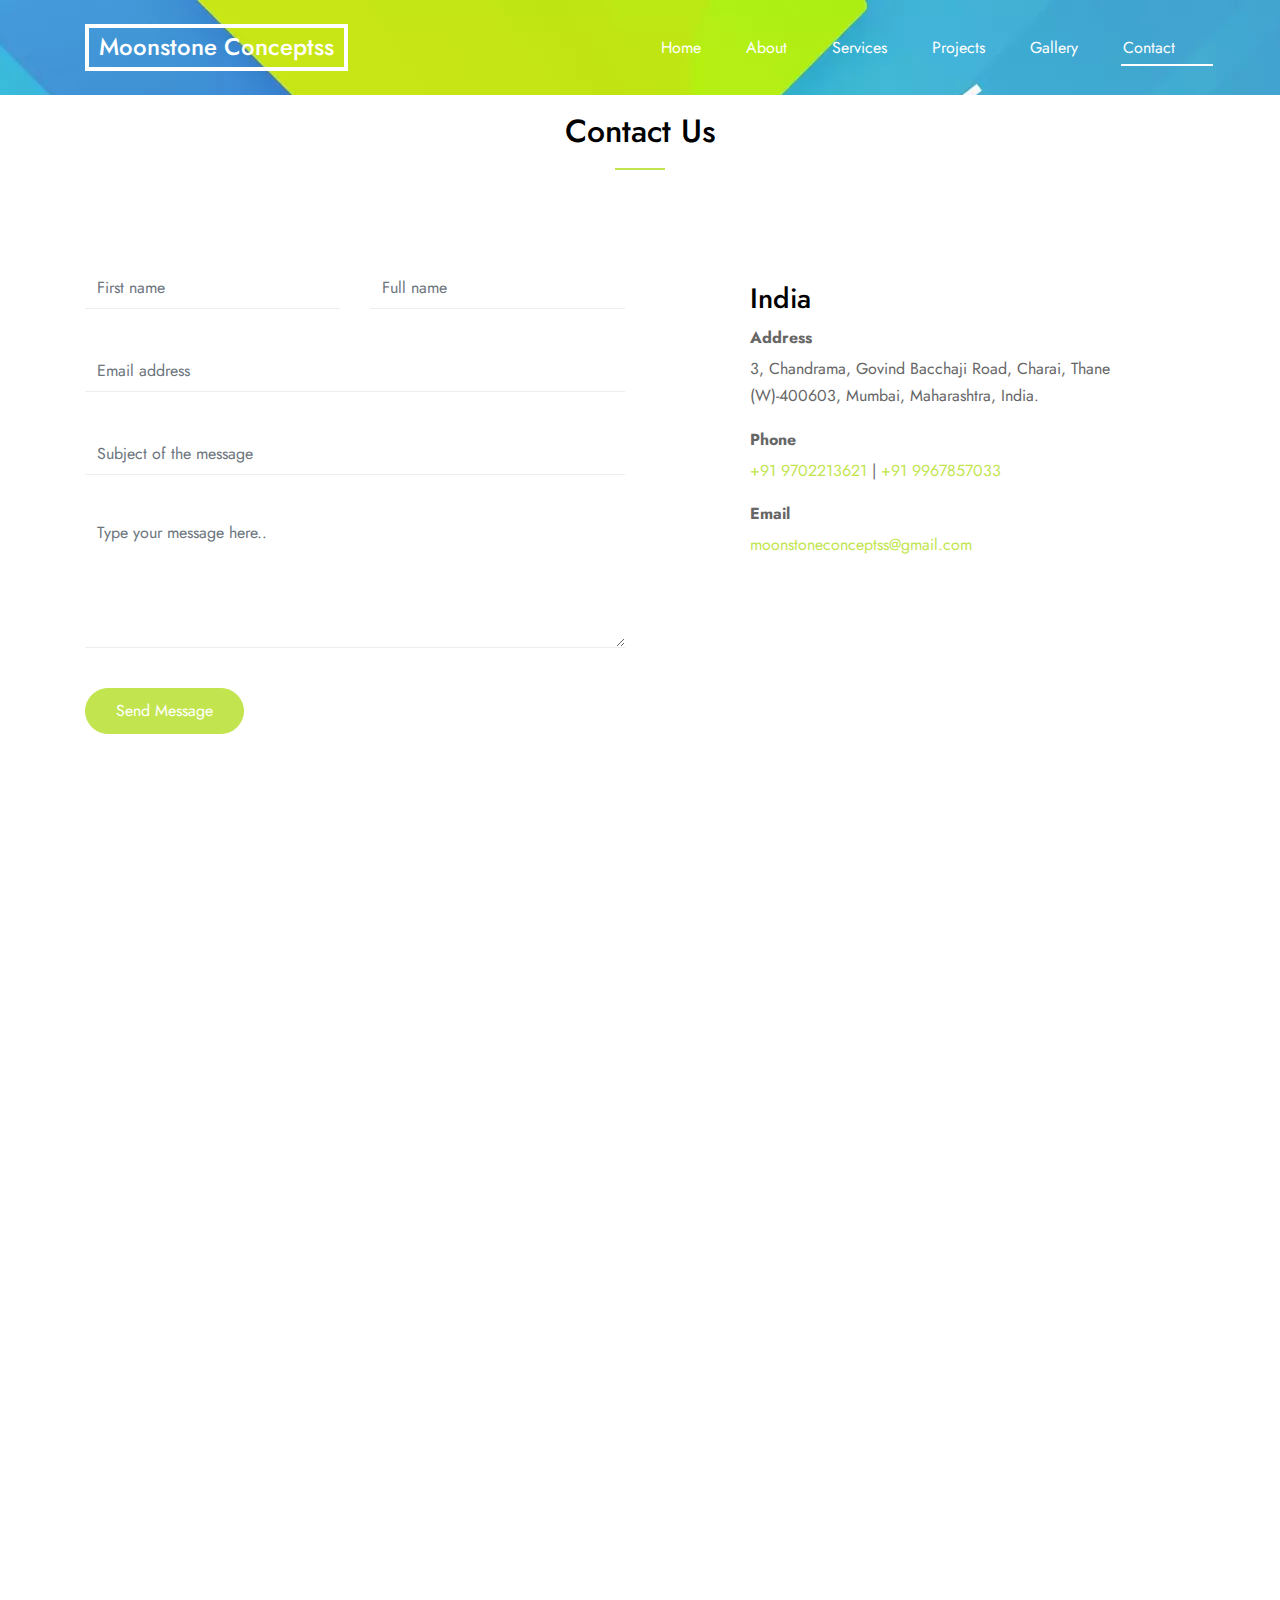
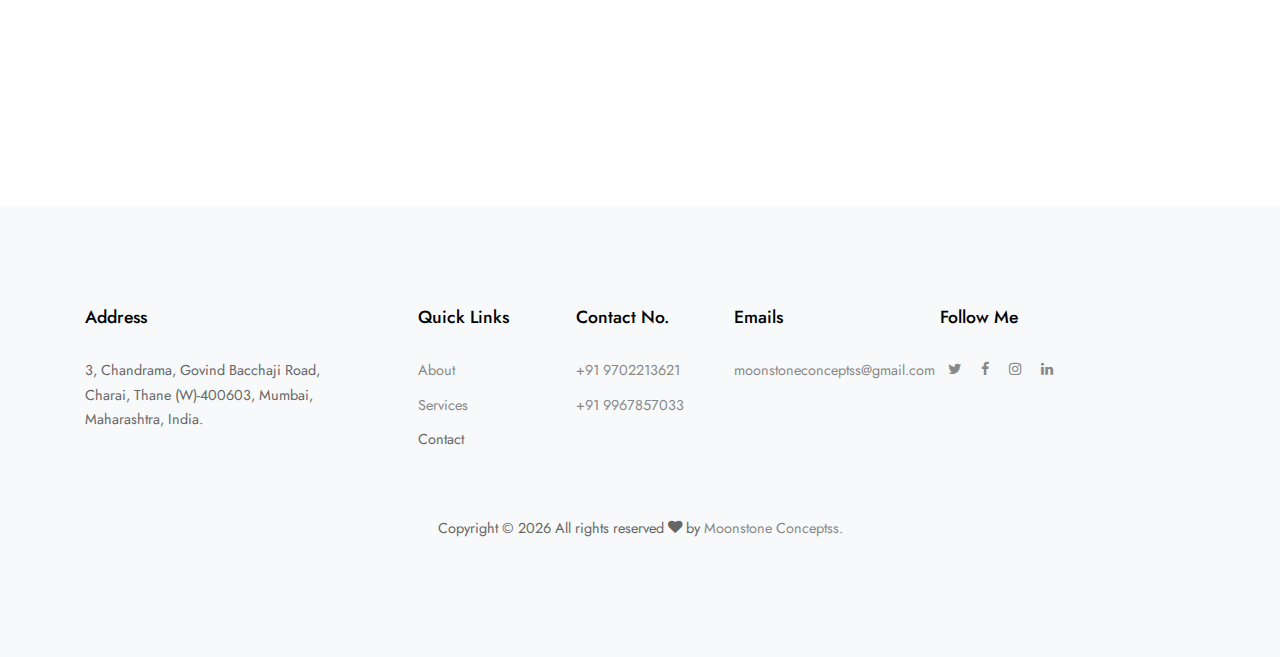
<file: contact-us.html>
<!DOCTYPE html>
<html lang="en">

<head>
    <title>Moonstone Conceptss</title>
    <meta charset="utf-8" />
    <meta name="viewport" content="width=device-width, initial-scale=1, shrink-to-fit=no" />
    <link href="https://fonts.googleapis.com/css2?family=Jost:wght@400;700;900&display=swap" rel="stylesheet" />
    <link rel="stylesheet" href="style.css" />
    <link href="https://unpkg.com/aos@2.3.1/dist/aos.css" rel="stylesheet">
    <link rel="stylesheet" href="./fontawesome.all.min.css">


</head>

<div class="site-mobile-menu site-navbar-target">
    <div class="site-mobile-menu-header">
        <div class="site-mobile-menu-close mt-3">
            <span class="icon-close2 js-menu-toggle"></span>
        </div>
    </div>
    <div class="site-mobile-menu-body"></div>
</div>

<!-- Navbar -->
<header class="site-navbar py-4 js-sticky-header site-navbar-target" role="banner" style="background-image: url(./images/hero_bg_1.jpg) ;">
    <div class="container">
      <div class="row align-items-center justify-content-center">
        <div class="col-4">
          <h1 class="m-0 site-logo"><a href="index.html">Moonstone Conceptss</a></h1>
        </div>
        <div class="col-8">
          <nav class="site-navigation position-relative text-right" role="navigation">
            <ul class="site-menu main-menu js-clone-nav mr-auto d-none d-lg-block">
              <li><a href="./index.html" class="nav-link">Home</a></li>
              <li><a href="./about-us.html" class="nav-link">About</a></li>
              <li>
                <a href="./services.html" class="nav-link">Services</a>
              </li>
              <li>
                <a href="./projects.html" class="nav-link">Projects</a>
              </li>
              <li>
                <a href="./gallery.html" class="nav-link">Gallery</a>
              </li>
              <li>
                <a href="./contact-us.html" class="nav-link active">Contact</a>
              </li>
            </ul>
          </nav>
          <a href="#" class="d-inline-block d-lg-none site-menu-toggle js-menu-toggle float-right"><span
              class="icon-menu h3"></span></a>
        </div>
      </div>
    </div>
  </header>
<!-- Contact Section -->
<section class="site-section" id="contact-section">
    <div class="container">
        <div class="row">
            <div class="col-12 mb-5 position-relative">
                <h2 class="section-title text-center mb-5">Contact Us</h2>
            </div>
        </div>
        <div class="row justify-content-between">
            <div class="col-lg-6">
                <form action="#" class="form">
                    <div class="row mb-4">
                        <div class="form-group col-6">
                            <input type="text" class="form-control" placeholder="First name" />
                        </div>
                        <div class="form-group col-6">
                            <input type="text" class="form-control" placeholder="Full name" />
                        </div>
                    </div>
                    <div class="row mb-4">
                        <div class="form-group col-12">
                            <input type="email" class="form-control" placeholder="Email address" />
                        </div>
                    </div>
                    <div class="row mb-4">
                        <div class="form-group col-12">
                            <input type="text" class="form-control" placeholder="Subject of the message" />
                        </div>
                    </div>
                    <div class="row mb-4">
                        <div class="form-group col-12">
                            <textarea name="" id="" cols="30" rows="5" class="form-control"
                                placeholder="Type your message here.."></textarea>
                        </div>
                    </div>
                    <div class="row">
                        <div class="col-md-6">
                            <input type="submit" class="btn btn-primary" value="Send Message" />
                        </div>
                    </div>
                </form>
            </div>
            <div class="col-lg-5 mt-3">
                <h3>India</h3>
                <ul class="list-unstyled mb-5">
                    <li class="mb-3">
                        <strong class="d-block mb-1">Address</strong>
                        <span>3, Chandrama, Govind Bacchaji Road, Charai, Thane (W)-400603, Mumbai, Maharashtra, India.</span>
                    </li>
                    <li class="mb-3">
                        <strong class="d-block mb-1">Phone</strong>
                            <span><a href="tel:+919702213621">+91 9702213621</a></span> |
                            <span><a href="tel:+919967857033">+91 9967857033</a></span>
                    </li>
                    <li class="mb-3">
                        <strong class="d-block mb-1">Email</strong>
                        <span><a href="mailto:moonstoneconceptss@gmail.com">moonstoneconceptss@gmail.com</a>
                        </span>
                    </li>
                </ul>
            </div>
        </div>
    </div>
</section>


<!-- map -->
<div class="google-maps">
  <iframe src="https://www.google.com/maps/embed?pb=!1m18!1m12!1m3!1d3767.966998703542!2d72.97123751744383!3d19.196643699999996!2m3!1f0!2f0!3f0!3m2!1i1024!2i768!4f13.1!3m3!1m2!1s0x3be7b9233b5affff%3A0x220734659e9aa572!2sMoonstone%20Conceptss!5e0!3m2!1sen!2sin!4v1666940724035!5m2!1sen!2sin" width="600" height="450" style="border:0;" allowfullscreen="" loading="lazy" referrerpolicy="no-referrer-when-downgrade"></iframe>
</div>
  


<!-- Footer Section -->
<footer class="site-section bg-light footer">
    <div class="container">
      <div class="row mb-5">
        <div class="col-md-3">
          <h3 class="footer-title">Address</h3>
          <p>
            <span class="d-inline-block d-md-block">3, Chandrama,
              Govind Bacchaji Road,
              Charai, Thane (W)-400603,
              Mumbai, Maharashtra, India.
          </p>
        </div>
        <div class="col-md-5 mx-auto">
          <div class="row">
            <div class="col-lg-4">
              <h3 class="footer-title">Quick Links</h3>
              <ul class="list-unstyled">
                <li><a href="./about-us.html">About</a></li>
                <li><a href="./projects.html">Services</a></li>
                <li><a href="./contact-us.html"></a>Contact</li>
                
              </ul>
            </div>
            <div class="col-lg-4">
              <h3 class="footer-title">Contact No.</h3>
              <ul class="list-unstyled">
                <li><a href="tel:+919702213621">+91 9702213621</a></li>
                <li><a href="tel:+919967857033">+91 9967857033</a></li>
              </ul>
            </div>
            <div class="col-lg-4">
              <h3 class="footer-title">Emails</h3>
              <ul class="list-unstyled">
                <li><a href="mailto:moonstoneconceptss@gmail.com">moonstoneconceptss@gmail.com</a></li>
              </ul>
            </div>
            
          </div>
        </div>
        <div class="col-md-3">
          <h3 class="footer-title">Follow Me</h3>
          <a href="#" class="social-circle m-2"><span class="icon-twitter"></span></a>
          <a href="#" class="social-circle m-2"><span class="icon-facebook"></span></a>
          <a href="#" class="social-circle m-2"><span class="icon-instagram"></span></a>
          <a href="#" class="social-circle m-2"><span class="icon-linkedin"></span></a>
        </div>
      </div>
      <div class="row">
        <div class="col-12 text-center">
          <p>
            Copyright &copy;
            <script>
              document.write(new Date().getFullYear());
            </script>
            All rights reserved 
            <i class="icon-heart" aria-hidden="true"></i> by
            <a href="http://www.moonstoneconceptss.in" target="_blank">Moonstone Conceptss.</a>
          </p>
        </div>
      </div>
    </div>
  </footer>


<script src="js/jquery-3.3.1.min.js"></script>
<script src="js/jquery-ui.js+popper.min.js.pagespeed.jc.EX-s8Bt7Bv.js"></script>
<script>
    eval(mod_pagespeed_QsSCow0WyJ);
</script>
<script>
    eval(mod_pagespeed_AuEKrLvSdQ);
</script>
<script src="js/bootstrap.min.js"></script>
<script src="js/owl.carousel.min.js+jquery.easing.1.3.js+aos.js.pagespeed.jc.xp26CxVBPW.js"></script>
<script>
    eval(mod_pagespeed_gDTfE4NB3q);
</script>
<script>
    eval(mod_pagespeed_9aYDEoroBv);
</script>
<script>
    eval(mod_pagespeed_xOR_$VeFhT);
</script>
<script src="js/jquery.fancybox.min.js+jquery.sticky.js.pagespeed.jc.5hu4MLknac.js"></script>
<script>
    eval(mod_pagespeed_3ABmRtsnyn);
</script>
<script>
    eval(mod_pagespeed_c5SGAuoWdO);
</script>
<script src="js/isotope.pkgd.min.js+main.js.pagespeed.jc.bGo_Uv6Ynq.js"></script>
<script>
    eval(mod_pagespeed_R8Dg4Fom58);
</script>
<script>
    eval(mod_pagespeed_eZ7_rfrXAQ);
</script>


<script src="./js/fontawesome.all.min.js"></script>
<script src="https://unpkg.com/aos@2.3.1/dist/aos.js"></script>
<script>
    AOS.init();
</script>
</body>

</html>
</file>
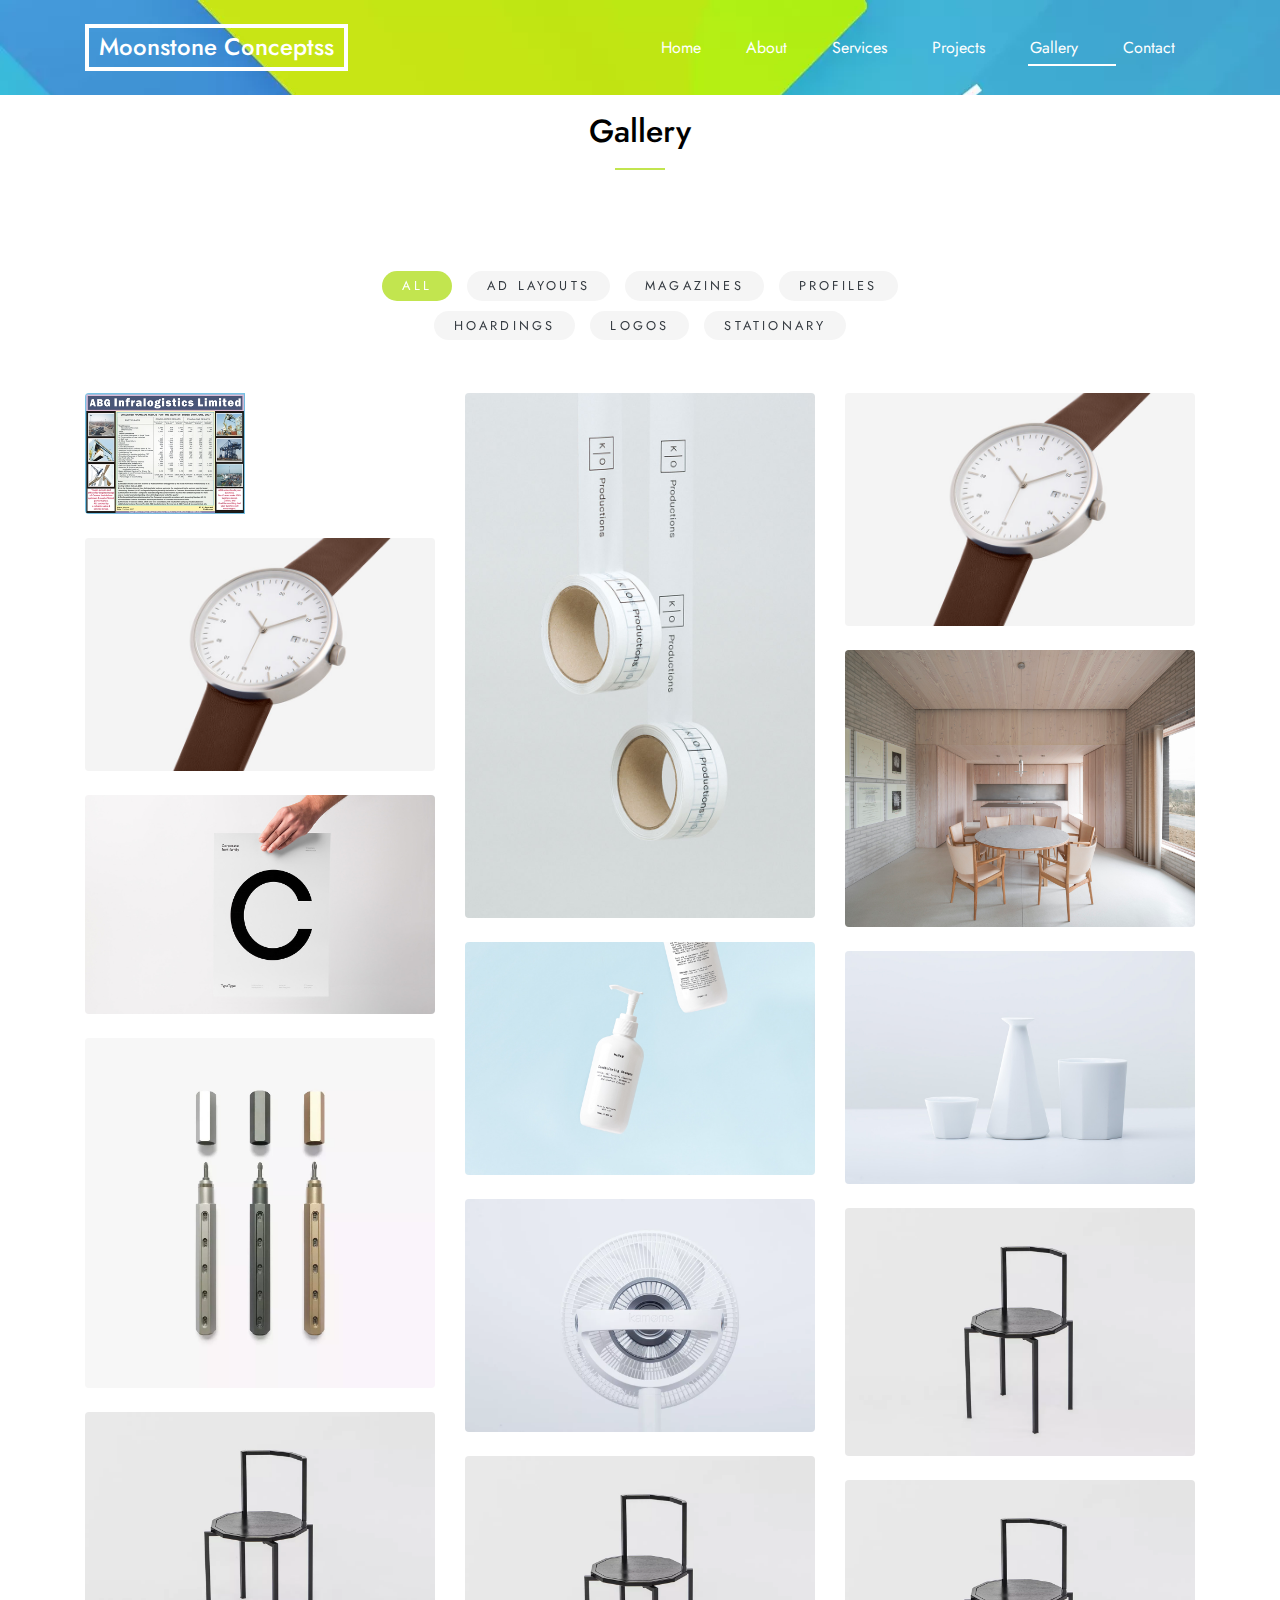
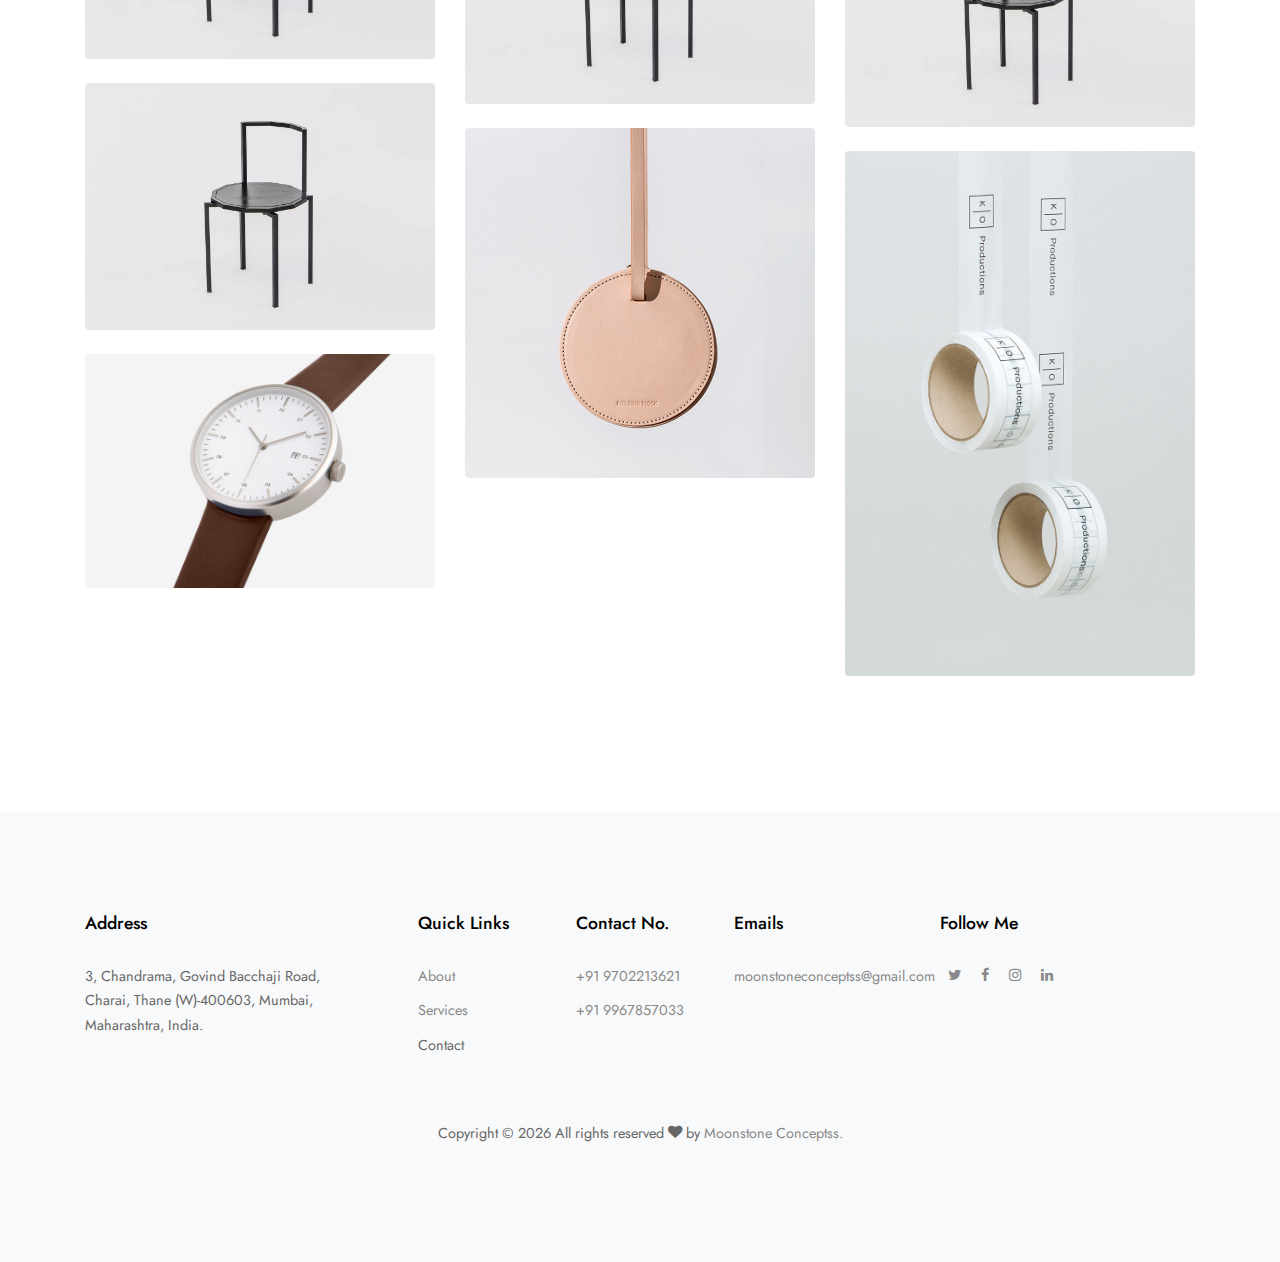
<file: gallery.html>
<!DOCTYPE html>
<html lang="en">

<head>
  <title>Moonstone Conceptss</title>
  <meta charset="utf-8" />
  <meta name="viewport" content="width=device-width, initial-scale=1, shrink-to-fit=no" />
  <link href="https://fonts.googleapis.com/css2?family=Jost:wght@400;700;900&display=swap" rel="stylesheet" />
  <link rel="stylesheet" href="style.css" />
  <link href="https://unpkg.com/aos@2.3.1/dist/aos.css" rel="stylesheet">
  <link rel="stylesheet" href="./fontawesome.all.min.css">


</head>

<div class="site-mobile-menu site-navbar-target">
  <div class="site-mobile-menu-header">
    <div class="site-mobile-menu-close mt-3">
      <span class="icon-close2 js-menu-toggle"></span>
    </div>
  </div>
  <div class="site-mobile-menu-body"></div>
</div>

<!-- Navbar -->
<header class="site-navbar py-4 js-sticky-header site-navbar-target" role="banner"
  style="background: url(./images/hero_bg_1.jpg);">
  <div class="container">
    <div class="row align-items-center justify-content-center">
      <div class="col-4">
        <h1 class="m-0 site-logo"><a href="index.html">Moonstone Conceptss</a></h1>
      </div>
      <div class="col-8">
        <nav class="site-navigation position-relative text-right" role="navigation">
          <ul class="site-menu main-menu js-clone-nav mr-auto d-none d-lg-block">
            <li><a href="./index.html" class="nav-link">Home</a></li>
            <li><a href="./about-us.html" class="nav-link">About</a></li>
            <li>
              <a href="./services.html" class="nav-link">Services</a>
            </li>
            <li>
              <a href="./projects.html" class="nav-link ">Projects</a>
            </li>
            <li>
              <a href="./gallery.html" class="nav-link active">Gallery</a>
            </li>
            <li>
              <a href="./contact-us.html" class="nav-link">Contact</a>
            </li>
          </ul>
        </nav>
        <a href="#" class="d-inline-block d-lg-none site-menu-toggle js-menu-toggle float-right"><span
            class="icon-menu h3"></span></a>
      </div>
    </div>
  </div>
</header>


<!-- Project Section -->
<section class="site-section block__62272" id="projects-section">
  <div class="container">
    <div class="row mb-5">
      <div class="col-12 position-relative">
        <h2 class="section-title text-center mb-5">Gallery</h2>
      </div>
    </div>
    <div class="row justify-content-center mb-5" data-aos="fade">
      <div id="filters" class="filters text-center button-group col-md-7">
        <button class="btn btn-primary active" data-filter="*">
          All
        </button>
        <button class="btn btn-primary" data-filter=".ad-layout">Ad Layouts</button>
        <button class="btn btn-primary" data-filter=".magazines">
          Magazines
        </button>
        <button class="btn btn-primary" data-filter=".profiles">
          Profiles
        </button>
        <button class="btn btn-primary" data-filter=".hoardings">
          Hoardings
        </button>
        <button class="btn btn-primary" data-filter=".logos">
          Logos
        </button>
        <button class="btn btn-primary" data-filter=".stationary">
          Stationary
        </button>
      </div>
    </div>
    <div id="posts" class="row no-gutter">
      <div class="item ad-layout col-6 col-sm-6 col-md-6 col-lg-4 col-xl-4 mb-4">
        <a href="./images/gallery/advertisements/ABG1-lite.png" class="item-wrap fancybox">
          <span class="icon-search2"></span>
          <img class="img-fluid" src="./images/gallery/advertisements/ABG1-lite.png"
            data-pagespeed-url-hash="2003261891" onload="pagespeed.CriticalImages.checkImageForCriticality(this);" />
        </a>
      </div>
      <div class="item profiles col-6 col-sm-6 col-md-6 col-lg-4 col-xl-4 mb-4">
        <a href="images/img_6.jpg" class="item-wrap fancybox">
          <span class="icon-search2"></span>
          <img class="img-fluid" src="images/ximg_6.jpg.pagespeed.ic.aGuqAhaMFQ.webp"
            data-pagespeed-url-hash="2297761812" onload="pagespeed.CriticalImages.checkImageForCriticality(this);" />
        </a>
      </div>
      <div class="item ad-layout col-6 col-sm-6 col-md-6 col-lg-4 col-xl-4 mb-4">
        <a href="images/img_7.jpg" class="item-wrap fancybox">
          <span class="icon-search2"></span>
          <img class="img-fluid" src="images/ximg_7.jpg.pagespeed.ic.68F46ccLQE.webp"
            data-pagespeed-url-hash="2592261733" onload="pagespeed.CriticalImages.checkImageForCriticality(this);" />
        </a>
      </div>
      <div class="item ad-layout col-6 col-sm-6 col-md-6 col-lg-4 col-xl-4 mb-4">
        <a href="images/img_1.jpg" class="item-wrap fancybox">
          <span class="icon-search2"></span>
          <img class="img-fluid" src="images/ximg_1.jpg.pagespeed.ic.68F46ccLQE.webp"
            data-pagespeed-url-hash="825262207" onload="pagespeed.CriticalImages.checkImageForCriticality(this);" />
        </a>
      </div>
      <div class="item ad-layout col-6 col-sm-6 col-md-6 col-lg-4 col-xl-4 mb-4">
        <a href="images/img_2.jpg" class="item-wrap fancybox">
          <span class="icon-search2"></span>
          <img class="img-fluid" src="images/ximg_2.jpg.pagespeed.ic.Er39Y3RiBB.webp"
            data-pagespeed-url-hash="1119762128" onload="pagespeed.CriticalImages.checkImageForCriticality(this);" />
        </a>
      </div>
      <div class="item profiles col-6 col-sm-6 col-md-6 col-lg-4 col-xl-4 mb-4">
        <a href="images/img_3.jpg" class="item-wrap fancybox">
          <span class="icon-search2"></span>
          <img class="img-fluid" src="images/ximg_3.jpg.pagespeed.ic.J5_b11KzNi.webp"
            data-pagespeed-url-hash="1414262049" onload="pagespeed.CriticalImages.checkImageForCriticality(this);" />
        </a>
      </div>
      <div class="item magazines col-6 col-sm-6 col-md-6 col-lg-4 col-xl-4 mb-4">
        <a href="images/img_4.jpg" class="item-wrap fancybox">
          <span class="icon-search2"></span>
          <img class="img-fluid" src="images/ximg_4.jpg.pagespeed.ic.ESNRAm0sYD.webp"
            data-pagespeed-url-hash="1708761970" onload="pagespeed.CriticalImages.checkImageForCriticality(this);" />
        </a>
      </div>
      <div class="item magazines col-6 col-sm-6 col-md-6 col-lg-4 col-xl-4 mb-4">
        <a href="images/img_8.jpg" class="item-wrap fancybox">
          <span class="icon-search2"></span>
          <img class="img-fluid" src="images/ximg_8.jpg.pagespeed.ic.eBmcY-R1D9.webp"
            data-pagespeed-url-hash="2886761654" onload="pagespeed.CriticalImages.checkImageForCriticality(this);" />
        </a>
      </div>
      <div class="item ad-layout col-6 col-sm-6 col-md-6 col-lg-4 col-xl-4 mb-4">
        <a href="images/img_9.jpg" class="item-wrap fancybox">
          <span class="icon-search2"></span>
          <img class="img-fluid" src="images/img_9.jpg" data-pagespeed-url-hash="3181261575"
            onload="pagespeed.CriticalImages.checkImageForCriticality(this);" />
        </a>
      </div>
      <div class="item magazines col-6 col-sm-6 col-md-6 col-lg-4 col-xl-4 mb-4">
        <a href="images/img_10.jpg" class="item-wrap fancybox">
          <span class="icon-search2"></span>
          <img class="img-fluid" src="images/img_10.jpg" data-pagespeed-url-hash="1189179415"
            onload="pagespeed.CriticalImages.checkImageForCriticality(this);" />
        </a>
      </div>
      <div class="item profiles col-6 col-sm-6 col-md-6 col-lg-4 col-xl-4 mb-4">
        <a href="images/img_11.jpg" class="item-wrap fancybox">
          <span class="icon-search2"></span>
          <img class="img-fluid" src="images/img_11.jpg" data-pagespeed-url-hash="1483679336"
            onload="pagespeed.CriticalImages.checkImageForCriticality(this);" />
        </a>
      </div>
      <div class="item hoardings col-6 col-sm-6 col-md-6 col-lg-4 col-xl-4 mb-4">
        <a href="images/img_11.jpg" class="item-wrap fancybox">
          <span class="icon-search2"></span>
          <img class="img-fluid" src="images/img_11.jpg" data-pagespeed-url-hash="1483679336"
            onload="pagespeed.CriticalImages.checkImageForCriticality(this);" />
        </a>
      </div>
      <div class="item hoardings col-6 col-sm-6 col-md-6 col-lg-4 col-xl-4 mb-4">
        <a href="images/img_11.jpg" class="item-wrap fancybox">
          <span class="icon-search2"></span>
          <img class="img-fluid" src="images/img_11.jpg" data-pagespeed-url-hash="1483679336"
            onload="pagespeed.CriticalImages.checkImageForCriticality(this);" />
        </a>
      </div>
      <div class="item logos col-6 col-sm-6 col-md-6 col-lg-4 col-xl-4 mb-4">
        <a href="images/img_11.jpg" class="item-wrap fancybox">
          <span class="icon-search2"></span>
          <img class="img-fluid" src="images/img_11.jpg" data-pagespeed-url-hash="1483679336"
            onload="pagespeed.CriticalImages.checkImageForCriticality(this);" />
        </a>
      </div>
      <div class="item logos col-6 col-sm-6 col-md-6 col-lg-4 col-xl-4 mb-4">
        <a href="images/img_11.jpg" class="item-wrap fancybox">
          <span class="icon-search2"></span>
          <img class="img-fluid" src="images/img_11.jpg" data-pagespeed-url-hash="1483679336"
            onload="pagespeed.CriticalImages.checkImageForCriticality(this);" />
        </a>
      </div>
      <div class="item stationary col-6 col-sm-6 col-md-6 col-lg-4 col-xl-4 mb-4">
        <a href="images/img_5.jpg" class="item-wrap fancybox">
          <span class="icon-search2"></span>
          <img class="img-fluid" src="images/ximg_5.jpg.pagespeed.ic.4A4wDovApN.webp"
            data-pagespeed-url-hash="2003261891" onload="pagespeed.CriticalImages.checkImageForCriticality(this);" />
        </a>
      </div>
      <div class="item stationary col-6 col-sm-6 col-md-6 col-lg-4 col-xl-4 mb-4">
        <a href="images/img_6.jpg" class="item-wrap fancybox">
          <span class="icon-search2"></span>
          <img class="img-fluid" src="images/ximg_6.jpg.pagespeed.ic.aGuqAhaMFQ.webp"
            data-pagespeed-url-hash="2297761812" onload="pagespeed.CriticalImages.checkImageForCriticality(this);" />
        </a>
      </div>
      <div class="item stationary col-6 col-sm-6 col-md-6 col-lg-4 col-xl-4 mb-4">
        <a href="images/img_7.jpg" class="item-wrap fancybox">
          <span class="icon-search2"></span>
          <img class="img-fluid" src="images/ximg_7.jpg.pagespeed.ic.68F46ccLQE.webp"
            data-pagespeed-url-hash="2592261733" onload="pagespeed.CriticalImages.checkImageForCriticality(this);" />
        </a>
      </div>
    </div>
  </div>
</section>



<!-- Footer Section -->
<footer class="site-section bg-light footer">
  <div class="container">
    <div class="row mb-5">
      <div class="col-md-3">
        <h3 class="footer-title">Address</h3>
        <p>
          <span class="d-inline-block d-md-block">3, Chandrama,
            Govind Bacchaji Road,
            Charai, Thane (W)-400603,
            Mumbai, Maharashtra, India.
        </p>
      </div>
      <div class="col-md-5 mx-auto">
        <div class="row">
          <div class="col-lg-4">
            <h3 class="footer-title">Quick Links</h3>
            <ul class="list-unstyled">
              <li><a href="./about-us.html">About</a></li>
              <li><a href="./projects.html">Services</a></li>
              <li><a href="./contact-us.html"></a>Contact</li>

            </ul>
          </div>
          <div class="col-lg-4">
            <h3 class="footer-title">Contact No.</h3>
            <ul class="list-unstyled">
              <li><a href="tel:+919702213621">+91 9702213621</a></li>
              <li><a href="tel:+919967857033">+91 9967857033</a></li>
            </ul>
          </div>
          <div class="col-lg-4">
            <h3 class="footer-title">Emails</h3>
            <ul class="list-unstyled">
              <li><a href="mailto:moonstoneconceptss@gmail.com">moonstoneconceptss@gmail.com</a></li>
            </ul>
          </div>

        </div>
      </div>
      <div class="col-md-3">
        <h3 class="footer-title">Follow Me</h3>
        <a href="#" class="social-circle m-2"><span class="icon-twitter"></span></a>
        <a href="#" class="social-circle m-2"><span class="icon-facebook"></span></a>
        <a href="#" class="social-circle m-2"><span class="icon-instagram"></span></a>
        <a href="#" class="social-circle m-2"><span class="icon-linkedin"></span></a>
      </div>
    </div>
    <div class="row">
      <div class="col-12 text-center">
        <p>
          Copyright &copy;
          <script>
            document.write(new Date().getFullYear());
          </script>
          All rights reserved
          <i class="icon-heart" aria-hidden="true"></i> by
          <a href="http://www.moonstoneconceptss.in" target="_blank">Moonstone Conceptss.</a>
        </p>
      </div>
    </div>
  </div>
</footer>


<script src="js/jquery-3.3.1.min.js"></script>
<script src="js/jquery-ui.js+popper.min.js.pagespeed.jc.EX-s8Bt7Bv.js"></script>
<script>
  eval(mod_pagespeed_QsSCow0WyJ);
</script>
<script>
  eval(mod_pagespeed_AuEKrLvSdQ);
</script>
<script src="js/bootstrap.min.js"></script>
<script src="js/owl.carousel.min.js+jquery.easing.1.3.js+aos.js.pagespeed.jc.xp26CxVBPW.js"></script>
<script>
  eval(mod_pagespeed_gDTfE4NB3q);
</script>
<script>
  eval(mod_pagespeed_9aYDEoroBv);
</script>
<script>
  eval(mod_pagespeed_xOR_$VeFhT);
</script>
<script src="js/jquery.fancybox.min.js+jquery.sticky.js.pagespeed.jc.5hu4MLknac.js"></script>
<script>
  eval(mod_pagespeed_3ABmRtsnyn);
</script>
<script>
  eval(mod_pagespeed_c5SGAuoWdO);
</script>
<script src="js/isotope.pkgd.min.js+main.js.pagespeed.jc.bGo_Uv6Ynq.js"></script>
<script>
  eval(mod_pagespeed_R8Dg4Fom58);
</script>
<script>
  eval(mod_pagespeed_eZ7_rfrXAQ);
</script>


<script src="./js/fontawesome.all.min.js"></script>
<script src="https://unpkg.com/aos@2.3.1/dist/aos.js"></script>
<script>
  AOS.init();
</script>
</body>

</html>
</file>
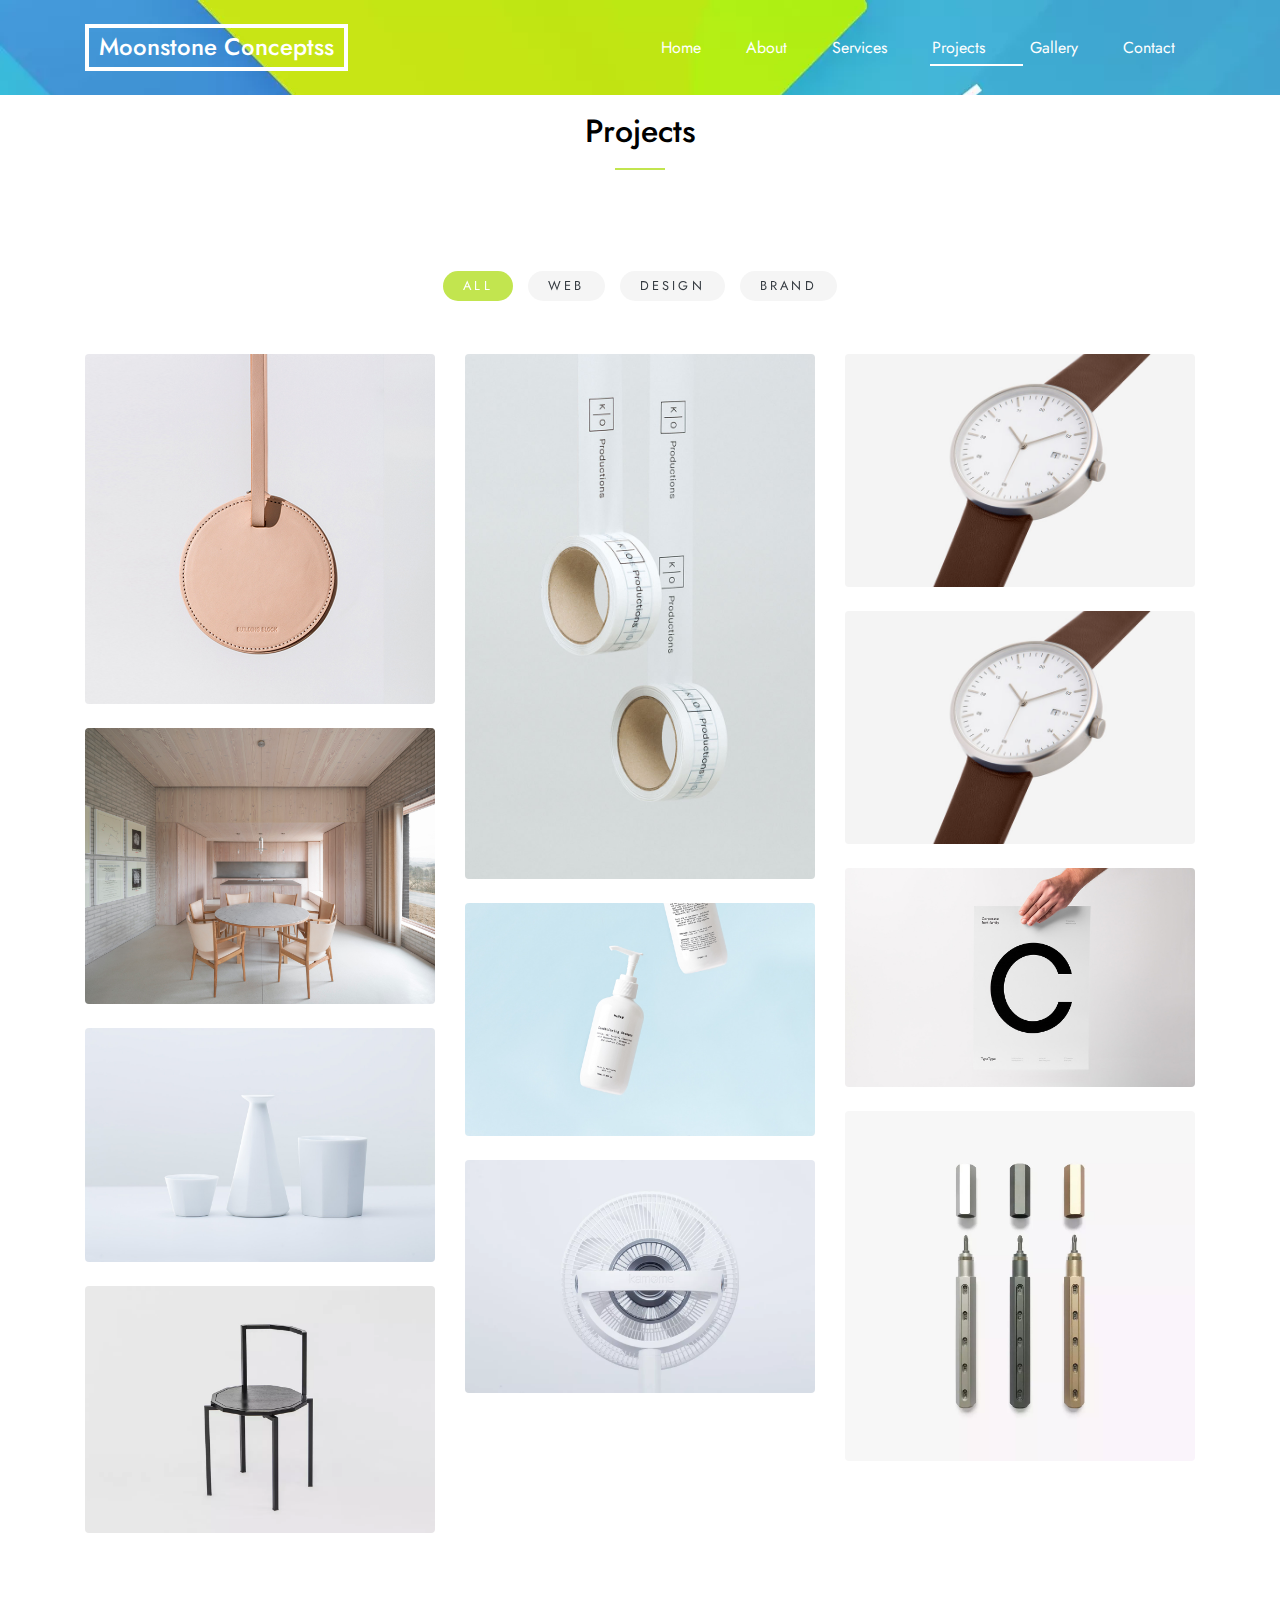
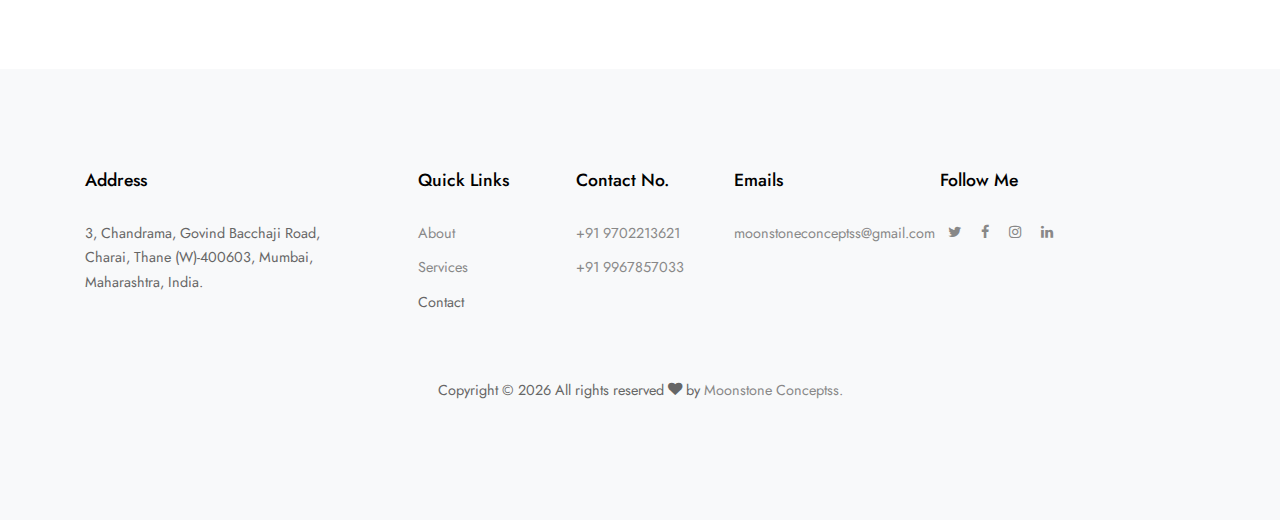
<file: projects.html>
<!DOCTYPE html>
<html lang="en">

<head>
    <title>Moonstone Conceptss</title>
    <meta charset="utf-8" />
    <meta name="viewport" content="width=device-width, initial-scale=1, shrink-to-fit=no" />
    <link href="https://fonts.googleapis.com/css2?family=Jost:wght@400;700;900&display=swap" rel="stylesheet" />
    <link rel="stylesheet" href="style.css" />
    <link href="https://unpkg.com/aos@2.3.1/dist/aos.css" rel="stylesheet">
    <link rel="stylesheet" href="./fontawesome.all.min.css">


</head>

<div class="site-mobile-menu site-navbar-target">
    <div class="site-mobile-menu-header">
        <div class="site-mobile-menu-close mt-3">
            <span class="icon-close2 js-menu-toggle"></span>
        </div>
    </div>
    <div class="site-mobile-menu-body"></div>
</div>

<!-- Navbar -->
<header class="site-navbar py-4 js-sticky-header site-navbar-target" role="banner" style="background-image: url(./images/hero_bg_1.jpg) ;">
  <div class="container">
    <div class="row align-items-center justify-content-center">
      <div class="col-4">
        <h1 class="m-0 site-logo"><a href="index.html">Moonstone Conceptss</a></h1>
      </div>
      <div class="col-8">
        <nav class="site-navigation position-relative text-right" role="navigation">
          <ul class="site-menu main-menu js-clone-nav mr-auto d-none d-lg-block">
            <li><a href="./index.html" class="nav-link">Home</a></li>
            <li><a href="./about-us.html" class="nav-link">About</a></li>
            <li>
              <a href="./services.html" class="nav-link">Services</a>
            </li>
            <li>
              <a href="./projects.html" class="nav-link active">Projects</a>
            </li>
            <li>
              <a href="./gallery.html" class="nav-link">Gallery</a>
            </li>
            <li>
              <a href="./contact-us.html" class="nav-link">Contact</a>
            </li>
          </ul>
        </nav>
        <a href="#" class="d-inline-block d-lg-none site-menu-toggle js-menu-toggle float-right"><span
            class="icon-menu h3"></span></a>
      </div>
    </div>
  </div>
</header>


  <!-- Project Section -->
  <section class="site-section block__62272" id="projects-section">
    <div class="container">
      <div class="row mb-5">
        <div class="col-12 position-relative">
          <h2 class="section-title text-center mb-5">Projects</h2>
        </div>
      </div>
      <div class="row justify-content-center mb-5" data-aos="fade">
        <div id="filters" class="filters text-center button-group col-md-7">
          <button class="btn btn-primary active" data-filter="*">
            All
          </button>
          <button class="btn btn-primary" data-filter=".web">Web</button>
          <button class="btn btn-primary" data-filter=".design">
            Design
          </button>
          <button class="btn btn-primary" data-filter=".brand">
            Brand
          </button>
        </div>
      </div>
      <div id="posts" class="row no-gutter">
        <div class="item web col-6 col-sm-6 col-md-6 col-lg-4 col-xl-4 mb-4">
          <a href="images/img_5.jpg" class="item-wrap fancybox">
            <span class="icon-search2"></span>
            <img class="img-fluid" src="images/ximg_5.jpg.pagespeed.ic.4A4wDovApN.webp"
              data-pagespeed-url-hash="2003261891"
              onload="pagespeed.CriticalImages.checkImageForCriticality(this);" />
          </a>
        </div>
        <div class="item brand col-6 col-sm-6 col-md-6 col-lg-4 col-xl-4 mb-4">
          <a href="images/img_6.jpg" class="item-wrap fancybox">
            <span class="icon-search2"></span>
            <img class="img-fluid" src="images/ximg_6.jpg.pagespeed.ic.aGuqAhaMFQ.webp"
              data-pagespeed-url-hash="2297761812"
              onload="pagespeed.CriticalImages.checkImageForCriticality(this);" />
          </a>
        </div>
        <div class="item web col-6 col-sm-6 col-md-6 col-lg-4 col-xl-4 mb-4">
          <a href="images/img_7.jpg" class="item-wrap fancybox">
            <span class="icon-search2"></span>
            <img class="img-fluid" src="images/ximg_7.jpg.pagespeed.ic.68F46ccLQE.webp"
              data-pagespeed-url-hash="2592261733"
              onload="pagespeed.CriticalImages.checkImageForCriticality(this);" />
          </a>
        </div>
        <div class="item web col-6 col-sm-6 col-md-6 col-lg-4 col-xl-4 mb-4">
          <a href="images/img_1.jpg" class="item-wrap fancybox">
            <span class="icon-search2"></span>
            <img class="img-fluid" src="images/ximg_1.jpg.pagespeed.ic.68F46ccLQE.webp"
              data-pagespeed-url-hash="825262207" onload="pagespeed.CriticalImages.checkImageForCriticality(this);" />
          </a>
        </div>
        <div class="item web col-6 col-sm-6 col-md-6 col-lg-4 col-xl-4 mb-4">
          <a href="images/img_2.jpg" class="item-wrap fancybox">
            <span class="icon-search2"></span>
            <img class="img-fluid" src="images/ximg_2.jpg.pagespeed.ic.Er39Y3RiBB.webp"
              data-pagespeed-url-hash="1119762128"
              onload="pagespeed.CriticalImages.checkImageForCriticality(this);" />
          </a>
        </div>
        <div class="item brand col-6 col-sm-6 col-md-6 col-lg-4 col-xl-4 mb-4">
          <a href="images/img_3.jpg" class="item-wrap fancybox">
            <span class="icon-search2"></span>
            <img class="img-fluid" src="images/ximg_3.jpg.pagespeed.ic.J5_b11KzNi.webp"
              data-pagespeed-url-hash="1414262049"
              onload="pagespeed.CriticalImages.checkImageForCriticality(this);" />
          </a>
        </div>
        <div class="item design col-6 col-sm-6 col-md-6 col-lg-4 col-xl-4 mb-4">
          <a href="images/img_4.jpg" class="item-wrap fancybox">
            <span class="icon-search2"></span>
            <img class="img-fluid" src="images/ximg_4.jpg.pagespeed.ic.ESNRAm0sYD.webp"
              data-pagespeed-url-hash="1708761970"
              onload="pagespeed.CriticalImages.checkImageForCriticality(this);" />
          </a>
        </div>
        <div class="item design col-6 col-sm-6 col-md-6 col-lg-4 col-xl-4 mb-4">
          <a href="images/img_8.jpg" class="item-wrap fancybox">
            <span class="icon-search2"></span>
            <img class="img-fluid" src="images/ximg_8.jpg.pagespeed.ic.eBmcY-R1D9.webp"
              data-pagespeed-url-hash="2886761654"
              onload="pagespeed.CriticalImages.checkImageForCriticality(this);" />
          </a>
        </div>
        <div class="item web col-6 col-sm-6 col-md-6 col-lg-4 col-xl-4 mb-4">
          <a href="images/img_9.jpg" class="item-wrap fancybox">
            <span class="icon-search2"></span>
            <img class="img-fluid" src="images/img_9.jpg" data-pagespeed-url-hash="3181261575"
              onload="pagespeed.CriticalImages.checkImageForCriticality(this);" />
          </a>
        </div>
        <div class="item design col-6 col-sm-6 col-md-6 col-lg-4 col-xl-4 mb-4">
          <a href="images/img_10.jpg" class="item-wrap fancybox">
            <span class="icon-search2"></span>
            <img class="img-fluid" src="images/img_10.jpg" data-pagespeed-url-hash="1189179415"
              onload="pagespeed.CriticalImages.checkImageForCriticality(this);" />
          </a>
        </div>
        <div class="item brand col-6 col-sm-6 col-md-6 col-lg-4 col-xl-4 mb-4">
          <a href="images/img_11.jpg" class="item-wrap fancybox">
            <span class="icon-search2"></span>
            <img class="img-fluid" src="images/img_11.jpg" data-pagespeed-url-hash="1483679336"
              onload="pagespeed.CriticalImages.checkImageForCriticality(this);" />
          </a>
        </div>
      </div>
    </div>
  </section>



<!-- Footer Section -->
  <footer class="site-section bg-light footer">
    <div class="container">
      <div class="row mb-5">
        <div class="col-md-3">
          <h3 class="footer-title">Address</h3>
          <p>
            <span class="d-inline-block d-md-block">3, Chandrama,
              Govind Bacchaji Road,
              Charai, Thane (W)-400603,
              Mumbai, Maharashtra, India.
          </p>
        </div>
        <div class="col-md-5 mx-auto">
          <div class="row">
            <div class="col-lg-4">
              <h3 class="footer-title">Quick Links</h3>
              <ul class="list-unstyled">
                <li><a href="./about-us.html">About</a></li>
                <li><a href="./projects.html">Services</a></li>
                <li><a href="./contact-us.html"></a>Contact</li>
                
              </ul>
            </div>
            <div class="col-lg-4">
              <h3 class="footer-title">Contact No.</h3>
              <ul class="list-unstyled">
                <li><a href="tel:+919702213621">+91 9702213621</a></li>
                <li><a href="tel:+919967857033">+91 9967857033</a></li>
              </ul>
            </div>
            <div class="col-lg-4">
              <h3 class="footer-title">Emails</h3>
              <ul class="list-unstyled">
                <li><a href="mailto:moonstoneconceptss@gmail.com">moonstoneconceptss@gmail.com</a></li>
              </ul>
            </div>
            
          </div>
        </div>
        <div class="col-md-3">
          <h3 class="footer-title">Follow Me</h3>
          <a href="#" class="social-circle m-2"><span class="icon-twitter"></span></a>
          <a href="#" class="social-circle m-2"><span class="icon-facebook"></span></a>
          <a href="#" class="social-circle m-2"><span class="icon-instagram"></span></a>
          <a href="#" class="social-circle m-2"><span class="icon-linkedin"></span></a>
        </div>
      </div>
      <div class="row">
        <div class="col-12 text-center">
          <p>
            Copyright &copy;
            <script>
              document.write(new Date().getFullYear());
            </script>
            All rights reserved 
            <i class="icon-heart" aria-hidden="true"></i> by
            <a href="http://www.moonstoneconceptss.in" target="_blank">Moonstone Conceptss.</a>
          </p>
        </div>
      </div>
    </div>
  </footer>


<script src="js/jquery-3.3.1.min.js"></script>
<script src="js/jquery-ui.js+popper.min.js.pagespeed.jc.EX-s8Bt7Bv.js"></script>
<script>
    eval(mod_pagespeed_QsSCow0WyJ);
</script>
<script>
    eval(mod_pagespeed_AuEKrLvSdQ);
</script>
<script src="js/bootstrap.min.js"></script>
<script src="js/owl.carousel.min.js+jquery.easing.1.3.js+aos.js.pagespeed.jc.xp26CxVBPW.js"></script>
<script>
    eval(mod_pagespeed_gDTfE4NB3q);
</script>
<script>
    eval(mod_pagespeed_9aYDEoroBv);
</script>
<script>
    eval(mod_pagespeed_xOR_$VeFhT);
</script>
<script src="js/jquery.fancybox.min.js+jquery.sticky.js.pagespeed.jc.5hu4MLknac.js"></script>
<script>
    eval(mod_pagespeed_3ABmRtsnyn);
</script>
<script>
    eval(mod_pagespeed_c5SGAuoWdO);
</script>
<script src="js/isotope.pkgd.min.js+main.js.pagespeed.jc.bGo_Uv6Ynq.js"></script>
<script>
    eval(mod_pagespeed_R8Dg4Fom58);
</script>
<script>
    eval(mod_pagespeed_eZ7_rfrXAQ);
</script>


<script src="./js/fontawesome.all.min.js"></script>
<script src="https://unpkg.com/aos@2.3.1/dist/aos.js"></script>
<script>
    AOS.init();
</script>
</body>

</html>
</file>
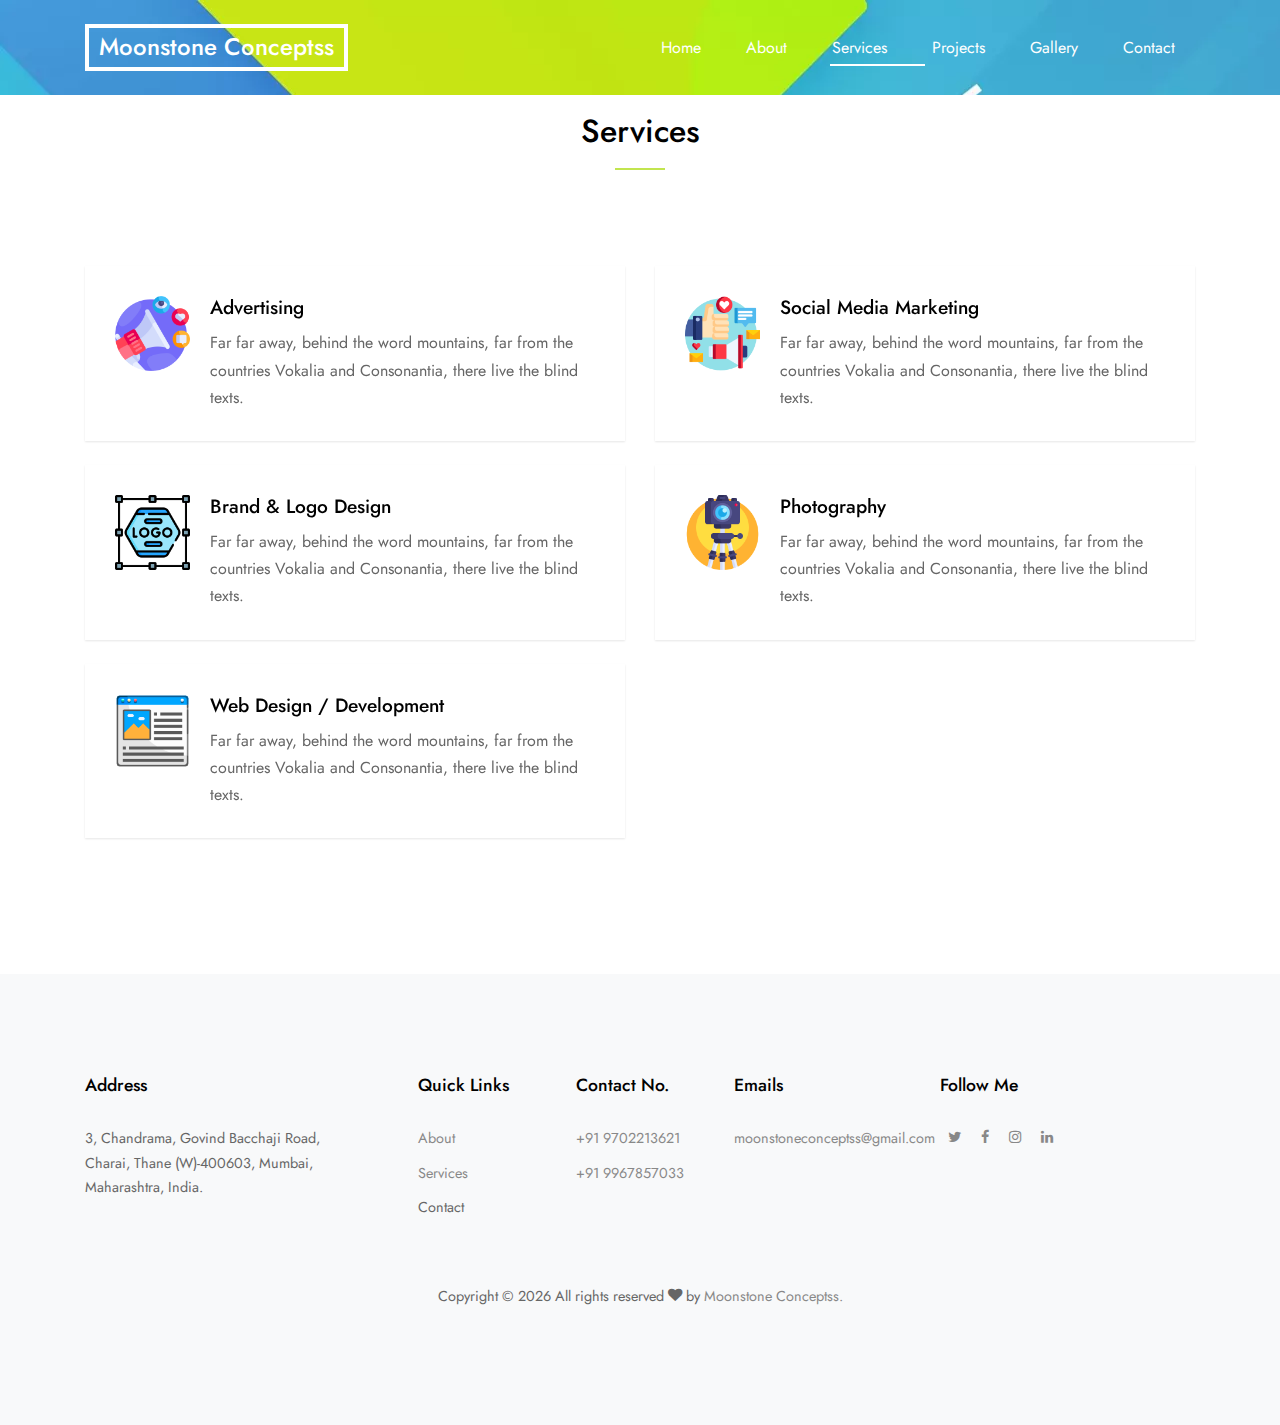
<file: services.html>
<!DOCTYPE html>
<html lang="en">

<head>
    <title>Moonstone Conceptss</title>
    <meta charset="utf-8" />
    <meta name="viewport" content="width=device-width, initial-scale=1, shrink-to-fit=no" />
    <link href="https://fonts.googleapis.com/css2?family=Jost:wght@400;700;900&display=swap" rel="stylesheet" />
    <link rel="stylesheet" href="style.css" />
    <link href="https://unpkg.com/aos@2.3.1/dist/aos.css" rel="stylesheet">
    <link rel="stylesheet" href="./fontawesome.all.min.css">


</head>

<div class="site-mobile-menu site-navbar-target">
    <div class="site-mobile-menu-header">
        <div class="site-mobile-menu-close mt-3">
            <span class="icon-close2 js-menu-toggle"></span>
        </div>
    </div>
    <div class="site-mobile-menu-body"></div>
</div>

<!-- Navbar -->
<header class="site-navbar py-4 js-sticky-header site-navbar-target" role="banner" style="background-image: url(./images/hero_bg_1.jpg) ;">
  <div class="container">
    <div class="row align-items-center justify-content-center">
      <div class="col-4">
        <h1 class="m-0 site-logo"><a href="index.html">Moonstone Conceptss</a></h1>
      </div>
      <div class="col-8">
        <nav class="site-navigation position-relative text-right" role="navigation">
          <ul class="site-menu main-menu js-clone-nav mr-auto d-none d-lg-block">
            <li><a href="./index.html" class="nav-link">Home</a></li>
            <li><a href="./about-us.html" class="nav-link">About</a></li>
            <li>
              <a href="./services.html" class="nav-link active">Services</a>
            </li>
            <li>
              <a href="./projects.html" class="nav-link">Projects</a>
            </li>
            <li>
              <a href="./gallery.html" class="nav-link">Gallery</a>
            </li>
            <li>
              <a href="./contact-us.html" class="nav-link">Contact</a>
            </li>
          </ul>
        </nav>
        <a href="#" class="d-inline-block d-lg-none site-menu-toggle js-menu-toggle float-right"><span
            class="icon-menu h3"></span></a>
      </div>
    </div>
  </div>
</header>


<!-- Service Section -->
<div class="site-section" id="services-section">
  <div class="container">
    <div class="row">
      <div class="col-12 mb-5 position-relative">
        <h2 class="section-title text-center mb-5">Services</h2>
      </div>
      <div class="col-md-6 mb-4" data-aos="fade-up" data-aos-delay="">
        <div class="service d-flex h-100">
          <div class="svg-icon">
            <img src="images/flaticon/svg/social-media.png" alt="Image" class="img-fluid"
              data-pagespeed-url-hash="2977503718"
              onload="pagespeed.CriticalImages.checkImageForCriticality(this);" />
          </div>
          <div class="service-about">
            <h3>Advertising</h3>
            <p>
              Far far away, behind the word mountains, far from the
              countries Vokalia and Consonantia, there live the blind
              texts.
            </p>
          </div>
        </div>
      </div>
      <div class="col-md-6 mb-4" data-aos="fade-up" data-aos-delay="100">
        <div class="service d-flex h-100">
          <div class="svg-icon">
            <img src="images/flaticon/svg/digital-campaign.png" alt="Image" class="img-fluid"
              data-pagespeed-url-hash="3588231091"
              onload="pagespeed.CriticalImages.checkImageForCriticality(this);" />
          </div>
          <div class="service-about">
            <h3>Social Media Marketing</h3>
            <p>
              Far far away, behind the word mountains, far from the
              countries Vokalia and Consonantia, there live the blind
              texts.
            </p>
          </div>
        </div>
      </div>
      <div class="col-md-6 mb-4" data-aos="fade-up" data-aos-delay="">
        <div class="service d-flex h-100">
          <div class="svg-icon">
            <img src="images/flaticon/svg/logo.png" alt="Image" class="img-fluid"
              data-pagespeed-url-hash="3610460810"
              onload="pagespeed.CriticalImages.checkImageForCriticality(this);" />
          </div>
          <div class="service-about">
            <h3>Brand &amp; Logo Design</h3>
            <p>
              Far far away, behind the word mountains, far from the
              countries Vokalia and Consonantia, there live the blind
              texts.
            </p>
          </div>
        </div>
      </div>
      <div class="col-md-6 mb-4" data-aos="fade-up" data-aos-delay="100">
        <div class="service d-flex h-100">
          <div class="svg-icon">
            <img src="images/flaticon/svg/tripod.png" alt="Image" class="img-fluid"
              data-pagespeed-url-hash="4243417902"
              onload="pagespeed.CriticalImages.checkImageForCriticality(this);" />
          </div>
          <div class="service-about">
            <h3>Photography</h3>
            <p>
              Far far away, behind the word mountains, far from the
              countries Vokalia and Consonantia, there live the blind
              texts.
            </p>
          </div>
        </div>
      </div>
      
      <div class="col-md-6 mb-4" data-aos="fade-up" data-aos-delay="100">
        <div class="service d-flex h-100">
          <div class="svg-icon">
            <img src="images/flaticon/svg/browser.png" alt="Image" class="img-fluid"
              data-pagespeed-url-hash="3568259898"
              onload="pagespeed.CriticalImages.checkImageForCriticality(this);" />
          </div>
          <div class="service-about">
            <h3>Web Design / Development</h3>
            <p>
              Far far away, behind the word mountains, far from the
              countries Vokalia and Consonantia, there live the blind
              texts.
            </p>
          </div>
        </div>
      </div>
    </div>
  </div>
</div>



<!-- Footer Section -->
<footer class="site-section bg-light footer">
    <div class="container">
      <div class="row mb-5">
        <div class="col-md-3">
          <h3 class="footer-title">Address</h3>
          <p>
            <span class="d-inline-block d-md-block">3, Chandrama,
              Govind Bacchaji Road,
              Charai, Thane (W)-400603,
              Mumbai, Maharashtra, India.
          </p>
        </div>
        <div class="col-md-5 mx-auto">
          <div class="row">
            <div class="col-lg-4">
              <h3 class="footer-title">Quick Links</h3>
              <ul class="list-unstyled">
                <li><a href="./about-us.html">About</a></li>
                <li><a href="./projects.html">Services</a></li>
                <li><a href="./contact-us.html"></a>Contact</li>
                
              </ul>
            </div>
            <div class="col-lg-4">
              <h3 class="footer-title">Contact No.</h3>
              <ul class="list-unstyled">
                <li><a href="tel:+919702213621">+91 9702213621</a></li>
                <li><a href="tel:+919967857033">+91 9967857033</a></li>
              </ul>
            </div>
            <div class="col-lg-4">
              <h3 class="footer-title">Emails</h3>
              <ul class="list-unstyled">
                <li><a href="mailto:moonstoneconceptss@gmail.com">moonstoneconceptss@gmail.com</a></li>
              </ul>
            </div>
            
          </div>
        </div>
        <div class="col-md-3">
          <h3 class="footer-title">Follow Me</h3>
          <a href="#" class="social-circle m-2"><span class="icon-twitter"></span></a>
          <a href="#" class="social-circle m-2"><span class="icon-facebook"></span></a>
          <a href="#" class="social-circle m-2"><span class="icon-instagram"></span></a>
          <a href="#" class="social-circle m-2"><span class="icon-linkedin"></span></a>
        </div>
      </div>
      <div class="row">
        <div class="col-12 text-center">
          <p>
            Copyright &copy;
            <script>
              document.write(new Date().getFullYear());
            </script>
            All rights reserved 
            <i class="icon-heart" aria-hidden="true"></i> by
            <a href="http://www.moonstoneconceptss.in" target="_blank">Moonstone Conceptss.</a>
          </p>
        </div>
      </div>
    </div>
  </footer>


<script src="js/jquery-3.3.1.min.js"></script>
<script src="js/jquery-ui.js+popper.min.js.pagespeed.jc.EX-s8Bt7Bv.js"></script>
<script>
    eval(mod_pagespeed_QsSCow0WyJ);
</script>
<script>
    eval(mod_pagespeed_AuEKrLvSdQ);
</script>
<script src="js/bootstrap.min.js"></script>
<script src="js/owl.carousel.min.js+jquery.easing.1.3.js+aos.js.pagespeed.jc.xp26CxVBPW.js"></script>
<script>
    eval(mod_pagespeed_gDTfE4NB3q);
</script>
<script>
    eval(mod_pagespeed_9aYDEoroBv);
</script>
<script>
    eval(mod_pagespeed_xOR_$VeFhT);
</script>
<script src="js/jquery.fancybox.min.js+jquery.sticky.js.pagespeed.jc.5hu4MLknac.js"></script>
<script>
    eval(mod_pagespeed_3ABmRtsnyn);
</script>
<script>
    eval(mod_pagespeed_c5SGAuoWdO);
</script>
<script src="js/isotope.pkgd.min.js+main.js.pagespeed.jc.bGo_Uv6Ynq.js"></script>
<script>
    eval(mod_pagespeed_R8Dg4Fom58);
</script>
<script>
    eval(mod_pagespeed_eZ7_rfrXAQ);
</script>


<script src="./js/fontawesome.all.min.js"></script>
<script src="https://unpkg.com/aos@2.3.1/dist/aos.js"></script>
<script>
    AOS.init();
</script>
</body>

</html>
</file>
<file: style.css>
@font-face {
  font-family: 'icomoon';
  src: url('fonts/icomoon/fonts/icomoon.eot?10si43');
  src: url('fonts/icomoon/fonts/icomoon.eot?10si43#iefix') format('embedded-opentype'),
    url('fonts/icomoon/fonts/icomoon.ttf?10si43') format('truetype'),
    url('fonts/icomoon/fonts/icomoon.woff?10si43') format('woff'),
    url('fonts/icomoon/fonts/icomoon.svg?10si43#icomoon') format('svg');
  font-weight: normal;
  font-style: normal;
}

[class^="icon-"],
[class*=" icon-"] {
  /* use !important to prevent issues with browser extensions that change fonts */
  font-family: 'icomoon' !important;
  speak: none;
  font-style: normal;
  font-weight: normal;
  font-variant: normal;
  text-transform: none;
  line-height: 1;

  /* Better Font Rendering =========== */
  -webkit-font-smoothing: antialiased;
  -moz-osx-font-smoothing: grayscale;
}

.icon-asterisk:before {
  content: "\f069";
}

.icon-plus:before {
  content: "\f067";
}

.icon-question:before {
  content: "\f128";
}

.icon-minus:before {
  content: "\f068";
}

.icon-glass:before {
  content: "\f000";
}

.icon-music:before {
  content: "\f001";
}

.icon-search:before {
  content: "\f002";
}

.icon-envelope-o:before {
  content: "\f003";
}

.icon-heart:before {
  content: "\f004";
}

.icon-star:before {
  content: "\f005";
}

.icon-star-o:before {
  content: "\f006";
}

.icon-user:before {
  content: "\f007";
}

.icon-film:before {
  content: "\f008";
}

.icon-th-large:before {
  content: "\f009";
}

.icon-th:before {
  content: "\f00a";
}

.icon-th-list:before {
  content: "\f00b";
}

.icon-check:before {
  content: "\f00c";
}

.icon-close:before {
  content: "\f00d";
}

.icon-remove:before {
  content: "\f00d";
}

.icon-times:before {
  content: "\f00d";
}

.icon-search-plus:before {
  content: "\f00e";
}

.icon-search-minus:before {
  content: "\f010";
}

.icon-power-off:before {
  content: "\f011";
}

.icon-signal:before {
  content: "\f012";
}

.icon-cog:before {
  content: "\f013";
}

.icon-gear:before {
  content: "\f013";
}

.icon-trash-o:before {
  content: "\f014";
}

.icon-home:before {
  content: "\f015";
}

.icon-file-o:before {
  content: "\f016";
}

.icon-clock-o:before {
  content: "\f017";
}

.icon-road:before {
  content: "\f018";
}

.icon-download:before {
  content: "\f019";
}

.icon-arrow-circle-o-down:before {
  content: "\f01a";
}

.icon-arrow-circle-o-up:before {
  content: "\f01b";
}

.icon-inbox:before {
  content: "\f01c";
}

.icon-play-circle-o:before {
  content: "\f01d";
}

.icon-repeat:before {
  content: "\f01e";
}

.icon-rotate-right:before {
  content: "\f01e";
}

.icon-refresh:before {
  content: "\f021";
}

.icon-list-alt:before {
  content: "\f022";
}

.icon-lock:before {
  content: "\f023";
}

.icon-flag:before {
  content: "\f024";
}

.icon-headphones:before {
  content: "\f025";
}

.icon-volume-off:before {
  content: "\f026";
}

.icon-volume-down:before {
  content: "\f027";
}

.icon-volume-up:before {
  content: "\f028";
}

.icon-qrcode:before {
  content: "\f029";
}

.icon-barcode:before {
  content: "\f02a";
}

.icon-tag:before {
  content: "\f02b";
}

.icon-tags:before {
  content: "\f02c";
}

.icon-book:before {
  content: "\f02d";
}

.icon-bookmark:before {
  content: "\f02e";
}

.icon-print:before {
  content: "\f02f";
}

.icon-camera:before {
  content: "\f030";
}

.icon-font:before {
  content: "\f031";
}

.icon-bold:before {
  content: "\f032";
}

.icon-italic:before {
  content: "\f033";
}

.icon-text-height:before {
  content: "\f034";
}

.icon-text-width:before {
  content: "\f035";
}

.icon-align-left:before {
  content: "\f036";
}

.icon-align-center:before {
  content: "\f037";
}

.icon-align-right:before {
  content: "\f038";
}

.icon-align-justify:before {
  content: "\f039";
}

.icon-list:before {
  content: "\f03a";
}

.icon-dedent:before {
  content: "\f03b";
}

.icon-outdent:before {
  content: "\f03b";
}

.icon-indent:before {
  content: "\f03c";
}

.icon-video-camera:before {
  content: "\f03d";
}

.icon-image:before {
  content: "\f03e";
}

.icon-photo:before {
  content: "\f03e";
}

.icon-picture-o:before {
  content: "\f03e";
}

.icon-pencil:before {
  content: "\f040";
}

.icon-map-marker:before {
  content: "\f041";
}

.icon-adjust:before {
  content: "\f042";
}

.icon-tint:before {
  content: "\f043";
}

.icon-edit:before {
  content: "\f044";
}

.icon-pencil-square-o:before {
  content: "\f044";
}

.icon-share-square-o:before {
  content: "\f045";
}

.icon-check-square-o:before {
  content: "\f046";
}

.icon-arrows:before {
  content: "\f047";
}

.icon-step-backward:before {
  content: "\f048";
}

.icon-fast-backward:before {
  content: "\f049";
}

.icon-backward:before {
  content: "\f04a";
}

.icon-play:before {
  content: "\f04b";
}

.icon-pause:before {
  content: "\f04c";
}

.icon-stop:before {
  content: "\f04d";
}

.icon-forward:before {
  content: "\f04e";
}

.icon-fast-forward:before {
  content: "\f050";
}

.icon-step-forward:before {
  content: "\f051";
}

.icon-eject:before {
  content: "\f052";
}

.icon-chevron-left:before {
  content: "\f053";
}

.icon-chevron-right:before {
  content: "\f054";
}

.icon-plus-circle:before {
  content: "\f055";
}

.icon-minus-circle:before {
  content: "\f056";
}

.icon-times-circle:before {
  content: "\f057";
}

.icon-check-circle:before {
  content: "\f058";
}

.icon-question-circle:before {
  content: "\f059";
}

.icon-info-circle:before {
  content: "\f05a";
}

.icon-crosshairs:before {
  content: "\f05b";
}

.icon-times-circle-o:before {
  content: "\f05c";
}

.icon-check-circle-o:before {
  content: "\f05d";
}

.icon-ban:before {
  content: "\f05e";
}

.icon-arrow-left:before {
  content: "\f060";
}

.icon-arrow-right:before {
  content: "\f061";
}

.icon-arrow-up:before {
  content: "\f062";
}

.icon-arrow-down:before {
  content: "\f063";
}

.icon-mail-forward:before {
  content: "\f064";
}

.icon-share:before {
  content: "\f064";
}

.icon-expand:before {
  content: "\f065";
}

.icon-compress:before {
  content: "\f066";
}

.icon-exclamation-circle:before {
  content: "\f06a";
}

.icon-gift:before {
  content: "\f06b";
}

.icon-leaf:before {
  content: "\f06c";
}

.icon-fire:before {
  content: "\f06d";
}

.icon-eye:before {
  content: "\f06e";
}

.icon-eye-slash:before {
  content: "\f070";
}

.icon-exclamation-triangle:before {
  content: "\f071";
}

.icon-warning:before {
  content: "\f071";
}

.icon-plane:before {
  content: "\f072";
}

.icon-calendar:before {
  content: "\f073";
}

.icon-random:before {
  content: "\f074";
}

.icon-comment:before {
  content: "\f075";
}

.icon-magnet:before {
  content: "\f076";
}

.icon-chevron-up:before {
  content: "\f077";
}

.icon-chevron-down:before {
  content: "\f078";
}

.icon-retweet:before {
  content: "\f079";
}

.icon-shopping-cart:before {
  content: "\f07a";
}

.icon-folder:before {
  content: "\f07b";
}

.icon-folder-open:before {
  content: "\f07c";
}

.icon-arrows-v:before {
  content: "\f07d";
}

.icon-arrows-h:before {
  content: "\f07e";
}

.icon-bar-chart:before {
  content: "\f080";
}

.icon-bar-chart-o:before {
  content: "\f080";
}

.icon-twitter-square:before {
  content: "\f081";
}

.icon-facebook-square:before {
  content: "\f082";
}

.icon-camera-retro:before {
  content: "\f083";
}

.icon-key:before {
  content: "\f084";
}

.icon-cogs:before {
  content: "\f085";
}

.icon-gears:before {
  content: "\f085";
}

.icon-comments:before {
  content: "\f086";
}

.icon-thumbs-o-up:before {
  content: "\f087";
}

.icon-thumbs-o-down:before {
  content: "\f088";
}

.icon-star-half:before {
  content: "\f089";
}

.icon-heart-o:before {
  content: "\f08a";
}

.icon-sign-out:before {
  content: "\f08b";
}

.icon-linkedin-square:before {
  content: "\f08c";
}

.icon-thumb-tack:before {
  content: "\f08d";
}

.icon-external-link:before {
  content: "\f08e";
}

.icon-sign-in:before {
  content: "\f090";
}

.icon-trophy:before {
  content: "\f091";
}

.icon-github-square:before {
  content: "\f092";
}

.icon-upload:before {
  content: "\f093";
}

.icon-lemon-o:before {
  content: "\f094";
}

.icon-phone:before {
  content: "\f095";
}

.icon-square-o:before {
  content: "\f096";
}

.icon-bookmark-o:before {
  content: "\f097";
}

.icon-phone-square:before {
  content: "\f098";
}

.icon-twitter:before {
  content: "\f099";
}

.icon-facebook:before {
  content: "\f09a";
}

.icon-facebook-f:before {
  content: "\f09a";
}

.icon-github:before {
  content: "\f09b";
}

.icon-unlock:before {
  content: "\f09c";
}

.icon-credit-card:before {
  content: "\f09d";
}

.icon-feed:before {
  content: "\f09e";
}

.icon-rss:before {
  content: "\f09e";
}

.icon-hdd-o:before {
  content: "\f0a0";
}

.icon-bullhorn:before {
  content: "\f0a1";
}

.icon-bell-o:before {
  content: "\f0a2";
}

.icon-certificate:before {
  content: "\f0a3";
}

.icon-hand-o-right:before {
  content: "\f0a4";
}

.icon-hand-o-left:before {
  content: "\f0a5";
}

.icon-hand-o-up:before {
  content: "\f0a6";
}

.icon-hand-o-down:before {
  content: "\f0a7";
}

.icon-arrow-circle-left:before {
  content: "\f0a8";
}

.icon-arrow-circle-right:before {
  content: "\f0a9";
}

.icon-arrow-circle-up:before {
  content: "\f0aa";
}

.icon-arrow-circle-down:before {
  content: "\f0ab";
}

.icon-globe:before {
  content: "\f0ac";
}

.icon-wrench:before {
  content: "\f0ad";
}

.icon-tasks:before {
  content: "\f0ae";
}

.icon-filter:before {
  content: "\f0b0";
}

.icon-briefcase:before {
  content: "\f0b1";
}

.icon-arrows-alt:before {
  content: "\f0b2";
}

.icon-group:before {
  content: "\f0c0";
}

.icon-users:before {
  content: "\f0c0";
}

.icon-chain:before {
  content: "\f0c1";
}

.icon-link:before {
  content: "\f0c1";
}

.icon-cloud:before {
  content: "\f0c2";
}

.icon-flask:before {
  content: "\f0c3";
}

.icon-cut:before {
  content: "\f0c4";
}

.icon-scissors:before {
  content: "\f0c4";
}

.icon-copy:before {
  content: "\f0c5";
}

.icon-files-o:before {
  content: "\f0c5";
}

.icon-paperclip:before {
  content: "\f0c6";
}

.icon-floppy-o:before {
  content: "\f0c7";
}

.icon-save:before {
  content: "\f0c7";
}

.icon-square:before {
  content: "\f0c8";
}

.icon-bars:before {
  content: "\f0c9";
}

.icon-navicon:before {
  content: "\f0c9";
}

.icon-reorder:before {
  content: "\f0c9";
}

.icon-list-ul:before {
  content: "\f0ca";
}

.icon-list-ol:before {
  content: "\f0cb";
}

.icon-strikethrough:before {
  content: "\f0cc";
}

.icon-underline:before {
  content: "\f0cd";
}

.icon-table:before {
  content: "\f0ce";
}

.icon-magic:before {
  content: "\f0d0";
}

.icon-truck:before {
  content: "\f0d1";
}

.icon-pinterest:before {
  content: "\f0d2";
}

.icon-pinterest-square:before {
  content: "\f0d3";
}

.icon-google-plus-square:before {
  content: "\f0d4";
}

.icon-google-plus:before {
  content: "\f0d5";
}

.icon-money:before {
  content: "\f0d6";
}

.icon-caret-down:before {
  content: "\f0d7";
}

.icon-caret-up:before {
  content: "\f0d8";
}

.icon-caret-left:before {
  content: "\f0d9";
}

.icon-caret-right:before {
  content: "\f0da";
}

.icon-columns:before {
  content: "\f0db";
}

.icon-sort:before {
  content: "\f0dc";
}

.icon-unsorted:before {
  content: "\f0dc";
}

.icon-sort-desc:before {
  content: "\f0dd";
}

.icon-sort-down:before {
  content: "\f0dd";
}

.icon-sort-asc:before {
  content: "\f0de";
}

.icon-sort-up:before {
  content: "\f0de";
}

.icon-envelope:before {
  content: "\f0e0";
}

.icon-linkedin:before {
  content: "\f0e1";
}

.icon-rotate-left:before {
  content: "\f0e2";
}

.icon-undo:before {
  content: "\f0e2";
}

.icon-gavel:before {
  content: "\f0e3";
}

.icon-legal:before {
  content: "\f0e3";
}

.icon-dashboard:before {
  content: "\f0e4";
}

.icon-tachometer:before {
  content: "\f0e4";
}

.icon-comment-o:before {
  content: "\f0e5";
}

.icon-comments-o:before {
  content: "\f0e6";
}

.icon-bolt:before {
  content: "\f0e7";
}

.icon-flash:before {
  content: "\f0e7";
}

.icon-sitemap:before {
  content: "\f0e8";
}

.icon-umbrella:before {
  content: "\f0e9";
}

.icon-clipboard:before {
  content: "\f0ea";
}

.icon-paste:before {
  content: "\f0ea";
}

.icon-lightbulb-o:before {
  content: "\f0eb";
}

.icon-exchange:before {
  content: "\f0ec";
}

.icon-cloud-download:before {
  content: "\f0ed";
}

.icon-cloud-upload:before {
  content: "\f0ee";
}

.icon-user-md:before {
  content: "\f0f0";
}

.icon-stethoscope:before {
  content: "\f0f1";
}

.icon-suitcase:before {
  content: "\f0f2";
}

.icon-bell:before {
  content: "\f0f3";
}

.icon-coffee:before {
  content: "\f0f4";
}

.icon-cutlery:before {
  content: "\f0f5";
}

.icon-file-text-o:before {
  content: "\f0f6";
}

.icon-building-o:before {
  content: "\f0f7";
}

.icon-hospital-o:before {
  content: "\f0f8";
}

.icon-ambulance:before {
  content: "\f0f9";
}

.icon-medkit:before {
  content: "\f0fa";
}

.icon-fighter-jet:before {
  content: "\f0fb";
}

.icon-beer:before {
  content: "\f0fc";
}

.icon-h-square:before {
  content: "\f0fd";
}

.icon-plus-square:before {
  content: "\f0fe";
}

.icon-angle-double-left:before {
  content: "\f100";
}

.icon-angle-double-right:before {
  content: "\f101";
}

.icon-angle-double-up:before {
  content: "\f102";
}

.icon-angle-double-down:before {
  content: "\f103";
}

.icon-angle-left:before {
  content: "\f104";
}

.icon-angle-right:before {
  content: "\f105";
}

.icon-angle-up:before {
  content: "\f106";
}

.icon-angle-down:before {
  content: "\f107";
}

.icon-desktop:before {
  content: "\f108";
}

.icon-laptop:before {
  content: "\f109";
}

.icon-tablet:before {
  content: "\f10a";
}

.icon-mobile:before {
  content: "\f10b";
}

.icon-mobile-phone:before {
  content: "\f10b";
}

.icon-circle-o:before {
  content: "\f10c";
}

.icon-quote-left:before {
  content: "\f10d";
}

.icon-quote-right:before {
  content: "\f10e";
}

.icon-spinner:before {
  content: "\f110";
}

.icon-circle:before {
  content: "\f111";
}

.icon-mail-reply:before {
  content: "\f112";
}

.icon-reply:before {
  content: "\f112";
}

.icon-github-alt:before {
  content: "\f113";
}

.icon-folder-o:before {
  content: "\f114";
}

.icon-folder-open-o:before {
  content: "\f115";
}

.icon-smile-o:before {
  content: "\f118";
}

.icon-frown-o:before {
  content: "\f119";
}

.icon-meh-o:before {
  content: "\f11a";
}

.icon-gamepad:before {
  content: "\f11b";
}

.icon-keyboard-o:before {
  content: "\f11c";
}

.icon-flag-o:before {
  content: "\f11d";
}

.icon-flag-checkered:before {
  content: "\f11e";
}

.icon-terminal:before {
  content: "\f120";
}

.icon-code:before {
  content: "\f121";
}

.icon-mail-reply-all:before {
  content: "\f122";
}

.icon-reply-all:before {
  content: "\f122";
}

.icon-star-half-empty:before {
  content: "\f123";
}

.icon-star-half-full:before {
  content: "\f123";
}

.icon-star-half-o:before {
  content: "\f123";
}

.icon-location-arrow:before {
  content: "\f124";
}

.icon-crop:before {
  content: "\f125";
}

.icon-code-fork:before {
  content: "\f126";
}

.icon-chain-broken:before {
  content: "\f127";
}

.icon-unlink:before {
  content: "\f127";
}

.icon-info:before {
  content: "\f129";
}

.icon-exclamation:before {
  content: "\f12a";
}

.icon-superscript:before {
  content: "\f12b";
}

.icon-subscript:before {
  content: "\f12c";
}

.icon-eraser:before {
  content: "\f12d";
}

.icon-puzzle-piece:before {
  content: "\f12e";
}

.icon-microphone:before {
  content: "\f130";
}

.icon-microphone-slash:before {
  content: "\f131";
}

.icon-shield:before {
  content: "\f132";
}

.icon-calendar-o:before {
  content: "\f133";
}

.icon-fire-extinguisher:before {
  content: "\f134";
}

.icon-rocket:before {
  content: "\f135";
}

.icon-maxcdn:before {
  content: "\f136";
}

.icon-chevron-circle-left:before {
  content: "\f137";
}

.icon-chevron-circle-right:before {
  content: "\f138";
}

.icon-chevron-circle-up:before {
  content: "\f139";
}

.icon-chevron-circle-down:before {
  content: "\f13a";
}

.icon-html5:before {
  content: "\f13b";
}

.icon-css3:before {
  content: "\f13c";
}

.icon-anchor:before {
  content: "\f13d";
}

.icon-unlock-alt:before {
  content: "\f13e";
}

.icon-bullseye:before {
  content: "\f140";
}

.icon-ellipsis-h:before {
  content: "\f141";
}

.icon-ellipsis-v:before {
  content: "\f142";
}

.icon-rss-square:before {
  content: "\f143";
}

.icon-play-circle:before {
  content: "\f144";
}

.icon-ticket:before {
  content: "\f145";
}

.icon-minus-square:before {
  content: "\f146";
}

.icon-minus-square-o:before {
  content: "\f147";
}

.icon-level-up:before {
  content: "\f148";
}

.icon-level-down:before {
  content: "\f149";
}

.icon-check-square:before {
  content: "\f14a";
}

.icon-pencil-square:before {
  content: "\f14b";
}

.icon-external-link-square:before {
  content: "\f14c";
}

.icon-share-square:before {
  content: "\f14d";
}

.icon-compass:before {
  content: "\f14e";
}

.icon-caret-square-o-down:before {
  content: "\f150";
}

.icon-toggle-down:before {
  content: "\f150";
}

.icon-caret-square-o-up:before {
  content: "\f151";
}

.icon-toggle-up:before {
  content: "\f151";
}

.icon-caret-square-o-right:before {
  content: "\f152";
}

.icon-toggle-right:before {
  content: "\f152";
}

.icon-eur:before {
  content: "\f153";
}

.icon-euro:before {
  content: "\f153";
}

.icon-gbp:before {
  content: "\f154";
}

.icon-dollar:before {
  content: "\f155";
}

.icon-usd:before {
  content: "\f155";
}

.icon-inr:before {
  content: "\f156";
}

.icon-rupee:before {
  content: "\f156";
}

.icon-cny:before {
  content: "\f157";
}

.icon-jpy:before {
  content: "\f157";
}

.icon-rmb:before {
  content: "\f157";
}

.icon-yen:before {
  content: "\f157";
}

.icon-rouble:before {
  content: "\f158";
}

.icon-rub:before {
  content: "\f158";
}

.icon-ruble:before {
  content: "\f158";
}

.icon-krw:before {
  content: "\f159";
}

.icon-won:before {
  content: "\f159";
}

.icon-bitcoin:before {
  content: "\f15a";
}

.icon-btc:before {
  content: "\f15a";
}

.icon-file:before {
  content: "\f15b";
}

.icon-file-text:before {
  content: "\f15c";
}

.icon-sort-alpha-asc:before {
  content: "\f15d";
}

.icon-sort-alpha-desc:before {
  content: "\f15e";
}

.icon-sort-amount-asc:before {
  content: "\f160";
}

.icon-sort-amount-desc:before {
  content: "\f161";
}

.icon-sort-numeric-asc:before {
  content: "\f162";
}

.icon-sort-numeric-desc:before {
  content: "\f163";
}

.icon-thumbs-up:before {
  content: "\f164";
}

.icon-thumbs-down:before {
  content: "\f165";
}

.icon-youtube-square:before {
  content: "\f166";
}

.icon-youtube:before {
  content: "\f167";
}

.icon-xing:before {
  content: "\f168";
}

.icon-xing-square:before {
  content: "\f169";
}

.icon-youtube-play:before {
  content: "\f16a";
}

.icon-dropbox:before {
  content: "\f16b";
}

.icon-stack-overflow:before {
  content: "\f16c";
}

.icon-instagram:before {
  content: "\f16d";
}

.icon-flickr:before {
  content: "\f16e";
}

.icon-adn:before {
  content: "\f170";
}

.icon-bitbucket:before {
  content: "\f171";
}

.icon-bitbucket-square:before {
  content: "\f172";
}

.icon-tumblr:before {
  content: "\f173";
}

.icon-tumblr-square:before {
  content: "\f174";
}

.icon-long-arrow-down:before {
  content: "\f175";
}

.icon-long-arrow-up:before {
  content: "\f176";
}

.icon-long-arrow-left:before {
  content: "\f177";
}

.icon-long-arrow-right:before {
  content: "\f178";
}

.icon-apple:before {
  content: "\f179";
}

.icon-windows:before {
  content: "\f17a";
}

.icon-android:before {
  content: "\f17b";
}

.icon-linux:before {
  content: "\f17c";
}

.icon-dribbble:before {
  content: "\f17d";
}

.icon-skype:before {
  content: "\f17e";
}

.icon-foursquare:before {
  content: "\f180";
}

.icon-trello:before {
  content: "\f181";
}

.icon-female:before {
  content: "\f182";
}

.icon-male:before {
  content: "\f183";
}

.icon-gittip:before {
  content: "\f184";
}

.icon-gratipay:before {
  content: "\f184";
}

.icon-sun-o:before {
  content: "\f185";
}

.icon-moon-o:before {
  content: "\f186";
}

.icon-archive:before {
  content: "\f187";
}

.icon-bug:before {
  content: "\f188";
}

.icon-vk:before {
  content: "\f189";
}

.icon-weibo:before {
  content: "\f18a";
}

.icon-renren:before {
  content: "\f18b";
}

.icon-pagelines:before {
  content: "\f18c";
}

.icon-stack-exchange:before {
  content: "\f18d";
}

.icon-arrow-circle-o-right:before {
  content: "\f18e";
}

.icon-arrow-circle-o-left:before {
  content: "\f190";
}

.icon-caret-square-o-left:before {
  content: "\f191";
}

.icon-toggle-left:before {
  content: "\f191";
}

.icon-dot-circle-o:before {
  content: "\f192";
}

.icon-wheelchair:before {
  content: "\f193";
}

.icon-vimeo-square:before {
  content: "\f194";
}

.icon-try:before {
  content: "\f195";
}

.icon-turkish-lira:before {
  content: "\f195";
}

.icon-plus-square-o:before {
  content: "\f196";
}

.icon-space-shuttle:before {
  content: "\f197";
}

.icon-slack:before {
  content: "\f198";
}

.icon-envelope-square:before {
  content: "\f199";
}

.icon-wordpress:before {
  content: "\f19a";
}

.icon-openid:before {
  content: "\f19b";
}

.icon-bank:before {
  content: "\f19c";
}

.icon-institution:before {
  content: "\f19c";
}

.icon-university:before {
  content: "\f19c";
}

.icon-graduation-cap:before {
  content: "\f19d";
}

.icon-mortar-board:before {
  content: "\f19d";
}

.icon-yahoo:before {
  content: "\f19e";
}

.icon-google:before {
  content: "\f1a0";
}

.icon-reddit:before {
  content: "\f1a1";
}

.icon-reddit-square:before {
  content: "\f1a2";
}

.icon-stumbleupon-circle:before {
  content: "\f1a3";
}

.icon-stumbleupon:before {
  content: "\f1a4";
}

.icon-delicious:before {
  content: "\f1a5";
}

.icon-digg:before {
  content: "\f1a6";
}

.icon-pied-piper-pp:before {
  content: "\f1a7";
}

.icon-pied-piper-alt:before {
  content: "\f1a8";
}

.icon-drupal:before {
  content: "\f1a9";
}

.icon-joomla:before {
  content: "\f1aa";
}

.icon-language:before {
  content: "\f1ab";
}

.icon-fax:before {
  content: "\f1ac";
}

.icon-building:before {
  content: "\f1ad";
}

.icon-child:before {
  content: "\f1ae";
}

.icon-paw:before {
  content: "\f1b0";
}

.icon-spoon:before {
  content: "\f1b1";
}

.icon-cube:before {
  content: "\f1b2";
}

.icon-cubes:before {
  content: "\f1b3";
}

.icon-behance:before {
  content: "\f1b4";
}

.icon-behance-square:before {
  content: "\f1b5";
}

.icon-steam:before {
  content: "\f1b6";
}

.icon-steam-square:before {
  content: "\f1b7";
}

.icon-recycle:before {
  content: "\f1b8";
}

.icon-automobile:before {
  content: "\f1b9";
}

.icon-car:before {
  content: "\f1b9";
}

.icon-cab:before {
  content: "\f1ba";
}

.icon-taxi:before {
  content: "\f1ba";
}

.icon-tree:before {
  content: "\f1bb";
}

.icon-spotify:before {
  content: "\f1bc";
}

.icon-deviantart:before {
  content: "\f1bd";
}

.icon-soundcloud:before {
  content: "\f1be";
}

.icon-database:before {
  content: "\f1c0";
}

.icon-file-pdf-o:before {
  content: "\f1c1";
}

.icon-file-word-o:before {
  content: "\f1c2";
}

.icon-file-excel-o:before {
  content: "\f1c3";
}

.icon-file-powerpoint-o:before {
  content: "\f1c4";
}

.icon-file-image-o:before {
  content: "\f1c5";
}

.icon-file-photo-o:before {
  content: "\f1c5";
}

.icon-file-picture-o:before {
  content: "\f1c5";
}

.icon-file-archive-o:before {
  content: "\f1c6";
}

.icon-file-zip-o:before {
  content: "\f1c6";
}

.icon-file-audio-o:before {
  content: "\f1c7";
}

.icon-file-sound-o:before {
  content: "\f1c7";
}

.icon-file-movie-o:before {
  content: "\f1c8";
}

.icon-file-video-o:before {
  content: "\f1c8";
}

.icon-file-code-o:before {
  content: "\f1c9";
}

.icon-vine:before {
  content: "\f1ca";
}

.icon-codepen:before {
  content: "\f1cb";
}

.icon-jsfiddle:before {
  content: "\f1cc";
}

.icon-life-bouy:before {
  content: "\f1cd";
}

.icon-life-buoy:before {
  content: "\f1cd";
}

.icon-life-ring:before {
  content: "\f1cd";
}

.icon-life-saver:before {
  content: "\f1cd";
}

.icon-support:before {
  content: "\f1cd";
}

.icon-circle-o-notch:before {
  content: "\f1ce";
}

.icon-ra:before {
  content: "\f1d0";
}

.icon-rebel:before {
  content: "\f1d0";
}

.icon-resistance:before {
  content: "\f1d0";
}

.icon-empire:before {
  content: "\f1d1";
}

.icon-ge:before {
  content: "\f1d1";
}

.icon-git-square:before {
  content: "\f1d2";
}

.icon-git:before {
  content: "\f1d3";
}

.icon-hacker-news:before {
  content: "\f1d4";
}

.icon-y-combinator-square:before {
  content: "\f1d4";
}

.icon-yc-square:before {
  content: "\f1d4";
}

.icon-tencent-weibo:before {
  content: "\f1d5";
}

.icon-qq:before {
  content: "\f1d6";
}

.icon-wechat:before {
  content: "\f1d7";
}

.icon-weixin:before {
  content: "\f1d7";
}

.icon-paper-plane:before {
  content: "\f1d8";
}

.icon-send:before {
  content: "\f1d8";
}

.icon-paper-plane-o:before {
  content: "\f1d9";
}

.icon-send-o:before {
  content: "\f1d9";
}

.icon-history:before {
  content: "\f1da";
}

.icon-circle-thin:before {
  content: "\f1db";
}

.icon-header:before {
  content: "\f1dc";
}

.icon-paragraph:before {
  content: "\f1dd";
}

.icon-sliders:before {
  content: "\f1de";
}

.icon-share-alt:before {
  content: "\f1e0";
}

.icon-share-alt-square:before {
  content: "\f1e1";
}

.icon-bomb:before {
  content: "\f1e2";
}

.icon-futbol-o:before {
  content: "\f1e3";
}

.icon-soccer-ball-o:before {
  content: "\f1e3";
}

.icon-tty:before {
  content: "\f1e4";
}

.icon-binoculars:before {
  content: "\f1e5";
}

.icon-plug:before {
  content: "\f1e6";
}

.icon-slideshare:before {
  content: "\f1e7";
}

.icon-twitch:before {
  content: "\f1e8";
}

.icon-yelp:before {
  content: "\f1e9";
}

.icon-newspaper-o:before {
  content: "\f1ea";
}

.icon-wifi:before {
  content: "\f1eb";
}

.icon-calculator:before {
  content: "\f1ec";
}

.icon-paypal:before {
  content: "\f1ed";
}

.icon-google-wallet:before {
  content: "\f1ee";
}

.icon-cc-visa:before {
  content: "\f1f0";
}

.icon-cc-mastercard:before {
  content: "\f1f1";
}

.icon-cc-discover:before {
  content: "\f1f2";
}

.icon-cc-amex:before {
  content: "\f1f3";
}

.icon-cc-paypal:before {
  content: "\f1f4";
}

.icon-cc-stripe:before {
  content: "\f1f5";
}

.icon-bell-slash:before {
  content: "\f1f6";
}

.icon-bell-slash-o:before {
  content: "\f1f7";
}

.icon-trash:before {
  content: "\f1f8";
}

.icon-copyright:before {
  content: "\f1f9";
}

.icon-at:before {
  content: "\f1fa";
}

.icon-eyedropper:before {
  content: "\f1fb";
}

.icon-paint-brush:before {
  content: "\f1fc";
}

.icon-birthday-cake:before {
  content: "\f1fd";
}

.icon-area-chart:before {
  content: "\f1fe";
}

.icon-pie-chart:before {
  content: "\f200";
}

.icon-line-chart:before {
  content: "\f201";
}

.icon-lastfm:before {
  content: "\f202";
}

.icon-lastfm-square:before {
  content: "\f203";
}

.icon-toggle-off:before {
  content: "\f204";
}

.icon-toggle-on:before {
  content: "\f205";
}

.icon-bicycle:before {
  content: "\f206";
}

.icon-bus:before {
  content: "\f207";
}

.icon-ioxhost:before {
  content: "\f208";
}

.icon-angellist:before {
  content: "\f209";
}

.icon-cc:before {
  content: "\f20a";
}

.icon-ils:before {
  content: "\f20b";
}

.icon-shekel:before {
  content: "\f20b";
}

.icon-sheqel:before {
  content: "\f20b";
}

.icon-meanpath:before {
  content: "\f20c";
}

.icon-buysellads:before {
  content: "\f20d";
}

.icon-connectdevelop:before {
  content: "\f20e";
}

.icon-dashcube:before {
  content: "\f210";
}

.icon-forumbee:before {
  content: "\f211";
}

.icon-leanpub:before {
  content: "\f212";
}

.icon-sellsy:before {
  content: "\f213";
}

.icon-shirtsinbulk:before {
  content: "\f214";
}

.icon-simplybuilt:before {
  content: "\f215";
}

.icon-skyatlas:before {
  content: "\f216";
}

.icon-cart-plus:before {
  content: "\f217";
}

.icon-cart-arrow-down:before {
  content: "\f218";
}

.icon-diamond:before {
  content: "\f219";
}

.icon-ship:before {
  content: "\f21a";
}

.icon-user-secret:before {
  content: "\f21b";
}

.icon-motorcycle:before {
  content: "\f21c";
}

.icon-street-view:before {
  content: "\f21d";
}

.icon-heartbeat:before {
  content: "\f21e";
}

.icon-venus:before {
  content: "\f221";
}

.icon-mars:before {
  content: "\f222";
}

.icon-mercury:before {
  content: "\f223";
}

.icon-intersex:before {
  content: "\f224";
}

.icon-transgender:before {
  content: "\f224";
}

.icon-transgender-alt:before {
  content: "\f225";
}

.icon-venus-double:before {
  content: "\f226";
}

.icon-mars-double:before {
  content: "\f227";
}

.icon-venus-mars:before {
  content: "\f228";
}

.icon-mars-stroke:before {
  content: "\f229";
}

.icon-mars-stroke-v:before {
  content: "\f22a";
}

.icon-mars-stroke-h:before {
  content: "\f22b";
}

.icon-neuter:before {
  content: "\f22c";
}

.icon-genderless:before {
  content: "\f22d";
}

.icon-facebook-official:before {
  content: "\f230";
}

.icon-pinterest-p:before {
  content: "\f231";
}

.icon-whatsapp:before {
  content: "\f232";
}

.icon-server:before {
  content: "\f233";
}

.icon-user-plus:before {
  content: "\f234";
}

.icon-user-times:before {
  content: "\f235";
}

.icon-bed:before {
  content: "\f236";
}

.icon-hotel:before {
  content: "\f236";
}

.icon-viacoin:before {
  content: "\f237";
}

.icon-train:before {
  content: "\f238";
}

.icon-subway:before {
  content: "\f239";
}

.icon-medium:before {
  content: "\f23a";
}

.icon-y-combinator:before {
  content: "\f23b";
}

.icon-yc:before {
  content: "\f23b";
}

.icon-optin-monster:before {
  content: "\f23c";
}

.icon-opencart:before {
  content: "\f23d";
}

.icon-expeditedssl:before {
  content: "\f23e";
}

.icon-battery:before {
  content: "\f240";
}

.icon-battery-4:before {
  content: "\f240";
}

.icon-battery-full:before {
  content: "\f240";
}

.icon-battery-3:before {
  content: "\f241";
}

.icon-battery-three-quarters:before {
  content: "\f241";
}

.icon-battery-2:before {
  content: "\f242";
}

.icon-battery-half:before {
  content: "\f242";
}

.icon-battery-1:before {
  content: "\f243";
}

.icon-battery-quarter:before {
  content: "\f243";
}

.icon-battery-0:before {
  content: "\f244";
}

.icon-battery-empty:before {
  content: "\f244";
}

.icon-mouse-pointer:before {
  content: "\f245";
}

.icon-i-cursor:before {
  content: "\f246";
}

.icon-object-group:before {
  content: "\f247";
}

.icon-object-ungroup:before {
  content: "\f248";
}

.icon-sticky-note:before {
  content: "\f249";
}

.icon-sticky-note-o:before {
  content: "\f24a";
}

.icon-cc-jcb:before {
  content: "\f24b";
}

.icon-cc-diners-club:before {
  content: "\f24c";
}

.icon-clone:before {
  content: "\f24d";
}

.icon-balance-scale:before {
  content: "\f24e";
}

.icon-hourglass-o:before {
  content: "\f250";
}

.icon-hourglass-1:before {
  content: "\f251";
}

.icon-hourglass-start:before {
  content: "\f251";
}

.icon-hourglass-2:before {
  content: "\f252";
}

.icon-hourglass-half:before {
  content: "\f252";
}

.icon-hourglass-3:before {
  content: "\f253";
}

.icon-hourglass-end:before {
  content: "\f253";
}

.icon-hourglass:before {
  content: "\f254";
}

.icon-hand-grab-o:before {
  content: "\f255";
}

.icon-hand-rock-o:before {
  content: "\f255";
}

.icon-hand-paper-o:before {
  content: "\f256";
}

.icon-hand-stop-o:before {
  content: "\f256";
}

.icon-hand-scissors-o:before {
  content: "\f257";
}

.icon-hand-lizard-o:before {
  content: "\f258";
}

.icon-hand-spock-o:before {
  content: "\f259";
}

.icon-hand-pointer-o:before {
  content: "\f25a";
}

.icon-hand-peace-o:before {
  content: "\f25b";
}

.icon-trademark:before {
  content: "\f25c";
}

.icon-registered:before {
  content: "\f25d";
}

.icon-creative-commons:before {
  content: "\f25e";
}

.icon-gg:before {
  content: "\f260";
}

.icon-gg-circle:before {
  content: "\f261";
}

.icon-tripadvisor:before {
  content: "\f262";
}

.icon-odnoklassniki:before {
  content: "\f263";
}

.icon-odnoklassniki-square:before {
  content: "\f264";
}

.icon-get-pocket:before {
  content: "\f265";
}

.icon-wikipedia-w:before {
  content: "\f266";
}

.icon-safari:before {
  content: "\f267";
}

.icon-chrome:before {
  content: "\f268";
}

.icon-firefox:before {
  content: "\f269";
}

.icon-opera:before {
  content: "\f26a";
}

.icon-internet-explorer:before {
  content: "\f26b";
}

.icon-television:before {
  content: "\f26c";
}

.icon-tv:before {
  content: "\f26c";
}

.icon-contao:before {
  content: "\f26d";
}

.icon-500px:before {
  content: "\f26e";
}

.icon-amazon:before {
  content: "\f270";
}

.icon-calendar-plus-o:before {
  content: "\f271";
}

.icon-calendar-minus-o:before {
  content: "\f272";
}

.icon-calendar-times-o:before {
  content: "\f273";
}

.icon-calendar-check-o:before {
  content: "\f274";
}

.icon-industry:before {
  content: "\f275";
}

.icon-map-pin:before {
  content: "\f276";
}

.icon-map-signs:before {
  content: "\f277";
}

.icon-map-o:before {
  content: "\f278";
}

.icon-map:before {
  content: "\f279";
}

.icon-commenting:before {
  content: "\f27a";
}

.icon-commenting-o:before {
  content: "\f27b";
}

.icon-houzz:before {
  content: "\f27c";
}

.icon-vimeo:before {
  content: "\f27d";
}

.icon-black-tie:before {
  content: "\f27e";
}

.icon-fonticons:before {
  content: "\f280";
}

.icon-reddit-alien:before {
  content: "\f281";
}

.icon-edge:before {
  content: "\f282";
}

.icon-credit-card-alt:before {
  content: "\f283";
}

.icon-codiepie:before {
  content: "\f284";
}

.icon-modx:before {
  content: "\f285";
}

.icon-fort-awesome:before {
  content: "\f286";
}

.icon-usb:before {
  content: "\f287";
}

.icon-product-hunt:before {
  content: "\f288";
}

.icon-mixcloud:before {
  content: "\f289";
}

.icon-scribd:before {
  content: "\f28a";
}

.icon-pause-circle:before {
  content: "\f28b";
}

.icon-pause-circle-o:before {
  content: "\f28c";
}

.icon-stop-circle:before {
  content: "\f28d";
}

.icon-stop-circle-o:before {
  content: "\f28e";
}

.icon-shopping-bag:before {
  content: "\f290";
}

.icon-shopping-basket:before {
  content: "\f291";
}

.icon-hashtag:before {
  content: "\f292";
}

.icon-bluetooth:before {
  content: "\f293";
}

.icon-bluetooth-b:before {
  content: "\f294";
}

.icon-percent:before {
  content: "\f295";
}

.icon-gitlab:before {
  content: "\f296";
}

.icon-wpbeginner:before {
  content: "\f297";
}

.icon-wpforms:before {
  content: "\f298";
}

.icon-envira:before {
  content: "\f299";
}

.icon-universal-access:before {
  content: "\f29a";
}

.icon-wheelchair-alt:before {
  content: "\f29b";
}

.icon-question-circle-o:before {
  content: "\f29c";
}

.icon-blind:before {
  content: "\f29d";
}

.icon-audio-description:before {
  content: "\f29e";
}

.icon-volume-control-phone:before {
  content: "\f2a0";
}

.icon-braille:before {
  content: "\f2a1";
}

.icon-assistive-listening-systems:before {
  content: "\f2a2";
}

.icon-american-sign-language-interpreting:before {
  content: "\f2a3";
}

.icon-asl-interpreting:before {
  content: "\f2a3";
}

.icon-deaf:before {
  content: "\f2a4";
}

.icon-deafness:before {
  content: "\f2a4";
}

.icon-hard-of-hearing:before {
  content: "\f2a4";
}

.icon-glide:before {
  content: "\f2a5";
}

.icon-glide-g:before {
  content: "\f2a6";
}

.icon-sign-language:before {
  content: "\f2a7";
}

.icon-signing:before {
  content: "\f2a7";
}

.icon-low-vision:before {
  content: "\f2a8";
}

.icon-viadeo:before {
  content: "\f2a9";
}

.icon-viadeo-square:before {
  content: "\f2aa";
}

.icon-snapchat:before {
  content: "\f2ab";
}

.icon-snapchat-ghost:before {
  content: "\f2ac";
}

.icon-snapchat-square:before {
  content: "\f2ad";
}

.icon-pied-piper:before {
  content: "\f2ae";
}

.icon-first-order:before {
  content: "\f2b0";
}

.icon-yoast:before {
  content: "\f2b1";
}

.icon-themeisle:before {
  content: "\f2b2";
}

.icon-google-plus-circle:before {
  content: "\f2b3";
}

.icon-google-plus-official:before {
  content: "\f2b3";
}

.icon-fa:before {
  content: "\f2b4";
}

.icon-font-awesome:before {
  content: "\f2b4";
}

.icon-handshake-o:before {
  content: "\f2b5";
}

.icon-envelope-open:before {
  content: "\f2b6";
}

.icon-envelope-open-o:before {
  content: "\f2b7";
}

.icon-linode:before {
  content: "\f2b8";
}

.icon-address-book:before {
  content: "\f2b9";
}

.icon-address-book-o:before {
  content: "\f2ba";
}

.icon-address-card:before {
  content: "\f2bb";
}

.icon-vcard:before {
  content: "\f2bb";
}

.icon-address-card-o:before {
  content: "\f2bc";
}

.icon-vcard-o:before {
  content: "\f2bc";
}

.icon-user-circle:before {
  content: "\f2bd";
}

.icon-user-circle-o:before {
  content: "\f2be";
}

.icon-user-o:before {
  content: "\f2c0";
}

.icon-id-badge:before {
  content: "\f2c1";
}

.icon-drivers-license:before {
  content: "\f2c2";
}

.icon-id-card:before {
  content: "\f2c2";
}

.icon-drivers-license-o:before {
  content: "\f2c3";
}

.icon-id-card-o:before {
  content: "\f2c3";
}

.icon-quora:before {
  content: "\f2c4";
}

.icon-free-code-camp:before {
  content: "\f2c5";
}

.icon-telegram:before {
  content: "\f2c6";
}

.icon-thermometer:before {
  content: "\f2c7";
}

.icon-thermometer-4:before {
  content: "\f2c7";
}

.icon-thermometer-full:before {
  content: "\f2c7";
}

.icon-thermometer-3:before {
  content: "\f2c8";
}

.icon-thermometer-three-quarters:before {
  content: "\f2c8";
}

.icon-thermometer-2:before {
  content: "\f2c9";
}

.icon-thermometer-half:before {
  content: "\f2c9";
}

.icon-thermometer-1:before {
  content: "\f2ca";
}

.icon-thermometer-quarter:before {
  content: "\f2ca";
}

.icon-thermometer-0:before {
  content: "\f2cb";
}

.icon-thermometer-empty:before {
  content: "\f2cb";
}

.icon-shower:before {
  content: "\f2cc";
}

.icon-bath:before {
  content: "\f2cd";
}

.icon-bathtub:before {
  content: "\f2cd";
}

.icon-s15:before {
  content: "\f2cd";
}

.icon-podcast:before {
  content: "\f2ce";
}

.icon-window-maximize:before {
  content: "\f2d0";
}

.icon-window-minimize:before {
  content: "\f2d1";
}

.icon-window-restore:before {
  content: "\f2d2";
}

.icon-times-rectangle:before {
  content: "\f2d3";
}

.icon-window-close:before {
  content: "\f2d3";
}

.icon-times-rectangle-o:before {
  content: "\f2d4";
}

.icon-window-close-o:before {
  content: "\f2d4";
}

.icon-bandcamp:before {
  content: "\f2d5";
}

.icon-grav:before {
  content: "\f2d6";
}

.icon-etsy:before {
  content: "\f2d7";
}

.icon-imdb:before {
  content: "\f2d8";
}

.icon-ravelry:before {
  content: "\f2d9";
}

.icon-eercast:before {
  content: "\f2da";
}

.icon-microchip:before {
  content: "\f2db";
}

.icon-snowflake-o:before {
  content: "\f2dc";
}

.icon-superpowers:before {
  content: "\f2dd";
}

.icon-wpexplorer:before {
  content: "\f2de";
}

.icon-meetup:before {
  content: "\f2e0";
}

.icon-3d_rotation:before {
  content: "\e84d";
}

.icon-ac_unit:before {
  content: "\eb3b";
}

.icon-alarm:before {
  content: "\e855";
}

.icon-access_alarms:before {
  content: "\e191";
}

.icon-schedule:before {
  content: "\e8b5";
}

.icon-accessibility:before {
  content: "\e84e";
}

.icon-accessible:before {
  content: "\e914";
}

.icon-account_balance:before {
  content: "\e84f";
}

.icon-account_balance_wallet:before {
  content: "\e850";
}

.icon-account_box:before {
  content: "\e851";
}

.icon-account_circle:before {
  content: "\e853";
}

.icon-adb:before {
  content: "\e60e";
}

.icon-add:before {
  content: "\e145";
}

.icon-add_a_photo:before {
  content: "\e439";
}

.icon-alarm_add:before {
  content: "\e856";
}

.icon-add_alert:before {
  content: "\e003";
}

.icon-add_box:before {
  content: "\e146";
}

.icon-add_circle:before {
  content: "\e147";
}

.icon-control_point:before {
  content: "\e3ba";
}

.icon-add_location:before {
  content: "\e567";
}

.icon-add_shopping_cart:before {
  content: "\e854";
}

.icon-queue:before {
  content: "\e03c";
}

.icon-add_to_queue:before {
  content: "\e05c";
}

.icon-adjust2:before {
  content: "\e39e";
}

.icon-airline_seat_flat:before {
  content: "\e630";
}

.icon-airline_seat_flat_angled:before {
  content: "\e631";
}

.icon-airline_seat_individual_suite:before {
  content: "\e632";
}

.icon-airline_seat_legroom_extra:before {
  content: "\e633";
}

.icon-airline_seat_legroom_normal:before {
  content: "\e634";
}

.icon-airline_seat_legroom_reduced:before {
  content: "\e635";
}

.icon-airline_seat_recline_extra:before {
  content: "\e636";
}

.icon-airline_seat_recline_normal:before {
  content: "\e637";
}

.icon-flight:before {
  content: "\e539";
}

.icon-airplanemode_inactive:before {
  content: "\e194";
}

.icon-airplay:before {
  content: "\e055";
}

.icon-airport_shuttle:before {
  content: "\eb3c";
}

.icon-alarm_off:before {
  content: "\e857";
}

.icon-alarm_on:before {
  content: "\e858";
}

.icon-album:before {
  content: "\e019";
}

.icon-all_inclusive:before {
  content: "\eb3d";
}

.icon-all_out:before {
  content: "\e90b";
}

.icon-android2:before {
  content: "\e859";
}

.icon-announcement:before {
  content: "\e85a";
}

.icon-apps:before {
  content: "\e5c3";
}

.icon-archive2:before {
  content: "\e149";
}

.icon-arrow_back:before {
  content: "\e5c4";
}

.icon-arrow_downward:before {
  content: "\e5db";
}

.icon-arrow_drop_down:before {
  content: "\e5c5";
}

.icon-arrow_drop_down_circle:before {
  content: "\e5c6";
}

.icon-arrow_drop_up:before {
  content: "\e5c7";
}

.icon-arrow_forward:before {
  content: "\e5c8";
}

.icon-arrow_upward:before {
  content: "\e5d8";
}

.icon-art_track:before {
  content: "\e060";
}

.icon-aspect_ratio:before {
  content: "\e85b";
}

.icon-poll:before {
  content: "\e801";
}

.icon-assignment:before {
  content: "\e85d";
}

.icon-assignment_ind:before {
  content: "\e85e";
}

.icon-assignment_late:before {
  content: "\e85f";
}

.icon-assignment_return:before {
  content: "\e860";
}

.icon-assignment_returned:before {
  content: "\e861";
}

.icon-assignment_turned_in:before {
  content: "\e862";
}

.icon-assistant:before {
  content: "\e39f";
}

.icon-flag2:before {
  content: "\e153";
}

.icon-attach_file:before {
  content: "\e226";
}

.icon-attach_money:before {
  content: "\e227";
}

.icon-attachment:before {
  content: "\e2bc";
}

.icon-audiotrack:before {
  content: "\e3a1";
}

.icon-autorenew:before {
  content: "\e863";
}

.icon-av_timer:before {
  content: "\e01b";
}

.icon-backspace:before {
  content: "\e14a";
}

.icon-cloud_upload:before {
  content: "\e2c3";
}

.icon-battery_alert:before {
  content: "\e19c";
}

.icon-battery_charging_full:before {
  content: "\e1a3";
}

.icon-battery_std:before {
  content: "\e1a5";
}

.icon-battery_unknown:before {
  content: "\e1a6";
}

.icon-beach_access:before {
  content: "\eb3e";
}

.icon-beenhere:before {
  content: "\e52d";
}

.icon-block:before {
  content: "\e14b";
}

.icon-bluetooth2:before {
  content: "\e1a7";
}

.icon-bluetooth_searching:before {
  content: "\e1aa";
}

.icon-bluetooth_connected:before {
  content: "\e1a8";
}

.icon-bluetooth_disabled:before {
  content: "\e1a9";
}

.icon-blur_circular:before {
  content: "\e3a2";
}

.icon-blur_linear:before {
  content: "\e3a3";
}

.icon-blur_off:before {
  content: "\e3a4";
}

.icon-blur_on:before {
  content: "\e3a5";
}

.icon-class:before {
  content: "\e86e";
}

.icon-turned_in:before {
  content: "\e8e6";
}

.icon-turned_in_not:before {
  content: "\e8e7";
}

.icon-border_all:before {
  content: "\e228";
}

.icon-border_bottom:before {
  content: "\e229";
}

.icon-border_clear:before {
  content: "\e22a";
}

.icon-border_color:before {
  content: "\e22b";
}

.icon-border_horizontal:before {
  content: "\e22c";
}

.icon-border_inner:before {
  content: "\e22d";
}

.icon-border_left:before {
  content: "\e22e";
}

.icon-border_outer:before {
  content: "\e22f";
}

.icon-border_right:before {
  content: "\e230";
}

.icon-border_style:before {
  content: "\e231";
}

.icon-border_top:before {
  content: "\e232";
}

.icon-border_vertical:before {
  content: "\e233";
}

.icon-branding_watermark:before {
  content: "\e06b";
}

.icon-brightness_1:before {
  content: "\e3a6";
}

.icon-brightness_2:before {
  content: "\e3a7";
}

.icon-brightness_3:before {
  content: "\e3a8";
}

.icon-brightness_4:before {
  content: "\e3a9";
}

.icon-brightness_low:before {
  content: "\e1ad";
}

.icon-brightness_medium:before {
  content: "\e1ae";
}

.icon-brightness_high:before {
  content: "\e1ac";
}

.icon-brightness_auto:before {
  content: "\e1ab";
}

.icon-broken_image:before {
  content: "\e3ad";
}

.icon-brush:before {
  content: "\e3ae";
}

.icon-bubble_chart:before {
  content: "\e6dd";
}

.icon-bug_report:before {
  content: "\e868";
}

.icon-build:before {
  content: "\e869";
}

.icon-burst_mode:before {
  content: "\e43c";
}

.icon-domain:before {
  content: "\e7ee";
}

.icon-business_center:before {
  content: "\eb3f";
}

.icon-cached:before {
  content: "\e86a";
}

.icon-cake:before {
  content: "\e7e9";
}

.icon-phone2:before {
  content: "\e0cd";
}

.icon-call_end:before {
  content: "\e0b1";
}

.icon-call_made:before {
  content: "\e0b2";
}

.icon-merge_type:before {
  content: "\e252";
}

.icon-call_missed:before {
  content: "\e0b4";
}

.icon-call_missed_outgoing:before {
  content: "\e0e4";
}

.icon-call_received:before {
  content: "\e0b5";
}

.icon-call_split:before {
  content: "\e0b6";
}

.icon-call_to_action:before {
  content: "\e06c";
}

.icon-camera2:before {
  content: "\e3af";
}

.icon-photo_camera:before {
  content: "\e412";
}

.icon-camera_enhance:before {
  content: "\e8fc";
}

.icon-camera_front:before {
  content: "\e3b1";
}

.icon-camera_rear:before {
  content: "\e3b2";
}

.icon-camera_roll:before {
  content: "\e3b3";
}

.icon-cancel:before {
  content: "\e5c9";
}

.icon-redeem:before {
  content: "\e8b1";
}

.icon-card_membership:before {
  content: "\e8f7";
}

.icon-card_travel:before {
  content: "\e8f8";
}

.icon-casino:before {
  content: "\eb40";
}

.icon-cast:before {
  content: "\e307";
}

.icon-cast_connected:before {
  content: "\e308";
}

.icon-center_focus_strong:before {
  content: "\e3b4";
}

.icon-center_focus_weak:before {
  content: "\e3b5";
}

.icon-change_history:before {
  content: "\e86b";
}

.icon-chat:before {
  content: "\e0b7";
}

.icon-chat_bubble:before {
  content: "\e0ca";
}

.icon-chat_bubble_outline:before {
  content: "\e0cb";
}

.icon-check2:before {
  content: "\e5ca";
}

.icon-check_box:before {
  content: "\e834";
}

.icon-check_box_outline_blank:before {
  content: "\e835";
}

.icon-check_circle:before {
  content: "\e86c";
}

.icon-navigate_before:before {
  content: "\e408";
}

.icon-navigate_next:before {
  content: "\e409";
}

.icon-child_care:before {
  content: "\eb41";
}

.icon-child_friendly:before {
  content: "\eb42";
}

.icon-chrome_reader_mode:before {
  content: "\e86d";
}

.icon-close2:before {
  content: "\e5cd";
}

.icon-clear_all:before {
  content: "\e0b8";
}

.icon-closed_caption:before {
  content: "\e01c";
}

.icon-wb_cloudy:before {
  content: "\e42d";
}

.icon-cloud_circle:before {
  content: "\e2be";
}

.icon-cloud_done:before {
  content: "\e2bf";
}

.icon-cloud_download:before {
  content: "\e2c0";
}

.icon-cloud_off:before {
  content: "\e2c1";
}

.icon-cloud_queue:before {
  content: "\e2c2";
}

.icon-code2:before {
  content: "\e86f";
}

.icon-photo_library:before {
  content: "\e413";
}

.icon-collections_bookmark:before {
  content: "\e431";
}

.icon-palette:before {
  content: "\e40a";
}

.icon-colorize:before {
  content: "\e3b8";
}

.icon-comment2:before {
  content: "\e0b9";
}

.icon-compare:before {
  content: "\e3b9";
}

.icon-compare_arrows:before {
  content: "\e915";
}

.icon-laptop2:before {
  content: "\e31e";
}

.icon-confirmation_number:before {
  content: "\e638";
}

.icon-contact_mail:before {
  content: "\e0d0";
}

.icon-contact_phone:before {
  content: "\e0cf";
}

.icon-contacts:before {
  content: "\e0ba";
}

.icon-content_copy:before {
  content: "\e14d";
}

.icon-content_cut:before {
  content: "\e14e";
}

.icon-content_paste:before {
  content: "\e14f";
}

.icon-control_point_duplicate:before {
  content: "\e3bb";
}

.icon-copyright2:before {
  content: "\e90c";
}

.icon-mode_edit:before {
  content: "\e254";
}

.icon-create_new_folder:before {
  content: "\e2cc";
}

.icon-payment:before {
  content: "\e8a1";
}

.icon-crop2:before {
  content: "\e3be";
}

.icon-crop_16_9:before {
  content: "\e3bc";
}

.icon-crop_3_2:before {
  content: "\e3bd";
}

.icon-crop_landscape:before {
  content: "\e3c3";
}

.icon-crop_7_5:before {
  content: "\e3c0";
}

.icon-crop_din:before {
  content: "\e3c1";
}

.icon-crop_free:before {
  content: "\e3c2";
}

.icon-crop_original:before {
  content: "\e3c4";
}

.icon-crop_portrait:before {
  content: "\e3c5";
}

.icon-crop_rotate:before {
  content: "\e437";
}

.icon-crop_square:before {
  content: "\e3c6";
}

.icon-dashboard2:before {
  content: "\e871";
}

.icon-data_usage:before {
  content: "\e1af";
}

.icon-date_range:before {
  content: "\e916";
}

.icon-dehaze:before {
  content: "\e3c7";
}

.icon-delete:before {
  content: "\e872";
}

.icon-delete_forever:before {
  content: "\e92b";
}

.icon-delete_sweep:before {
  content: "\e16c";
}

.icon-description:before {
  content: "\e873";
}

.icon-desktop_mac:before {
  content: "\e30b";
}

.icon-desktop_windows:before {
  content: "\e30c";
}

.icon-details:before {
  content: "\e3c8";
}

.icon-developer_board:before {
  content: "\e30d";
}

.icon-developer_mode:before {
  content: "\e1b0";
}

.icon-device_hub:before {
  content: "\e335";
}

.icon-phonelink:before {
  content: "\e326";
}

.icon-devices_other:before {
  content: "\e337";
}

.icon-dialer_sip:before {
  content: "\e0bb";
}

.icon-dialpad:before {
  content: "\e0bc";
}

.icon-directions:before {
  content: "\e52e";
}

.icon-directions_bike:before {
  content: "\e52f";
}

.icon-directions_boat:before {
  content: "\e532";
}

.icon-directions_bus:before {
  content: "\e530";
}

.icon-directions_car:before {
  content: "\e531";
}

.icon-directions_railway:before {
  content: "\e534";
}

.icon-directions_run:before {
  content: "\e566";
}

.icon-directions_transit:before {
  content: "\e535";
}

.icon-directions_walk:before {
  content: "\e536";
}

.icon-disc_full:before {
  content: "\e610";
}

.icon-dns:before {
  content: "\e875";
}

.icon-not_interested:before {
  content: "\e033";
}

.icon-do_not_disturb_alt:before {
  content: "\e611";
}

.icon-do_not_disturb_off:before {
  content: "\e643";
}

.icon-remove_circle:before {
  content: "\e15c";
}

.icon-dock:before {
  content: "\e30e";
}

.icon-done:before {
  content: "\e876";
}

.icon-done_all:before {
  content: "\e877";
}

.icon-donut_large:before {
  content: "\e917";
}

.icon-donut_small:before {
  content: "\e918";
}

.icon-drafts:before {
  content: "\e151";
}

.icon-drag_handle:before {
  content: "\e25d";
}

.icon-time_to_leave:before {
  content: "\e62c";
}

.icon-dvr:before {
  content: "\e1b2";
}

.icon-edit_location:before {
  content: "\e568";
}

.icon-eject2:before {
  content: "\e8fb";
}

.icon-markunread:before {
  content: "\e159";
}

.icon-enhanced_encryption:before {
  content: "\e63f";
}

.icon-equalizer:before {
  content: "\e01d";
}

.icon-error:before {
  content: "\e000";
}

.icon-error_outline:before {
  content: "\e001";
}

.icon-euro_symbol:before {
  content: "\e926";
}

.icon-ev_station:before {
  content: "\e56d";
}

.icon-insert_invitation:before {
  content: "\e24f";
}

.icon-event_available:before {
  content: "\e614";
}

.icon-event_busy:before {
  content: "\e615";
}

.icon-event_note:before {
  content: "\e616";
}

.icon-event_seat:before {
  content: "\e903";
}

.icon-exit_to_app:before {
  content: "\e879";
}

.icon-expand_less:before {
  content: "\e5ce";
}

.icon-expand_more:before {
  content: "\e5cf";
}

.icon-explicit:before {
  content: "\e01e";
}

.icon-explore:before {
  content: "\e87a";
}

.icon-exposure:before {
  content: "\e3ca";
}

.icon-exposure_neg_1:before {
  content: "\e3cb";
}

.icon-exposure_neg_2:before {
  content: "\e3cc";
}

.icon-exposure_plus_1:before {
  content: "\e3cd";
}

.icon-exposure_plus_2:before {
  content: "\e3ce";
}

.icon-exposure_zero:before {
  content: "\e3cf";
}

.icon-extension:before {
  content: "\e87b";
}

.icon-face:before {
  content: "\e87c";
}

.icon-fast_forward:before {
  content: "\e01f";
}

.icon-fast_rewind:before {
  content: "\e020";
}

.icon-favorite:before {
  content: "\e87d";
}

.icon-favorite_border:before {
  content: "\e87e";
}

.icon-featured_play_list:before {
  content: "\e06d";
}

.icon-featured_video:before {
  content: "\e06e";
}

.icon-sms_failed:before {
  content: "\e626";
}

.icon-fiber_dvr:before {
  content: "\e05d";
}

.icon-fiber_manual_record:before {
  content: "\e061";
}

.icon-fiber_new:before {
  content: "\e05e";
}

.icon-fiber_pin:before {
  content: "\e06a";
}

.icon-fiber_smart_record:before {
  content: "\e062";
}

.icon-get_app:before {
  content: "\e884";
}

.icon-file_upload:before {
  content: "\e2c6";
}

.icon-filter2:before {
  content: "\e3d3";
}

.icon-filter_1:before {
  content: "\e3d0";
}

.icon-filter_2:before {
  content: "\e3d1";
}

.icon-filter_3:before {
  content: "\e3d2";
}

.icon-filter_4:before {
  content: "\e3d4";
}

.icon-filter_5:before {
  content: "\e3d5";
}

.icon-filter_6:before {
  content: "\e3d6";
}

.icon-filter_7:before {
  content: "\e3d7";
}

.icon-filter_8:before {
  content: "\e3d8";
}

.icon-filter_9:before {
  content: "\e3d9";
}

.icon-filter_9_plus:before {
  content: "\e3da";
}

.icon-filter_b_and_w:before {
  content: "\e3db";
}

.icon-filter_center_focus:before {
  content: "\e3dc";
}

.icon-filter_drama:before {
  content: "\e3dd";
}

.icon-filter_frames:before {
  content: "\e3de";
}

.icon-terrain:before {
  content: "\e564";
}

.icon-filter_list:before {
  content: "\e152";
}

.icon-filter_none:before {
  content: "\e3e0";
}

.icon-filter_tilt_shift:before {
  content: "\e3e2";
}

.icon-filter_vintage:before {
  content: "\e3e3";
}

.icon-find_in_page:before {
  content: "\e880";
}

.icon-find_replace:before {
  content: "\e881";
}

.icon-fingerprint:before {
  content: "\e90d";
}

.icon-first_page:before {
  content: "\e5dc";
}

.icon-fitness_center:before {
  content: "\eb43";
}

.icon-flare:before {
  content: "\e3e4";
}

.icon-flash_auto:before {
  content: "\e3e5";
}

.icon-flash_off:before {
  content: "\e3e6";
}

.icon-flash_on:before {
  content: "\e3e7";
}

.icon-flight_land:before {
  content: "\e904";
}

.icon-flight_takeoff:before {
  content: "\e905";
}

.icon-flip:before {
  content: "\e3e8";
}

.icon-flip_to_back:before {
  content: "\e882";
}

.icon-flip_to_front:before {
  content: "\e883";
}

.icon-folder2:before {
  content: "\e2c7";
}

.icon-folder_open:before {
  content: "\e2c8";
}

.icon-folder_shared:before {
  content: "\e2c9";
}

.icon-folder_special:before {
  content: "\e617";
}

.icon-font_download:before {
  content: "\e167";
}

.icon-format_align_center:before {
  content: "\e234";
}

.icon-format_align_justify:before {
  content: "\e235";
}

.icon-format_align_left:before {
  content: "\e236";
}

.icon-format_align_right:before {
  content: "\e237";
}

.icon-format_bold:before {
  content: "\e238";
}

.icon-format_clear:before {
  content: "\e239";
}

.icon-format_color_fill:before {
  content: "\e23a";
}

.icon-format_color_reset:before {
  content: "\e23b";
}

.icon-format_color_text:before {
  content: "\e23c";
}

.icon-format_indent_decrease:before {
  content: "\e23d";
}

.icon-format_indent_increase:before {
  content: "\e23e";
}

.icon-format_italic:before {
  content: "\e23f";
}

.icon-format_line_spacing:before {
  content: "\e240";
}

.icon-format_list_bulleted:before {
  content: "\e241";
}

.icon-format_list_numbered:before {
  content: "\e242";
}

.icon-format_paint:before {
  content: "\e243";
}

.icon-format_quote:before {
  content: "\e244";
}

.icon-format_shapes:before {
  content: "\e25e";
}

.icon-format_size:before {
  content: "\e245";
}

.icon-format_strikethrough:before {
  content: "\e246";
}

.icon-format_textdirection_l_to_r:before {
  content: "\e247";
}

.icon-format_textdirection_r_to_l:before {
  content: "\e248";
}

.icon-format_underlined:before {
  content: "\e249";
}

.icon-question_answer:before {
  content: "\e8af";
}

.icon-forward2:before {
  content: "\e154";
}

.icon-forward_10:before {
  content: "\e056";
}

.icon-forward_30:before {
  content: "\e057";
}

.icon-forward_5:before {
  content: "\e058";
}

.icon-free_breakfast:before {
  content: "\eb44";
}

.icon-fullscreen:before {
  content: "\e5d0";
}

.icon-fullscreen_exit:before {
  content: "\e5d1";
}

.icon-functions:before {
  content: "\e24a";
}

.icon-g_translate:before {
  content: "\e927";
}

.icon-games:before {
  content: "\e021";
}

.icon-gavel2:before {
  content: "\e90e";
}

.icon-gesture:before {
  content: "\e155";
}

.icon-gif:before {
  content: "\e908";
}

.icon-goat:before {
  content: "\e900";
}

.icon-golf_course:before {
  content: "\eb45";
}

.icon-my_location:before {
  content: "\e55c";
}

.icon-location_searching:before {
  content: "\e1b7";
}

.icon-location_disabled:before {
  content: "\e1b6";
}

.icon-star2:before {
  content: "\e838";
}

.icon-gradient:before {
  content: "\e3e9";
}

.icon-grain:before {
  content: "\e3ea";
}

.icon-graphic_eq:before {
  content: "\e1b8";
}

.icon-grid_off:before {
  content: "\e3eb";
}

.icon-grid_on:before {
  content: "\e3ec";
}

.icon-people:before {
  content: "\e7fb";
}

.icon-group_add:before {
  content: "\e7f0";
}

.icon-group_work:before {
  content: "\e886";
}

.icon-hd:before {
  content: "\e052";
}

.icon-hdr_off:before {
  content: "\e3ed";
}

.icon-hdr_on:before {
  content: "\e3ee";
}

.icon-hdr_strong:before {
  content: "\e3f1";
}

.icon-hdr_weak:before {
  content: "\e3f2";
}

.icon-headset:before {
  content: "\e310";
}

.icon-headset_mic:before {
  content: "\e311";
}

.icon-healing:before {
  content: "\e3f3";
}

.icon-hearing:before {
  content: "\e023";
}

.icon-help:before {
  content: "\e887";
}

.icon-help_outline:before {
  content: "\e8fd";
}

.icon-high_quality:before {
  content: "\e024";
}

.icon-highlight:before {
  content: "\e25f";
}

.icon-highlight_off:before {
  content: "\e888";
}

.icon-restore:before {
  content: "\e8b3";
}

.icon-home2:before {
  content: "\e88a";
}

.icon-hot_tub:before {
  content: "\eb46";
}

.icon-local_hotel:before {
  content: "\e549";
}

.icon-hourglass_empty:before {
  content: "\e88b";
}

.icon-hourglass_full:before {
  content: "\e88c";
}

.icon-http:before {
  content: "\e902";
}

.icon-lock2:before {
  content: "\e897";
}

.icon-photo2:before {
  content: "\e410";
}

.icon-image_aspect_ratio:before {
  content: "\e3f5";
}

.icon-import_contacts:before {
  content: "\e0e0";
}

.icon-import_export:before {
  content: "\e0c3";
}

.icon-important_devices:before {
  content: "\e912";
}

.icon-inbox2:before {
  content: "\e156";
}

.icon-indeterminate_check_box:before {
  content: "\e909";
}

.icon-info2:before {
  content: "\e88e";
}

.icon-info_outline:before {
  content: "\e88f";
}

.icon-input:before {
  content: "\e890";
}

.icon-insert_comment:before {
  content: "\e24c";
}

.icon-insert_drive_file:before {
  content: "\e24d";
}

.icon-tag_faces:before {
  content: "\e420";
}

.icon-link2:before {
  content: "\e157";
}

.icon-invert_colors:before {
  content: "\e891";
}

.icon-invert_colors_off:before {
  content: "\e0c4";
}

.icon-iso:before {
  content: "\e3f6";
}

.icon-keyboard:before {
  content: "\e312";
}

.icon-keyboard_arrow_down:before {
  content: "\e313";
}

.icon-keyboard_arrow_left:before {
  content: "\e314";
}

.icon-keyboard_arrow_right:before {
  content: "\e315";
}

.icon-keyboard_arrow_up:before {
  content: "\e316";
}

.icon-keyboard_backspace:before {
  content: "\e317";
}

.icon-keyboard_capslock:before {
  content: "\e318";
}

.icon-keyboard_hide:before {
  content: "\e31a";
}

.icon-keyboard_return:before {
  content: "\e31b";
}

.icon-keyboard_tab:before {
  content: "\e31c";
}

.icon-keyboard_voice:before {
  content: "\e31d";
}

.icon-kitchen:before {
  content: "\eb47";
}

.icon-label:before {
  content: "\e892";
}

.icon-label_outline:before {
  content: "\e893";
}

.icon-language2:before {
  content: "\e894";
}

.icon-laptop_chromebook:before {
  content: "\e31f";
}

.icon-laptop_mac:before {
  content: "\e320";
}

.icon-laptop_windows:before {
  content: "\e321";
}

.icon-last_page:before {
  content: "\e5dd";
}

.icon-open_in_new:before {
  content: "\e89e";
}

.icon-layers:before {
  content: "\e53b";
}

.icon-layers_clear:before {
  content: "\e53c";
}

.icon-leak_add:before {
  content: "\e3f8";
}

.icon-leak_remove:before {
  content: "\e3f9";
}

.icon-lens:before {
  content: "\e3fa";
}

.icon-library_books:before {
  content: "\e02f";
}

.icon-library_music:before {
  content: "\e030";
}

.icon-lightbulb_outline:before {
  content: "\e90f";
}

.icon-line_style:before {
  content: "\e919";
}

.icon-line_weight:before {
  content: "\e91a";
}

.icon-linear_scale:before {
  content: "\e260";
}

.icon-linked_camera:before {
  content: "\e438";
}

.icon-list2:before {
  content: "\e896";
}

.icon-live_help:before {
  content: "\e0c6";
}

.icon-live_tv:before {
  content: "\e639";
}

.icon-local_play:before {
  content: "\e553";
}

.icon-local_airport:before {
  content: "\e53d";
}

.icon-local_atm:before {
  content: "\e53e";
}

.icon-local_bar:before {
  content: "\e540";
}

.icon-local_cafe:before {
  content: "\e541";
}

.icon-local_car_wash:before {
  content: "\e542";
}

.icon-local_convenience_store:before {
  content: "\e543";
}

.icon-restaurant_menu:before {
  content: "\e561";
}

.icon-local_drink:before {
  content: "\e544";
}

.icon-local_florist:before {
  content: "\e545";
}

.icon-local_gas_station:before {
  content: "\e546";
}

.icon-shopping_cart:before {
  content: "\e8cc";
}

.icon-local_hospital:before {
  content: "\e548";
}

.icon-local_laundry_service:before {
  content: "\e54a";
}

.icon-local_library:before {
  content: "\e54b";
}

.icon-local_mall:before {
  content: "\e54c";
}

.icon-theaters:before {
  content: "\e8da";
}

.icon-local_offer:before {
  content: "\e54e";
}

.icon-local_parking:before {
  content: "\e54f";
}

.icon-local_pharmacy:before {
  content: "\e550";
}

.icon-local_pizza:before {
  content: "\e552";
}

.icon-print2:before {
  content: "\e8ad";
}

.icon-local_shipping:before {
  content: "\e558";
}

.icon-local_taxi:before {
  content: "\e559";
}

.icon-location_city:before {
  content: "\e7f1";
}

.icon-location_off:before {
  content: "\e0c7";
}

.icon-room:before {
  content: "\e8b4";
}

.icon-lock_open:before {
  content: "\e898";
}

.icon-lock_outline:before {
  content: "\e899";
}

.icon-looks:before {
  content: "\e3fc";
}

.icon-looks_3:before {
  content: "\e3fb";
}

.icon-looks_4:before {
  content: "\e3fd";
}

.icon-looks_5:before {
  content: "\e3fe";
}

.icon-looks_6:before {
  content: "\e3ff";
}

.icon-looks_one:before {
  content: "\e400";
}

.icon-looks_two:before {
  content: "\e401";
}

.icon-sync:before {
  content: "\e627";
}

.icon-loupe:before {
  content: "\e402";
}

.icon-low_priority:before {
  content: "\e16d";
}

.icon-loyalty:before {
  content: "\e89a";
}

.icon-mail_outline:before {
  content: "\e0e1";
}

.icon-map2:before {
  content: "\e55b";
}

.icon-markunread_mailbox:before {
  content: "\e89b";
}

.icon-memory:before {
  content: "\e322";
}

.icon-menu:before {
  content: "\e5d2";
}

.icon-message:before {
  content: "\e0c9";
}

.icon-mic:before {
  content: "\e029";
}

.icon-mic_none:before {
  content: "\e02a";
}

.icon-mic_off:before {
  content: "\e02b";
}

.icon-mms:before {
  content: "\e618";
}

.icon-mode_comment:before {
  content: "\e253";
}

.icon-monetization_on:before {
  content: "\e263";
}

.icon-money_off:before {
  content: "\e25c";
}

.icon-monochrome_photos:before {
  content: "\e403";
}

.icon-mood_bad:before {
  content: "\e7f3";
}

.icon-more:before {
  content: "\e619";
}

.icon-more_horiz:before {
  content: "\e5d3";
}

.icon-more_vert:before {
  content: "\e5d4";
}

.icon-motorcycle2:before {
  content: "\e91b";
}

.icon-mouse:before {
  content: "\e323";
}

.icon-move_to_inbox:before {
  content: "\e168";
}

.icon-movie_creation:before {
  content: "\e404";
}

.icon-movie_filter:before {
  content: "\e43a";
}

.icon-multiline_chart:before {
  content: "\e6df";
}

.icon-music_note:before {
  content: "\e405";
}

.icon-music_video:before {
  content: "\e063";
}

.icon-nature:before {
  content: "\e406";
}

.icon-nature_people:before {
  content: "\e407";
}

.icon-navigation:before {
  content: "\e55d";
}

.icon-near_me:before {
  content: "\e569";
}

.icon-network_cell:before {
  content: "\e1b9";
}

.icon-network_check:before {
  content: "\e640";
}

.icon-network_locked:before {
  content: "\e61a";
}

.icon-network_wifi:before {
  content: "\e1ba";
}

.icon-new_releases:before {
  content: "\e031";
}

.icon-next_week:before {
  content: "\e16a";
}

.icon-nfc:before {
  content: "\e1bb";
}

.icon-no_encryption:before {
  content: "\e641";
}

.icon-signal_cellular_no_sim:before {
  content: "\e1ce";
}

.icon-note:before {
  content: "\e06f";
}

.icon-note_add:before {
  content: "\e89c";
}

.icon-notifications:before {
  content: "\e7f4";
}

.icon-notifications_active:before {
  content: "\e7f7";
}

.icon-notifications_none:before {
  content: "\e7f5";
}

.icon-notifications_off:before {
  content: "\e7f6";
}

.icon-notifications_paused:before {
  content: "\e7f8";
}

.icon-offline_pin:before {
  content: "\e90a";
}

.icon-ondemand_video:before {
  content: "\e63a";
}

.icon-opacity:before {
  content: "\e91c";
}

.icon-open_in_browser:before {
  content: "\e89d";
}

.icon-open_with:before {
  content: "\e89f";
}

.icon-pages:before {
  content: "\e7f9";
}

.icon-pageview:before {
  content: "\e8a0";
}

.icon-pan_tool:before {
  content: "\e925";
}

.icon-panorama:before {
  content: "\e40b";
}

.icon-radio_button_unchecked:before {
  content: "\e836";
}

.icon-panorama_horizontal:before {
  content: "\e40d";
}

.icon-panorama_vertical:before {
  content: "\e40e";
}

.icon-panorama_wide_angle:before {
  content: "\e40f";
}

.icon-party_mode:before {
  content: "\e7fa";
}

.icon-pause2:before {
  content: "\e034";
}

.icon-pause_circle_filled:before {
  content: "\e035";
}

.icon-pause_circle_outline:before {
  content: "\e036";
}

.icon-people_outline:before {
  content: "\e7fc";
}

.icon-perm_camera_mic:before {
  content: "\e8a2";
}

.icon-perm_contact_calendar:before {
  content: "\e8a3";
}

.icon-perm_data_setting:before {
  content: "\e8a4";
}

.icon-perm_device_information:before {
  content: "\e8a5";
}

.icon-person_outline:before {
  content: "\e7ff";
}

.icon-perm_media:before {
  content: "\e8a7";
}

.icon-perm_phone_msg:before {
  content: "\e8a8";
}

.icon-perm_scan_wifi:before {
  content: "\e8a9";
}

.icon-person:before {
  content: "\e7fd";
}

.icon-person_add:before {
  content: "\e7fe";
}

.icon-person_pin:before {
  content: "\e55a";
}

.icon-person_pin_circle:before {
  content: "\e56a";
}

.icon-personal_video:before {
  content: "\e63b";
}

.icon-pets:before {
  content: "\e91d";
}

.icon-phone_android:before {
  content: "\e324";
}

.icon-phone_bluetooth_speaker:before {
  content: "\e61b";
}

.icon-phone_forwarded:before {
  content: "\e61c";
}

.icon-phone_in_talk:before {
  content: "\e61d";
}

.icon-phone_iphone:before {
  content: "\e325";
}

.icon-phone_locked:before {
  content: "\e61e";
}

.icon-phone_missed:before {
  content: "\e61f";
}

.icon-phone_paused:before {
  content: "\e620";
}

.icon-phonelink_erase:before {
  content: "\e0db";
}

.icon-phonelink_lock:before {
  content: "\e0dc";
}

.icon-phonelink_off:before {
  content: "\e327";
}

.icon-phonelink_ring:before {
  content: "\e0dd";
}

.icon-phonelink_setup:before {
  content: "\e0de";
}

.icon-photo_album:before {
  content: "\e411";
}

.icon-photo_filter:before {
  content: "\e43b";
}

.icon-photo_size_select_actual:before {
  content: "\e432";
}

.icon-photo_size_select_large:before {
  content: "\e433";
}

.icon-photo_size_select_small:before {
  content: "\e434";
}

.icon-picture_as_pdf:before {
  content: "\e415";
}

.icon-picture_in_picture:before {
  content: "\e8aa";
}

.icon-picture_in_picture_alt:before {
  content: "\e911";
}

.icon-pie_chart:before {
  content: "\e6c4";
}

.icon-pie_chart_outlined:before {
  content: "\e6c5";
}

.icon-pin_drop:before {
  content: "\e55e";
}

.icon-play_arrow:before {
  content: "\e037";
}

.icon-play_circle_filled:before {
  content: "\e038";
}

.icon-play_circle_outline:before {
  content: "\e039";
}

.icon-play_for_work:before {
  content: "\e906";
}

.icon-playlist_add:before {
  content: "\e03b";
}

.icon-playlist_add_check:before {
  content: "\e065";
}

.icon-playlist_play:before {
  content: "\e05f";
}

.icon-plus_one:before {
  content: "\e800";
}

.icon-polymer:before {
  content: "\e8ab";
}

.icon-pool:before {
  content: "\eb48";
}

.icon-portable_wifi_off:before {
  content: "\e0ce";
}

.icon-portrait:before {
  content: "\e416";
}

.icon-power:before {
  content: "\e63c";
}

.icon-power_input:before {
  content: "\e336";
}

.icon-power_settings_new:before {
  content: "\e8ac";
}

.icon-pregnant_woman:before {
  content: "\e91e";
}

.icon-present_to_all:before {
  content: "\e0df";
}

.icon-priority_high:before {
  content: "\e645";
}

.icon-public:before {
  content: "\e80b";
}

.icon-publish:before {
  content: "\e255";
}

.icon-queue_music:before {
  content: "\e03d";
}

.icon-queue_play_next:before {
  content: "\e066";
}

.icon-radio:before {
  content: "\e03e";
}

.icon-radio_button_checked:before {
  content: "\e837";
}

.icon-rate_review:before {
  content: "\e560";
}

.icon-receipt:before {
  content: "\e8b0";
}

.icon-recent_actors:before {
  content: "\e03f";
}

.icon-record_voice_over:before {
  content: "\e91f";
}

.icon-redo:before {
  content: "\e15a";
}

.icon-refresh2:before {
  content: "\e5d5";
}

.icon-remove2:before {
  content: "\e15b";
}

.icon-remove_circle_outline:before {
  content: "\e15d";
}

.icon-remove_from_queue:before {
  content: "\e067";
}

.icon-visibility:before {
  content: "\e8f4";
}

.icon-remove_shopping_cart:before {
  content: "\e928";
}

.icon-reorder2:before {
  content: "\e8fe";
}

.icon-repeat2:before {
  content: "\e040";
}

.icon-repeat_one:before {
  content: "\e041";
}

.icon-replay:before {
  content: "\e042";
}

.icon-replay_10:before {
  content: "\e059";
}

.icon-replay_30:before {
  content: "\e05a";
}

.icon-replay_5:before {
  content: "\e05b";
}

.icon-reply2:before {
  content: "\e15e";
}

.icon-reply_all:before {
  content: "\e15f";
}

.icon-report:before {
  content: "\e160";
}

.icon-warning2:before {
  content: "\e002";
}

.icon-restaurant:before {
  content: "\e56c";
}

.icon-restore_page:before {
  content: "\e929";
}

.icon-ring_volume:before {
  content: "\e0d1";
}

.icon-room_service:before {
  content: "\eb49";
}

.icon-rotate_90_degrees_ccw:before {
  content: "\e418";
}

.icon-rotate_left:before {
  content: "\e419";
}

.icon-rotate_right:before {
  content: "\e41a";
}

.icon-rounded_corner:before {
  content: "\e920";
}

.icon-router:before {
  content: "\e328";
}

.icon-rowing:before {
  content: "\e921";
}

.icon-rss_feed:before {
  content: "\e0e5";
}

.icon-rv_hookup:before {
  content: "\e642";
}

.icon-satellite:before {
  content: "\e562";
}

.icon-save2:before {
  content: "\e161";
}

.icon-scanner:before {
  content: "\e329";
}

.icon-school:before {
  content: "\e80c";
}

.icon-screen_lock_landscape:before {
  content: "\e1be";
}

.icon-screen_lock_portrait:before {
  content: "\e1bf";
}

.icon-screen_lock_rotation:before {
  content: "\e1c0";
}

.icon-screen_rotation:before {
  content: "\e1c1";
}

.icon-screen_share:before {
  content: "\e0e2";
}

.icon-sd_storage:before {
  content: "\e1c2";
}

.icon-search2:before {
  content: "\e8b6";
}

.icon-security:before {
  content: "\e32a";
}

.icon-select_all:before {
  content: "\e162";
}

.icon-send2:before {
  content: "\e163";
}

.icon-sentiment_dissatisfied:before {
  content: "\e811";
}

.icon-sentiment_neutral:before {
  content: "\e812";
}

.icon-sentiment_satisfied:before {
  content: "\e813";
}

.icon-sentiment_very_dissatisfied:before {
  content: "\e814";
}

.icon-sentiment_very_satisfied:before {
  content: "\e815";
}

.icon-settings:before {
  content: "\e8b8";
}

.icon-settings_applications:before {
  content: "\e8b9";
}

.icon-settings_backup_restore:before {
  content: "\e8ba";
}

.icon-settings_bluetooth:before {
  content: "\e8bb";
}

.icon-settings_brightness:before {
  content: "\e8bd";
}

.icon-settings_cell:before {
  content: "\e8bc";
}

.icon-settings_ethernet:before {
  content: "\e8be";
}

.icon-settings_input_antenna:before {
  content: "\e8bf";
}

.icon-settings_input_composite:before {
  content: "\e8c1";
}

.icon-settings_input_hdmi:before {
  content: "\e8c2";
}

.icon-settings_input_svideo:before {
  content: "\e8c3";
}

.icon-settings_overscan:before {
  content: "\e8c4";
}

.icon-settings_phone:before {
  content: "\e8c5";
}

.icon-settings_power:before {
  content: "\e8c6";
}

.icon-settings_remote:before {
  content: "\e8c7";
}

.icon-settings_system_daydream:before {
  content: "\e1c3";
}

.icon-settings_voice:before {
  content: "\e8c8";
}

.icon-share2:before {
  content: "\e80d";
}

.icon-shop:before {
  content: "\e8c9";
}

.icon-shop_two:before {
  content: "\e8ca";
}

.icon-shopping_basket:before {
  content: "\e8cb";
}

.icon-short_text:before {
  content: "\e261";
}

.icon-show_chart:before {
  content: "\e6e1";
}

.icon-shuffle:before {
  content: "\e043";
}

.icon-signal_cellular_4_bar:before {
  content: "\e1c8";
}

.icon-signal_cellular_connected_no_internet_4_bar:before {
  content: "\e1cd";
}

.icon-signal_cellular_null:before {
  content: "\e1cf";
}

.icon-signal_cellular_off:before {
  content: "\e1d0";
}

.icon-signal_wifi_4_bar:before {
  content: "\e1d8";
}

.icon-signal_wifi_4_bar_lock:before {
  content: "\e1d9";
}

.icon-signal_wifi_off:before {
  content: "\e1da";
}

.icon-sim_card:before {
  content: "\e32b";
}

.icon-sim_card_alert:before {
  content: "\e624";
}

.icon-skip_next:before {
  content: "\e044";
}

.icon-skip_previous:before {
  content: "\e045";
}

.icon-slideshow:before {
  content: "\e41b";
}

.icon-slow_motion_video:before {
  content: "\e068";
}

.icon-stay_primary_portrait:before {
  content: "\e0d6";
}

.icon-smoke_free:before {
  content: "\eb4a";
}

.icon-smoking_rooms:before {
  content: "\eb4b";
}

.icon-textsms:before {
  content: "\e0d8";
}

.icon-snooze:before {
  content: "\e046";
}

.icon-sort2:before {
  content: "\e164";
}

.icon-sort_by_alpha:before {
  content: "\e053";
}

.icon-spa:before {
  content: "\eb4c";
}

.icon-space_bar:before {
  content: "\e256";
}

.icon-speaker:before {
  content: "\e32d";
}

.icon-speaker_group:before {
  content: "\e32e";
}

.icon-speaker_notes:before {
  content: "\e8cd";
}

.icon-speaker_notes_off:before {
  content: "\e92a";
}

.icon-speaker_phone:before {
  content: "\e0d2";
}

.icon-spellcheck:before {
  content: "\e8ce";
}

.icon-star_border:before {
  content: "\e83a";
}

.icon-star_half:before {
  content: "\e839";
}

.icon-stars:before {
  content: "\e8d0";
}

.icon-stay_primary_landscape:before {
  content: "\e0d5";
}

.icon-stop2:before {
  content: "\e047";
}

.icon-stop_screen_share:before {
  content: "\e0e3";
}

.icon-storage:before {
  content: "\e1db";
}

.icon-store_mall_directory:before {
  content: "\e563";
}

.icon-straighten:before {
  content: "\e41c";
}

.icon-streetview:before {
  content: "\e56e";
}

.icon-strikethrough_s:before {
  content: "\e257";
}

.icon-style:before {
  content: "\e41d";
}

.icon-subdirectory_arrow_left:before {
  content: "\e5d9";
}

.icon-subdirectory_arrow_right:before {
  content: "\e5da";
}

.icon-subject:before {
  content: "\e8d2";
}

.icon-subscriptions:before {
  content: "\e064";
}

.icon-subtitles:before {
  content: "\e048";
}

.icon-subway2:before {
  content: "\e56f";
}

.icon-supervisor_account:before {
  content: "\e8d3";
}

.icon-surround_sound:before {
  content: "\e049";
}

.icon-swap_calls:before {
  content: "\e0d7";
}

.icon-swap_horiz:before {
  content: "\e8d4";
}

.icon-swap_vert:before {
  content: "\e8d5";
}

.icon-swap_vertical_circle:before {
  content: "\e8d6";
}

.icon-switch_camera:before {
  content: "\e41e";
}

.icon-switch_video:before {
  content: "\e41f";
}

.icon-sync_disabled:before {
  content: "\e628";
}

.icon-sync_problem:before {
  content: "\e629";
}

.icon-system_update:before {
  content: "\e62a";
}

.icon-system_update_alt:before {
  content: "\e8d7";
}

.icon-tab:before {
  content: "\e8d8";
}

.icon-tab_unselected:before {
  content: "\e8d9";
}

.icon-tablet2:before {
  content: "\e32f";
}

.icon-tablet_android:before {
  content: "\e330";
}

.icon-tablet_mac:before {
  content: "\e331";
}

.icon-tap_and_play:before {
  content: "\e62b";
}

.icon-text_fields:before {
  content: "\e262";
}

.icon-text_format:before {
  content: "\e165";
}

.icon-texture:before {
  content: "\e421";
}

.icon-thumb_down:before {
  content: "\e8db";
}

.icon-thumb_up:before {
  content: "\e8dc";
}

.icon-thumbs_up_down:before {
  content: "\e8dd";
}

.icon-timelapse:before {
  content: "\e422";
}

.icon-timeline:before {
  content: "\e922";
}

.icon-timer:before {
  content: "\e425";
}

.icon-timer_10:before {
  content: "\e423";
}

.icon-timer_3:before {
  content: "\e424";
}

.icon-timer_off:before {
  content: "\e426";
}

.icon-title:before {
  content: "\e264";
}

.icon-toc:before {
  content: "\e8de";
}

.icon-today:before {
  content: "\e8df";
}

.icon-toll:before {
  content: "\e8e0";
}

.icon-tonality:before {
  content: "\e427";
}

.icon-touch_app:before {
  content: "\e913";
}

.icon-toys:before {
  content: "\e332";
}

.icon-track_changes:before {
  content: "\e8e1";
}

.icon-traffic:before {
  content: "\e565";
}

.icon-train2:before {
  content: "\e570";
}

.icon-tram:before {
  content: "\e571";
}

.icon-transfer_within_a_station:before {
  content: "\e572";
}

.icon-transform:before {
  content: "\e428";
}

.icon-translate:before {
  content: "\e8e2";
}

.icon-trending_down:before {
  content: "\e8e3";
}

.icon-trending_flat:before {
  content: "\e8e4";
}

.icon-trending_up:before {
  content: "\e8e5";
}

.icon-tune:before {
  content: "\e429";
}

.icon-tv2:before {
  content: "\e333";
}

.icon-unarchive:before {
  content: "\e169";
}

.icon-undo2:before {
  content: "\e166";
}

.icon-unfold_less:before {
  content: "\e5d6";
}

.icon-unfold_more:before {
  content: "\e5d7";
}

.icon-update:before {
  content: "\e923";
}

.icon-usb2:before {
  content: "\e1e0";
}

.icon-verified_user:before {
  content: "\e8e8";
}

.icon-vertical_align_bottom:before {
  content: "\e258";
}

.icon-vertical_align_center:before {
  content: "\e259";
}

.icon-vertical_align_top:before {
  content: "\e25a";
}

.icon-vibration:before {
  content: "\e62d";
}

.icon-video_call:before {
  content: "\e070";
}

.icon-video_label:before {
  content: "\e071";
}

.icon-video_library:before {
  content: "\e04a";
}

.icon-videocam:before {
  content: "\e04b";
}

.icon-videocam_off:before {
  content: "\e04c";
}

.icon-videogame_asset:before {
  content: "\e338";
}

.icon-view_agenda:before {
  content: "\e8e9";
}

.icon-view_array:before {
  content: "\e8ea";
}

.icon-view_carousel:before {
  content: "\e8eb";
}

.icon-view_column:before {
  content: "\e8ec";
}

.icon-view_comfy:before {
  content: "\e42a";
}

.icon-view_compact:before {
  content: "\e42b";
}

.icon-view_day:before {
  content: "\e8ed";
}

.icon-view_headline:before {
  content: "\e8ee";
}

.icon-view_list:before {
  content: "\e8ef";
}

.icon-view_module:before {
  content: "\e8f0";
}

.icon-view_quilt:before {
  content: "\e8f1";
}

.icon-view_stream:before {
  content: "\e8f2";
}

.icon-view_week:before {
  content: "\e8f3";
}

.icon-vignette:before {
  content: "\e435";
}

.icon-visibility_off:before {
  content: "\e8f5";
}

.icon-voice_chat:before {
  content: "\e62e";
}

.icon-voicemail:before {
  content: "\e0d9";
}

.icon-volume_down:before {
  content: "\e04d";
}

.icon-volume_mute:before {
  content: "\e04e";
}

.icon-volume_off:before {
  content: "\e04f";
}

.icon-volume_up:before {
  content: "\e050";
}

.icon-vpn_key:before {
  content: "\e0da";
}

.icon-vpn_lock:before {
  content: "\e62f";
}

.icon-wallpaper:before {
  content: "\e1bc";
}

.icon-watch:before {
  content: "\e334";
}

.icon-watch_later:before {
  content: "\e924";
}

.icon-wb_auto:before {
  content: "\e42c";
}

.icon-wb_incandescent:before {
  content: "\e42e";
}

.icon-wb_iridescent:before {
  content: "\e436";
}

.icon-wb_sunny:before {
  content: "\e430";
}

.icon-wc:before {
  content: "\e63d";
}

.icon-web:before {
  content: "\e051";
}

.icon-web_asset:before {
  content: "\e069";
}

.icon-weekend:before {
  content: "\e16b";
}

.icon-whatshot:before {
  content: "\e80e";
}

.icon-widgets:before {
  content: "\e1bd";
}

.icon-wifi2:before {
  content: "\e63e";
}

.icon-wifi_lock:before {
  content: "\e1e1";
}

.icon-wifi_tethering:before {
  content: "\e1e2";
}

.icon-work:before {
  content: "\e8f9";
}

.icon-wrap_text:before {
  content: "\e25b";
}

.icon-youtube_searched_for:before {
  content: "\e8fa";
}

.icon-zoom_in:before {
  content: "\e8ff";
}

.icon-zoom_out:before {
  content: "\e901";
}

.icon-zoom_out_map:before {
  content: "\e56b";
}

/*
 * Bootstrap v4.3.1 (https://getbootstrap.com/)
 * Copyright 2011-2019 The Bootstrap Authors
 * Copyright 2011-2019 Twitter, Inc.
 * Licensed under MIT (https://github.com/twbs/bootstrap/blob/master/LICENSE)
 */
:root {
  --blue: #007bff;
  --indigo: #6610f2;
  --purple: #6f42c1;
  --pink: #e83e8c;
  --red: #dc3545;
  --orange: #fd5f00;
  --yellow: #ffc107;
  --green: #71bc42;
  --teal: #20c997;
  --cyan: #17a2b8;
  --white: #fff;
  --gray: #6c757d;
  --gray-dark: #343a40;
  --primary: #C2E54F;
  --secondary: #6c757d;
  --success: #71bc42;
  --info: #17a2b8;
  --warning: #ffc107;
  --danger: #dc3545;
  --light: #f8f9fa;
  --dark: #343a40;
  --breakpoint-xs: 0;
  --breakpoint-sm: 576px;
  --breakpoint-md: 768px;
  --breakpoint-lg: 992px;
  --breakpoint-xl: 1200px;
  --font-family-sans-serif: "Jost", -apple-system, BlinkMacSystemFont, "Segoe UI", Roboto, "Helvetica Neue", Arial, "Noto Sans", sans-serif, "Apple Color Emoji", "Segoe UI Emoji", "Segoe UI Symbol", "Noto Color Emoji";
  --font-family-monospace: SFMono-Regular, Menlo, Monaco, Consolas, "Liberation Mono", "Courier New", monospace;
}

*,
*::before,
*::after {
  -webkit-box-sizing: border-box;
  box-sizing: border-box;
}

html {
  font-family: sans-serif;
  line-height: 1.15;
  -webkit-text-size-adjust: 100%;
  -webkit-tap-highlight-color: rgba(0, 0, 0, 0);
}

article,
figcaption,
figure,
footer,
header,
main,
nav,
section {
  display: block;
}

body {
  margin: 0;
  font-family: "Jost", -apple-system, BlinkMacSystemFont, "Segoe UI", Roboto, "Helvetica Neue", Arial, "Noto Sans", sans-serif, "Apple Color Emoji", "Segoe UI Emoji", "Segoe UI Symbol", "Noto Color Emoji";
  font-size: 1rem;
  font-weight: 400;
  line-height: 1.5;
  color: #212529;
  text-align: left;
  background-color: #fff;
}

[tabindex="-1"]:focus {
  outline: 0 !important;
}

hr {
  -webkit-box-sizing: content-box;
  box-sizing: content-box;
  height: 0;
  overflow: visible;
}

h1,
h2,
h3,
h4,
h5,
h6 {
  margin-top: 0;
  margin-bottom: 0.5rem;
}

p {
  margin-top: 0;
  margin-bottom: 1rem;
}

address {
  margin-bottom: 1rem;
  font-style: normal;
  line-height: inherit;
}

ol,
ul {
  margin-top: 0;
  margin-bottom: 1rem;
}

ol ol,
ul ul,
ol ul,
ul ol {
  margin-bottom: 0;
}

dt {
  font-weight: 700;
}

dd {
  margin-bottom: .5rem;
  margin-left: 0;
}

blockquote {
  margin: 0 0 1rem;
}

b,
strong {
  font-weight: bolder;
}

small {
  font-size: 80%;
}

sub,
sup {
  position: relative;
  font-size: 75%;
  line-height: 0;
  vertical-align: baseline;
}

sub {
  bottom: -.25em;
}

sup {
  top: -.5em;
}

a {
  color: #C2E54F;
  text-decoration: none;
  background-color: transparent;
}

a:hover {
  color: #a2ca1e;
  text-decoration: underline;
}

a:not([href]):not([tabindex]) {
  color: inherit;
  text-decoration: none;
}

a:not([href]):not([tabindex]):hover,
a:not([href]):not([tabindex]):focus {
  color: inherit;
  text-decoration: none;
}

a:not([href]):not([tabindex]):focus {
  outline: 0;
}

pre,
code {
  font-family: SFMono-Regular, Menlo, Monaco, Consolas, "Liberation Mono", "Courier New", monospace;
  font-size: 1em;
}

pre {
  margin-top: 0;
  margin-bottom: 1rem;
  overflow: auto;
}

figure {
  margin: 0 0 1rem;
}

img {
  vertical-align: middle;
  border-style: none;
}

svg {
  overflow: hidden;
  vertical-align: middle;
}

table {
  border-collapse: collapse;
}

caption {
  padding-top: 0.75rem;
  padding-bottom: 0.75rem;
  color: #6c757d;
  text-align: left;
  caption-side: bottom;
}

th {
  text-align: inherit;
}

label {
  display: inline-block;
  margin-bottom: 0.5rem;
}

button {
  border-radius: 0;
}

button:focus {
  outline: 1px dotted;
  outline: 5px auto -webkit-focus-ring-color;
}

input,
button,
select,
optgroup,
textarea {
  margin: 0;
  font-family: inherit;
  font-size: inherit;
  line-height: inherit;
}

button,
input {
  overflow: visible;
}

button,
select {
  text-transform: none;
}

select {
  word-wrap: normal;
}

button,
[type="button"],
[type="reset"],
[type="submit"] {
  -webkit-appearance: button;
}

button:not(:disabled),
[type="button"]:not(:disabled),
[type="reset"]:not(:disabled),
[type="submit"]:not(:disabled) {
  cursor: pointer;
}

button::-moz-focus-inner,
[type="button"]::-moz-focus-inner,
[type="reset"]::-moz-focus-inner,
[type="submit"]::-moz-focus-inner {
  padding: 0;
  border-style: none;
}

input[type="radio"],
input[type="checkbox"] {
  -webkit-box-sizing: border-box;
  box-sizing: border-box;
  padding: 0;
}

input[type="date"],
input[type="time"],
input[type="month"] {
  -webkit-appearance: listbox;
}

textarea {
  overflow: auto;
  resize: vertical;
}

fieldset {
  min-width: 0;
  padding: 0;
  margin: 0;
  border: 0;
}

legend {
  display: block;
  width: 100%;
  max-width: 100%;
  padding: 0;
  margin-bottom: .5rem;
  font-size: 1.5rem;
  line-height: inherit;
  color: inherit;
  white-space: normal;
}

progress {
  vertical-align: baseline;
}

[type="number"]::-webkit-inner-spin-button,
[type="number"]::-webkit-outer-spin-button {
  height: auto;
}

[type="search"] {
  outline-offset: -2px;
  -webkit-appearance: none;
}

[type="search"]::-webkit-search-decoration {
  -webkit-appearance: none;
}

output {
  display: inline-block;
}

summary {
  display: list-item;
  cursor: pointer;
}

template {
  display: none;
}

[hidden] {
  display: none !important;
}

h1,
h2,
h3,
h4,
h5,
h6,
.h1,
.h2,
.h3,
.h4,
.h5,
.h6 {
  margin-bottom: 0.5rem;
  font-weight: 500;
  line-height: 1.2;
}

h1,
.h1 {
  font-size: 2.5rem;
}

h2,
.h2 {
  font-size: 2rem;
}

h3,
.h3 {
  font-size: 1.75rem;
}

h4,
.h4 {
  font-size: 1.5rem;
}

h5,
.h5 {
  font-size: 1.25rem;
}

h6,
.h6 {
  font-size: 1rem;
}

.lead {
  font-size: 1.25rem;
  font-weight: 300;
}

hr {
  margin-top: 1rem;
  margin-bottom: 1rem;
  border: 0;
  border-top: 1px solid rgba(0, 0, 0, 0.1);
}

small,
.small {
  font-size: 80%;
  font-weight: 400;
}

.list-unstyled {
  padding-left: 0;
  list-style: none;
}

.blockquote {
  margin-bottom: 1rem;
  font-size: 1.25rem;
}

.img-fluid {
  max-width: 100%;
  height: auto;
}

.figure {
  display: inline-block;
}

code {
  font-size: 87.5%;
  color: #e83e8c;
  word-break: break-word;
}

a>code {
  color: inherit;
}

pre {
  display: block;
  font-size: 87.5%;
  color: #212529;
}

pre code {
  font-size: inherit;
  color: inherit;
  word-break: normal;
}

.container {
  width: 100%;
  padding-right: 15px;
  padding-left: 15px;
  margin-right: auto;
  margin-left: auto;
}

@media (min-width: 576px) {
  .container {
    max-width: 540px;
  }
}

@media (min-width: 768px) {
  .container {
    max-width: 720px;
  }
}

@media (min-width: 992px) {
  .container {
    max-width: 960px;
  }
}

@media (min-width: 1200px) {
  .container {
    max-width: 1140px;
  }
}

.row {
  display: -webkit-box;
  display: -ms-flexbox;
  display: flex;
  -ms-flex-wrap: wrap;
  flex-wrap: wrap;
  margin-right: -15px;
  margin-left: -15px;
}

.col-4,
.col-6,
.col-8,
.col-12,
.col,
.col-sm-3,
.col-sm-6,
.col-md-3,
.col-md-4,
.col-md-5,
.col-md-6,
.col-md-7,
.col-md-8,
.col-lg-4,
.col-lg-5,
.col-lg-6,
.col-lg-8,
.col-xl-4 {
  position: relative;
  width: 100%;
  padding-right: 15px;
  padding-left: 15px;
}

.col {
  -ms-flex-preferred-size: 0;
  flex-basis: 0;
  -webkit-box-flex: 1;
  -ms-flex-positive: 1;
  flex-grow: 1;
  max-width: 100%;
}

.col-4 {
  -webkit-box-flex: 0;
  -ms-flex: 0 0 33.33333%;
  flex: 0 0 33.33333%;
  max-width: 33.33333%;
}

.col-6 {
  -webkit-box-flex: 0;
  -ms-flex: 0 0 50%;
  flex: 0 0 50%;
  max-width: 50%;
}

.col-8 {
  -webkit-box-flex: 0;
  -ms-flex: 0 0 66.66667%;
  flex: 0 0 66.66667%;
  max-width: 66.66667%;
}

.col-12 {
  -webkit-box-flex: 0;
  -ms-flex: 0 0 100%;
  flex: 0 0 100%;
  max-width: 100%;
}

@media (min-width: 576px) {
  .col-sm-3 {
    -webkit-box-flex: 0;
    -ms-flex: 0 0 25%;
    flex: 0 0 25%;
    max-width: 25%;
  }

  .col-sm-6 {
    -webkit-box-flex: 0;
    -ms-flex: 0 0 50%;
    flex: 0 0 50%;
    max-width: 50%;
  }
}

@media (min-width: 768px) {
  .col-md-3 {
    -webkit-box-flex: 0;
    -ms-flex: 0 0 25%;
    flex: 0 0 25%;
    max-width: 25%;
  }

  .col-md-4 {
    -webkit-box-flex: 0;
    -ms-flex: 0 0 33.33333%;
    flex: 0 0 33.33333%;
    max-width: 33.33333%;
  }

  .col-md-5 {
    -webkit-box-flex: 0;
    -ms-flex: 0 0 41.66667%;
    flex: 0 0 41.66667%;
    max-width: 41.66667%;
  }

  .col-md-6 {
    -webkit-box-flex: 0;
    -ms-flex: 0 0 50%;
    flex: 0 0 50%;
    max-width: 50%;
  }

  .col-md-7 {
    -webkit-box-flex: 0;
    -ms-flex: 0 0 58.33333%;
    flex: 0 0 58.33333%;
    max-width: 58.33333%;
  }

  .col-md-8 {
    -webkit-box-flex: 0;
    -ms-flex: 0 0 66.66667%;
    flex: 0 0 66.66667%;
    max-width: 66.66667%;
  }
}

@media (min-width: 992px) {
  .col-lg-4 {
    -webkit-box-flex: 0;
    -ms-flex: 0 0 33.33333%;
    flex: 0 0 33.33333%;
    max-width: 33.33333%;
  }

  .col-lg-5 {
    -webkit-box-flex: 0;
    -ms-flex: 0 0 41.66667%;
    flex: 0 0 41.66667%;
    max-width: 41.66667%;
  }

  .col-lg-6 {
    -webkit-box-flex: 0;
    -ms-flex: 0 0 50%;
    flex: 0 0 50%;
    max-width: 50%;
  }

  .col-lg-8 {
    -webkit-box-flex: 0;
    -ms-flex: 0 0 66.66667%;
    flex: 0 0 66.66667%;
    max-width: 66.66667%;
  }
}

@media (min-width: 1200px) {
  .col-xl-4 {
    -webkit-box-flex: 0;
    -ms-flex: 0 0 33.33333%;
    flex: 0 0 33.33333%;
    max-width: 33.33333%;
  }
}

.table {
  width: 100%;
  margin-bottom: 1rem;
  color: #212529;
}

.table th,
.table td {
  padding: 0.75rem;
  vertical-align: top;
  border-top: 1px solid #dee2e6;
}

.table thead th {
  vertical-align: bottom;
  border-bottom: 2px solid #dee2e6;
}

.table tbody+tbody {
  border-top: 2px solid #dee2e6;
}

.form-control {
  display: block;
  width: 100%;
  height: calc(1.5em + 0.75rem + 2px);
  padding: 0.375rem 0.75rem;
  font-size: 1rem;
  font-weight: 400;
  line-height: 1.5;
  color: #495057;
  background-color: #fff;
  background-clip: padding-box;
  border: 1px solid #ced4da;
  border-radius: 0.25rem;
  -webkit-transition: border-color 0.15s ease-in-out, -webkit-box-shadow 0.15s ease-in-out;
  transition: border-color 0.15s ease-in-out, -webkit-box-shadow 0.15s ease-in-out;
  -o-transition: border-color 0.15s ease-in-out, box-shadow 0.15s ease-in-out;
  transition: border-color 0.15s ease-in-out, box-shadow 0.15s ease-in-out;
  transition: border-color 0.15s ease-in-out, box-shadow 0.15s ease-in-out, -webkit-box-shadow 0.15s ease-in-out;
}

@media (prefers-reduced-motion: reduce) {
  .form-control {
    -webkit-transition: none;
    -o-transition: none;
    transition: none;
  }
}

.form-control::-ms-expand {
  background-color: transparent;
  border: 0;
}

.form-control:focus {
  color: #495057;
  background-color: #fff;
  border-color: #e9f5be;
  outline: 0;
  -webkit-box-shadow: 0 0 0 0.2rem rgba(194, 229, 79, 0.25);
  box-shadow: 0 0 0 0.2rem rgba(194, 229, 79, 0.25);
}

.form-control::-webkit-input-placeholder {
  color: #6c757d;
  opacity: 1;
}

.form-control:-ms-input-placeholder {
  color: #6c757d;
  opacity: 1;
}

.form-control::-ms-input-placeholder {
  color: #6c757d;
  opacity: 1;
}

.form-control::placeholder {
  color: #6c757d;
  opacity: 1;
}

.form-control:disabled,
.form-control[readonly] {
  background-color: #e9ecef;
  opacity: 1;
}

select.form-control:focus::-ms-value {
  color: #495057;
  background-color: #fff;
}

select.form-control[size],
select.form-control[multiple] {
  height: auto;
}

textarea.form-control {
  height: auto;
}

.form-group {
  margin-bottom: 1rem;
}

.btn {
  display: inline-block;
  font-weight: 400;
  color: #212529;
  text-align: center;
  vertical-align: middle;
  -webkit-user-select: none;
  -moz-user-select: none;
  -ms-user-select: none;
  user-select: none;
  background-color: transparent;
  border: 1px solid transparent;
  padding: 0.375rem 0.75rem;
  font-size: 1rem;
  line-height: 1.5;
  border-radius: 0.25rem;
  -webkit-transition: color 0.15s ease-in-out, background-color 0.15s ease-in-out, border-color 0.15s ease-in-out, -webkit-box-shadow 0.15s ease-in-out;
  transition: color 0.15s ease-in-out, background-color 0.15s ease-in-out, border-color 0.15s ease-in-out, -webkit-box-shadow 0.15s ease-in-out;
  -o-transition: color 0.15s ease-in-out, background-color 0.15s ease-in-out, border-color 0.15s ease-in-out, box-shadow 0.15s ease-in-out;
  transition: color 0.15s ease-in-out, background-color 0.15s ease-in-out, border-color 0.15s ease-in-out, box-shadow 0.15s ease-in-out;
  transition: color 0.15s ease-in-out, background-color 0.15s ease-in-out, border-color 0.15s ease-in-out, box-shadow 0.15s ease-in-out, -webkit-box-shadow 0.15s ease-in-out;
}

@media (prefers-reduced-motion: reduce) {
  .btn {
    -webkit-transition: none;
    -o-transition: none;
    transition: none;
  }
}

.btn:hover {
  color: #212529;
  text-decoration: none;
}

.btn:focus,
.btn.focus {
  outline: 0;
  -webkit-box-shadow: 0 0 0 0.2rem rgba(194, 229, 79, 0.25);
  box-shadow: 0 0 0 0.2rem rgba(194, 229, 79, 0.25);
}

.btn.disabled,
.btn:disabled {
  opacity: 0.65;
}

a.btn.disabled,
fieldset:disabled a.btn {
  pointer-events: none;
}

.btn-primary {
  color: #212529;
  background-color: #C2E54F;
  border-color: #C2E54F;
}

.btn-primary:hover {
  color: #212529;
  background-color: #b6e02e;
  border-color: #b3de23;
}

.btn-primary:focus,
.btn-primary.focus {
  -webkit-box-shadow: 0 0 0 0.2rem rgba(170, 200, 73, 0.5);
  box-shadow: 0 0 0 0.2rem rgba(170, 200, 73, 0.5);
}

.btn-primary.disabled,
.btn-primary:disabled {
  color: #212529;
  background-color: #C2E54F;
  border-color: #C2E54F;
}

.btn-primary:not(:disabled):not(.disabled):active,
.btn-primary:not(:disabled):not(.disabled).active,
.show>.btn-primary.dropdown-toggle {
  color: #212529;
  background-color: #b3de23;
  border-color: #aad51f;
}

.btn-primary:not(:disabled):not(.disabled):active:focus,
.btn-primary:not(:disabled):not(.disabled).active:focus,
.show>.btn-primary.dropdown-toggle:focus {
  -webkit-box-shadow: 0 0 0 0.2rem rgba(170, 200, 73, 0.5);
  box-shadow: 0 0 0 0.2rem rgba(170, 200, 73, 0.5);
}

.fade {
  -webkit-transition: opacity 0.15s linear;
  -o-transition: opacity 0.15s linear;
  transition: opacity 0.15s linear;
}

@media (prefers-reduced-motion: reduce) {
  .fade {
    -webkit-transition: none;
    -o-transition: none;
    transition: none;
  }
}

.fade:not(.show) {
  opacity: 0;
}

.collapse:not(.show) {
  display: none;
}

.collapsing {
  position: relative;
  height: 0;
  overflow: hidden;
  -webkit-transition: height 0.35s ease;
  -o-transition: height 0.35s ease;
  transition: height 0.35s ease;
}

@media (prefers-reduced-motion: reduce) {
  .collapsing {
    -webkit-transition: none;
    -o-transition: none;
    transition: none;
  }
}

.dropup,
.dropright,
.dropdown,
.dropleft {
  position: relative;
}

.dropdown-toggle {
  white-space: nowrap;
}

.dropdown-toggle::after {
  display: inline-block;
  margin-left: 0.255em;
  vertical-align: 0.255em;
  content: "";
  border-top: 0.3em solid;
  border-right: 0.3em solid transparent;
  border-bottom: 0;
  border-left: 0.3em solid transparent;
}

.dropdown-toggle:empty::after {
  margin-left: 0;
}

.dropdown-menu {
  position: absolute;
  top: 100%;
  left: 0;
  z-index: 1000;
  display: none;
  float: left;
  min-width: 10rem;
  padding: 0.5rem 0;
  margin: 0.125rem 0 0;
  font-size: 1rem;
  color: #212529;
  text-align: left;
  list-style: none;
  background-color: #fff;
  background-clip: padding-box;
  border: 1px solid rgba(0, 0, 0, 0.15);
  border-radius: 0.25rem;
}

.dropdown-menu-right {
  right: 0;
  left: auto;
}

.dropup .dropdown-menu {
  top: auto;
  bottom: 100%;
  margin-top: 0;
  margin-bottom: 0.125rem;
}

.dropup .dropdown-toggle::after {
  display: inline-block;
  margin-left: 0.255em;
  vertical-align: 0.255em;
  content: "";
  border-top: 0;
  border-right: 0.3em solid transparent;
  border-bottom: 0.3em solid;
  border-left: 0.3em solid transparent;
}

.dropup .dropdown-toggle:empty::after {
  margin-left: 0;
}

.dropright .dropdown-menu {
  top: 0;
  right: auto;
  left: 100%;
  margin-top: 0;
  margin-left: 0.125rem;
}

.dropright .dropdown-toggle::after {
  display: inline-block;
  margin-left: 0.255em;
  vertical-align: 0.255em;
  content: "";
  border-top: 0.3em solid transparent;
  border-right: 0;
  border-bottom: 0.3em solid transparent;
  border-left: 0.3em solid;
}

.dropright .dropdown-toggle:empty::after {
  margin-left: 0;
}

.dropright .dropdown-toggle::after {
  vertical-align: 0;
}

.dropleft .dropdown-menu {
  top: 0;
  right: 100%;
  left: auto;
  margin-top: 0;
  margin-right: 0.125rem;
}

.dropleft .dropdown-toggle::after {
  display: inline-block;
  margin-left: 0.255em;
  vertical-align: 0.255em;
  content: "";
}

.dropleft .dropdown-toggle::after {
  display: none;
}

.dropleft .dropdown-toggle::before {
  display: inline-block;
  margin-right: 0.255em;
  vertical-align: 0.255em;
  content: "";
  border-top: 0.3em solid transparent;
  border-right: 0.3em solid;
  border-bottom: 0.3em solid transparent;
}

.dropleft .dropdown-toggle:empty::after {
  margin-left: 0;
}

.dropleft .dropdown-toggle::before {
  vertical-align: 0;
}

.dropdown-menu[x-placement^="top"],
.dropdown-menu[x-placement^="right"],
.dropdown-menu[x-placement^="bottom"],
.dropdown-menu[x-placement^="left"] {
  right: auto;
  bottom: auto;
}

.dropdown-item {
  display: block;
  width: 100%;
  padding: 0.25rem 1.5rem;
  clear: both;
  font-weight: 400;
  color: #212529;
  text-align: inherit;
  white-space: nowrap;
  background-color: transparent;
  border: 0;
}

.dropdown-item:hover,
.dropdown-item:focus {
  color: #16181b;
  text-decoration: none;
  background-color: #f8f9fa;
}

.dropdown-item.active,
.dropdown-item:active {
  color: #fff;
  text-decoration: none;
  background-color: #C2E54F;
}

.dropdown-item.disabled,
.dropdown-item:disabled {
  color: #6c757d;
  pointer-events: none;
  background-color: transparent;
}

.dropdown-menu.show {
  display: block;
}

.input-group {
  position: relative;
  display: -webkit-box;
  display: -ms-flexbox;
  display: flex;
  -ms-flex-wrap: wrap;
  flex-wrap: wrap;
  -webkit-box-align: stretch;
  -ms-flex-align: stretch;
  align-items: stretch;
  width: 100%;
}

.input-group>.form-control {
  position: relative;
  -webkit-box-flex: 1;
  -ms-flex: 1 1 auto;
  flex: 1 1 auto;
  width: 1%;
  margin-bottom: 0;
}

.input-group>.form-control+.form-control {
  margin-left: -1px;
}

.input-group>.form-control:focus {
  z-index: 3;
}

.input-group>.form-control:not(:last-child) {
  border-top-right-radius: 0;
  border-bottom-right-radius: 0;
}

.input-group>.form-control:not(:first-child) {
  border-top-left-radius: 0;
  border-bottom-left-radius: 0;
}

.nav {
  display: -webkit-box;
  display: -ms-flexbox;
  display: flex;
  -ms-flex-wrap: wrap;
  flex-wrap: wrap;
  padding-left: 0;
  margin-bottom: 0;
  list-style: none;
}

.nav-link {
  display: block;
  padding: 0.5rem 1rem;
}

.nav-link:hover,
.nav-link:focus {
  text-decoration: none;
}

.nav-link.disabled {
  color: #6c757d;
  pointer-events: none;
  cursor: default;
}

.navbar {
  position: relative;
  display: -webkit-box;
  display: -ms-flexbox;
  display: flex;
  -ms-flex-wrap: wrap;
  flex-wrap: wrap;
  -webkit-box-align: center;
  -ms-flex-align: center;
  align-items: center;
  -webkit-box-pack: justify;
  -ms-flex-pack: justify;
  justify-content: space-between;
  padding: 0.5rem 1rem;
}

.navbar>.container {
  display: -webkit-box;
  display: -ms-flexbox;
  display: flex;
  -ms-flex-wrap: wrap;
  flex-wrap: wrap;
  -webkit-box-align: center;
  -ms-flex-align: center;
  align-items: center;
  -webkit-box-pack: justify;
  -ms-flex-pack: justify;
  justify-content: space-between;
}

.navbar-nav {
  display: -webkit-box;
  display: -ms-flexbox;
  display: flex;
  -webkit-box-orient: vertical;
  -webkit-box-direction: normal;
  -ms-flex-direction: column;
  flex-direction: column;
  padding-left: 0;
  margin-bottom: 0;
  list-style: none;
}

.navbar-nav .nav-link {
  padding-right: 0;
  padding-left: 0;
}

.navbar-nav .dropdown-menu {
  position: static;
  float: none;
}

.alert {
  position: relative;
  padding: 0.75rem 1.25rem;
  margin-bottom: 1rem;
  border: 1px solid transparent;
  border-radius: 0.25rem;
}

@-webkit-keyframes progress-bar-stripes {
  from {
    background-position: 1rem 0;
  }

  to {
    background-position: 0 0;
  }
}

@keyframes progress-bar-stripes {
  from {
    background-position: 1rem 0;
  }

  to {
    background-position: 0 0;
  }
}

.progress {
  display: -webkit-box;
  display: -ms-flexbox;
  display: flex;
  height: 1rem;
  overflow: hidden;
  font-size: 0.75rem;
  background-color: #e9ecef;
  border-radius: 0.25rem;
}

.media {
  display: -webkit-box;
  display: -ms-flexbox;
  display: flex;
  -webkit-box-align: start;
  -ms-flex-align: start;
  align-items: flex-start;
}

.list-group {
  display: -webkit-box;
  display: -ms-flexbox;
  display: flex;
  -webkit-box-orient: vertical;
  -webkit-box-direction: normal;
  -ms-flex-direction: column;
  flex-direction: column;
  padding-left: 0;
  margin-bottom: 0;
}

.list-group-item {
  position: relative;
  display: block;
  padding: 0.75rem 1.25rem;
  margin-bottom: -1px;
  background-color: #fff;
  border: 1px solid rgba(0, 0, 0, 0.125);
}

.list-group-item:first-child {
  border-top-left-radius: 0.25rem;
  border-top-right-radius: 0.25rem;
}

.list-group-item:last-child {
  margin-bottom: 0;
  border-bottom-right-radius: 0.25rem;
  border-bottom-left-radius: 0.25rem;
}

.list-group-item.disabled,
.list-group-item:disabled {
  color: #6c757d;
  pointer-events: none;
  background-color: #fff;
}

.list-group-item.active {
  z-index: 2;
  color: #fff;
  background-color: #C2E54F;
  border-color: #C2E54F;
}

.close {
  float: right;
  font-size: 1.5rem;
  font-weight: 700;
  line-height: 1;
  color: #000;
  text-shadow: 0 1px 0 #fff;
  opacity: .5;
}

.close:hover {
  color: #000;
  text-decoration: none;
}

.close:not(:disabled):not(.disabled):hover,
.close:not(:disabled):not(.disabled):focus {
  opacity: .75;
}

button.close {
  padding: 0;
  background-color: transparent;
  border: 0;
  -webkit-appearance: none;
  -moz-appearance: none;
  appearance: none;
}

a.close.disabled {
  pointer-events: none;
}

.toast {
  max-width: 350px;
  overflow: hidden;
  font-size: 0.875rem;
  background-color: rgba(255, 255, 255, 0.85);
  background-clip: padding-box;
  border: 1px solid rgba(0, 0, 0, 0.1);
  -webkit-box-shadow: 0 0.25rem 0.75rem rgba(0, 0, 0, 0.1);
  box-shadow: 0 0.25rem 0.75rem rgba(0, 0, 0, 0.1);
  -webkit-backdrop-filter: blur(10px);
  backdrop-filter: blur(10px);
  opacity: 0;
  border-radius: 0.25rem;
}

.toast:not(:last-child) {
  margin-bottom: 0.75rem;
}

.toast.showing {
  opacity: 1;
}

.toast.show {
  display: block;
  opacity: 1;
}

.toast.hide {
  display: none;
}

.modal-open {
  overflow: hidden;
}

.modal-open .modal {
  overflow-x: hidden;
  overflow-y: auto;
}

.modal {
  position: fixed;
  top: 0;
  left: 0;
  z-index: 1050;
  display: none;
  width: 100%;
  height: 100%;
  overflow: hidden;
  outline: 0;
}

.modal-dialog {
  position: relative;
  width: auto;
  margin: 0.5rem;
  pointer-events: none;
}

.modal.fade .modal-dialog {
  -webkit-transition: -webkit-transform 0.3s ease-out;
  transition: -webkit-transform 0.3s ease-out;
  -o-transition: transform 0.3s ease-out;
  transition: transform 0.3s ease-out;
  transition: transform 0.3s ease-out, -webkit-transform 0.3s ease-out;
  -webkit-transform: translate(0, -50px);
  -ms-transform: translate(0, -50px);
  transform: translate(0, -50px);
}

@media (prefers-reduced-motion: reduce) {
  .modal.fade .modal-dialog {
    -webkit-transition: none;
    -o-transition: none;
    transition: none;
  }
}

.modal.show .modal-dialog {
  -webkit-transform: none;
  -ms-transform: none;
  transform: none;
}

.modal-dialog-scrollable {
  display: -webkit-box;
  display: -ms-flexbox;
  display: flex;
  max-height: calc(100% - 1rem);
}

.modal-dialog-scrollable .modal-body {
  overflow-y: auto;
}

.modal-backdrop {
  position: fixed;
  top: 0;
  left: 0;
  z-index: 1040;
  width: 100vw;
  height: 100vh;
  background-color: #000;
}

.modal-backdrop.fade {
  opacity: 0;
}

.modal-backdrop.show {
  opacity: 0.5;
}

.modal-body {
  position: relative;
  -webkit-box-flex: 1;
  -ms-flex: 1 1 auto;
  flex: 1 1 auto;
  padding: 1rem;
}

.modal-scrollbar-measure {
  position: absolute;
  top: -9999px;
  width: 50px;
  height: 50px;
  overflow: scroll;
}

@media (min-width: 576px) {
  .modal-dialog {
    max-width: 500px;
    margin: 1.75rem auto;
  }

  .modal-dialog-scrollable {
    max-height: calc(100% - 3.5rem);
  }
}

.tooltip {
  position: absolute;
  z-index: 1070;
  display: block;
  margin: 0;
  font-family: "Jost", -apple-system, BlinkMacSystemFont, "Segoe UI", Roboto, "Helvetica Neue", Arial, "Noto Sans", sans-serif, "Apple Color Emoji", "Segoe UI Emoji", "Segoe UI Symbol", "Noto Color Emoji";
  font-style: normal;
  font-weight: 400;
  line-height: 1.5;
  text-align: left;
  text-align: start;
  text-decoration: none;
  text-shadow: none;
  text-transform: none;
  letter-spacing: normal;
  word-break: normal;
  word-spacing: normal;
  white-space: normal;
  line-break: auto;
  font-size: 0.875rem;
  word-wrap: break-word;
  opacity: 0;
}

.tooltip.show {
  opacity: 0.9;
}

.tooltip .arrow {
  position: absolute;
  display: block;
  width: 0.8rem;
  height: 0.4rem;
}

.tooltip .arrow::before {
  position: absolute;
  content: "";
  border-color: transparent;
  border-style: solid;
}

.tooltip-inner {
  max-width: 200px;
  padding: 0.25rem 0.5rem;
  color: #fff;
  text-align: center;
  background-color: #000;
  border-radius: 0.25rem;
}

.popover {
  position: absolute;
  top: 0;
  left: 0;
  z-index: 1060;
  display: block;
  max-width: 276px;
  font-family: "Jost", -apple-system, BlinkMacSystemFont, "Segoe UI", Roboto, "Helvetica Neue", Arial, "Noto Sans", sans-serif, "Apple Color Emoji", "Segoe UI Emoji", "Segoe UI Symbol", "Noto Color Emoji";
  font-style: normal;
  font-weight: 400;
  line-height: 1.5;
  text-align: left;
  text-align: start;
  text-decoration: none;
  text-shadow: none;
  text-transform: none;
  letter-spacing: normal;
  word-break: normal;
  word-spacing: normal;
  white-space: normal;
  line-break: auto;
  font-size: 0.875rem;
  word-wrap: break-word;
  background-color: #fff;
  background-clip: padding-box;
  border: 1px solid rgba(0, 0, 0, 0.2);
  border-radius: 0.3rem;
}

.popover .arrow {
  position: absolute;
  display: block;
  width: 1rem;
  height: 0.5rem;
  margin: 0 0.3rem;
}

.popover .arrow::before,
.popover .arrow::after {
  position: absolute;
  display: block;
  content: "";
  border-color: transparent;
  border-style: solid;
}

.popover-header {
  padding: 0.5rem 0.75rem;
  margin-bottom: 0;
  font-size: 1rem;
  background-color: #f7f7f7;
  border-bottom: 1px solid #ebebeb;
  border-top-left-radius: calc(0.3rem - 1px);
  border-top-right-radius: calc(0.3rem - 1px);
}

.popover-header:empty {
  display: none;
}

.popover-body {
  padding: 0.5rem 0.75rem;
  color: #212529;
}

.carousel {
  position: relative;
}

.carousel.pointer-event {
  -ms-touch-action: pan-y;
  touch-action: pan-y;
}

.carousel-item {
  position: relative;
  display: none;
  float: left;
  width: 100%;
  margin-right: -100%;
  -webkit-backface-visibility: hidden;
  backface-visibility: hidden;
  -webkit-transition: -webkit-transform 0.6s ease-in-out;
  transition: -webkit-transform 0.6s ease-in-out;
  -o-transition: transform 0.6s ease-in-out;
  transition: transform 0.6s ease-in-out;
  transition: transform 0.6s ease-in-out, -webkit-transform 0.6s ease-in-out;
}

@media (prefers-reduced-motion: reduce) {
  .carousel-item {
    -webkit-transition: none;
    -o-transition: none;
    transition: none;
  }
}

.carousel-item.active,
.carousel-item-next,
.carousel-item-prev {
  display: block;
}

.carousel-item-next:not(.carousel-item-left),
.active.carousel-item-right {
  -webkit-transform: translateX(100%);
  -ms-transform: translateX(100%);
  transform: translateX(100%);
}

.carousel-item-prev:not(.carousel-item-right),
.active.carousel-item-left {
  -webkit-transform: translateX(-100%);
  -ms-transform: translateX(-100%);
  transform: translateX(-100%);
}

.carousel-indicators {
  position: absolute;
  right: 0;
  bottom: 0;
  left: 0;
  z-index: 15;
  display: -webkit-box;
  display: -ms-flexbox;
  display: flex;
  -webkit-box-pack: center;
  -ms-flex-pack: center;
  justify-content: center;
  padding-left: 0;
  margin-right: 15%;
  margin-left: 15%;
  list-style: none;
}

.carousel-indicators li {
  -webkit-box-sizing: content-box;
  box-sizing: content-box;
  -webkit-box-flex: 0;
  -ms-flex: 0 1 auto;
  flex: 0 1 auto;
  width: 30px;
  height: 3px;
  margin-right: 3px;
  margin-left: 3px;
  text-indent: -999px;
  cursor: pointer;
  background-color: #fff;
  background-clip: padding-box;
  border-top: 10px solid transparent;
  border-bottom: 10px solid transparent;
  opacity: .5;
  -webkit-transition: opacity 0.6s ease;
  -o-transition: opacity 0.6s ease;
  transition: opacity 0.6s ease;
}

@media (prefers-reduced-motion: reduce) {
  .carousel-indicators li {
    -webkit-transition: none;
    -o-transition: none;
    transition: none;
  }
}

.carousel-indicators .active {
  opacity: 1;
}

@-webkit-keyframes spinner-border {
  to {
    -webkit-transform: rotate(360deg);
    transform: rotate(360deg);
  }
}

@keyframes spinner-border {
  to {
    -webkit-transform: rotate(360deg);
    transform: rotate(360deg);
  }
}

.spinner-border {
  display: inline-block;
  width: 2rem;
  height: 2rem;
  vertical-align: text-bottom;
  border: 0.25em solid currentColor;
  border-right-color: transparent;
  border-radius: 50%;
  -webkit-animation: spinner-border .75s linear infinite;
  animation: spinner-border .75s linear infinite;
}

@keyframes spinner-grow {
  0% {
    -webkit-transform: scale(0);
    transform: scale(0);
  }

  50% {
    opacity: 1;
  }
}

.bg-primary {
  background-color: #C2E54F !important;
}

a.bg-primary:hover,
a.bg-primary:focus,
button.bg-primary:hover,
button.bg-primary:focus {
  background-color: #b3de23 !important;
}

.bg-light {
  background-color: #f8f9fa !important;
}

a.bg-light:hover,
a.bg-light:focus,
button.bg-light:hover,
button.bg-light:focus {
  background-color: #dae0e5 !important;
}

.bg-white {
  background-color: #fff !important;
}

.bg-dark {
  background-color: #222222 !important;
  color: #fff !important;
}
.border {
  border: 1px solid #dee2e6 !important;
}

.d-none {
  display: none !important;
}

.d-inline-block {
  display: inline-block !important;
}

.d-block {
  display: block !important;
}

.d-flex {
  display: -webkit-box !important;
  display: -ms-flexbox !important;
  display: flex !important;
}

@media (min-width: 768px) {
  .d-md-block {
    display: block !important;
  }
}

@media (min-width: 992px) {
  .d-lg-none {
    display: none !important;
  }

  .d-lg-block {
    display: block !important;
  }
}

.justify-content-center {
  -webkit-box-pack: center !important;
  -ms-flex-pack: center !important;
  justify-content: center !important;
}

.justify-content-between {
  -webkit-box-pack: justify !important;
  -ms-flex-pack: justify !important;
  justify-content: space-between !important;
}

.align-items-center {
  -webkit-box-align: center !important;
  -ms-flex-align: center !important;
  align-items: center !important;
}

.align-self-center {
  -ms-flex-item-align: center !important;
  -ms-grid-row-align: center !important;
  align-self: center !important;
}

.float-right {
  float: right !important;
}

.position-static {
  position: static !important;
}

.position-relative {
  position: relative !important;
}

.fixed-top {
  position: fixed;
  top: 0;
  right: 0;
  left: 0;
  z-index: 1030;
}

.fixed-bottom {
  position: fixed;
  right: 0;
  bottom: 0;
  left: 0;
  z-index: 1030;
}

@supports ((position: -webkit-sticky) or (position: sticky)) {
  .sticky-top {
    position: -webkit-sticky;
    position: sticky;
    top: 0;
    z-index: 1020;
  }
}

.sr-only {
  position: absolute;
  width: 1px;
  height: 1px;
  padding: 0;
  overflow: hidden;
  clip: rect(0, 0, 0, 0);
  white-space: nowrap;
  border: 0;
}

.h-100 {
  height: 100% !important;
}

.m-0 {
  margin: 0 !important;
}

.mb-1 {
  margin-bottom: 0.25rem !important;
}

.m-2 {
  margin: 0.5rem !important;
}

.mt-3 {
  margin-top: 1rem !important;
}

.mb-3 {
  margin-bottom: 1rem !important;
}

.mb-4 {
  margin-bottom: 1.5rem !important;
}

.mb-5 {
  margin-bottom: 3rem !important;
}

.p-1 {
  padding: 0.25rem !important;
}

.p-4 {
  padding: 1.5rem !important;
}


.py-4 {
  padding-top: 1.5rem !important;
}


.py-4 {
  padding-bottom: 1.5rem !important;
}

.p-5 {
  padding: 3rem !important;
}

.pt-5 {
  padding-top: 3rem !important;
}

.mr-auto,
.mx-auto {
  margin-right: auto !important;
}


.mx-auto {
  margin-left: auto !important;
}

@media (min-width: 992px) {
  .mb-lg-0 {
    margin-bottom: 0 !important;
  }
}

.text-right {
  text-align: right !important;
}

.text-center {
  text-align: center !important;
}

.text-uppercase {
  text-transform: uppercase !important;
}

.text-white {
  color: #fff !important;
}

.text-primary {
  color: #C2E54F !important;
}

a.text-primary:hover,
a.text-primary:focus {
  color: #a2ca1e !important;
}

.visible {
  visibility: visible !important;
}

@media print {

  *,
  *::before,
  *::after {
    text-shadow: none !important;
    -webkit-box-shadow: none !important;
    box-shadow: none !important;
  }

  a:not(.btn) {
    text-decoration: underline;
  }

  pre {
    white-space: pre-wrap !important;
  }

  pre,
  blockquote {
    border: 1px solid #adb5bd;
    page-break-inside: avoid;
  }

  thead {
    display: table-header-group;
  }

  tr,
  img {
    page-break-inside: avoid;
  }

  p,
  h2,
  h3 {
    orphans: 3;
    widows: 3;
  }

  h2,
  h3 {
    page-break-after: avoid;
  }

  @page {
    size: a3;
  }

  body {
    min-width: 992px !important;
  }

  .container {
    min-width: 992px !important;
  }

  .navbar {
    display: none;
  }

  .table {
    border-collapse: collapse !important;
  }

  .table td,
  .table th {
    background-color: #fff !important;
  }
}

/* jQuery UI - v1.11.4 - 2015-12-03
* http://jqueryui.com
* Includes: core.css, button.css, slider.css, theme.css
* To view and modify this theme, visit http://jqueryui.com/themeroller/?ffDefault=Lucida%20Grande%2CLucida%20Sans%2CArial%2Csans-serif&fwDefault=bold&fsDefault=1.1em&cornerRadius=5px&bgColorHeader=5c9ccc&bgTextureHeader=gloss_wave&bgImgOpacityHeader=55&borderColorHeader=4297d7&fcHeader=ffffff&iconColorHeader=d8e7f3&bgColorContent=fcfdfd&bgTextureContent=inset_hard&bgImgOpacityContent=100&borderColorContent=a6c9e2&fcContent=222222&iconColorContent=469bdd&bgColorDefault=dfeffc&bgTextureDefault=glass&bgImgOpacityDefault=85&borderColorDefault=c5dbec&fcDefault=2e6e9e&iconColorDefault=6da8d5&bgColorHover=d0e5f5&bgTextureHover=glass&bgImgOpacityHover=75&borderColorHover=79b7e7&fcHover=1d5987&iconColorHover=217bc0&bgColorActive=f5f8f9&bgTextureActive=inset_hard&bgImgOpacityActive=100&borderColorActive=79b7e7&fcActive=e17009&iconColorActive=f9bd01&bgColorHighlight=fbec88&bgTextureHighlight=flat&bgImgOpacityHighlight=55&borderColorHighlight=fad42e&fcHighlight=363636&iconColorHighlight=2e83ff&bgColorError=fef1ec&bgTextureError=glass&bgImgOpacityError=95&borderColorError=cd0a0a&fcError=cd0a0a&iconColorError=cd0a0a&bgColorOverlay=aaaaaa&bgTextureOverlay=flat&bgImgOpacityOverlay=0&opacityOverlay=30&bgColorShadow=aaaaaa&bgTextureShadow=flat&bgImgOpacityShadow=0&opacityShadow=30&thicknessShadow=8px&offsetTopShadow=-8px&offsetLeftShadow=-8px&cornerRadiusShadow=8px
* Copyright jQuery Foundation and other contributors; Licensed MIT */

/* Layout helpers
----------------------------------*/


/* Interaction Cues
----------------------------------*/
.ui-state-disabled {
  cursor: default !important;
}


/* Icons
----------------------------------*/

/* states and images */


/* Misc visuals
----------------------------------*/

/* Overlays */
/* to make room for the icon, a width needs to be set here */
/* button elements seem to need a little more width */

/* button text element */
/* no icon support for input elements, provide padding by default */

/* button icon element(s) */

/* button sets */

/* workarounds */
/* reset extra padding in Firefox, see h5bp.com/l */
.ui-slider {
  position: relative;
  text-align: left;
}

.ui-slider .ui-slider-handle {
  position: absolute;
  z-index: 2;
  width: 1.2em;
  height: 1.2em;
  cursor: default;
  -ms-touch-action: none;
  touch-action: none;
}

.ui-slider .ui-slider-range {
  position: absolute;
  z-index: 1;
  font-size: .7em;
  display: block;
  border: 0;
  background-position: 0 0;
}

/* support: IE8 - See #6727 */
.ui-slider.ui-state-disabled .ui-slider-handle,
.ui-slider.ui-state-disabled .ui-slider-range {
  -webkit-filter: inherit;
  filter: inherit;
}

.ui-slider-horizontal {
  height: .8em;
}

.ui-slider-horizontal .ui-slider-handle {
  top: -.3em;
  margin-left: -.6em;
}

.ui-slider-horizontal .ui-slider-range {
  top: 0;
  height: 100%;
}

.ui-slider-horizontal .ui-slider-range-min {
  left: 0;
}

.ui-slider-horizontal .ui-slider-range-max {
  right: 0;
}

.ui-slider-vertical {
  width: .8em;
  height: 100px;
}

.ui-slider-vertical .ui-slider-handle {
  left: -.3em;
  margin-left: 0;
  margin-bottom: -.6em;
}

.ui-slider-vertical .ui-slider-range {
  left: 0;
  width: 100%;
}

.ui-slider-vertical .ui-slider-range-min {
  bottom: 0;
}

.ui-slider-vertical .ui-slider-range-max {
  top: 0;
}

/* Component containers
----------------------------------*/
.ui-widget {
  font-family: Lucida Grande, Lucida Sans, Arial, sans-serif;
  font-size: 1.1em;
}

.ui-widget .ui-widget {
  font-size: 1em;
}

.ui-widget input,
.ui-widget select,
.ui-widget textarea,
.ui-widget button {
  font-family: Lucida Grande, Lucida Sans, Arial, sans-serif;
  font-size: 1em;
}

.ui-widget-content {
  border: 1px solid #a6c9e2;
  color: #222222;
}

.ui-widget-content a {
  color: #222222;
}

.ui-widget-header {
  border: 1px solid #4297d7;
  background: #5c9ccc url("css/images/ui-bg_gloss-wave_55_5c9ccc_500x100.png") 50% 50% repeat-x;
  color: #ffffff;
  font-weight: bold;
}

.ui-widget-header a {
  color: #ffffff;
}

/* Interaction states
----------------------------------*/
.ui-state-default,
.ui-widget-content .ui-state-default,
.ui-widget-header .ui-state-default {
  border: 1px solid #c5dbec;
  background: #dfeffc url("css/images/ui-bg_glass_85_dfeffc_1x400.png") 50% 50% repeat-x;
  font-weight: bold;
  color: #2e6e9e;
}

.ui-state-default a,
.ui-state-default a:link,
.ui-state-default a:visited {
  color: #2e6e9e;
  text-decoration: none;
}

.ui-state-hover,
.ui-widget-content .ui-state-hover,
.ui-widget-header .ui-state-hover,
.ui-state-focus,
.ui-widget-content .ui-state-focus,
.ui-widget-header .ui-state-focus {
  border: 1px solid #79b7e7;
  background: #d0e5f5 url("css/images/ui-bg_glass_75_d0e5f5_1x400.png") 50% 50% repeat-x;
  font-weight: bold;
  color: #1d5987;
}

.ui-state-hover a,
.ui-state-hover a:hover,
.ui-state-hover a:link,
.ui-state-hover a:visited,
.ui-state-focus a,
.ui-state-focus a:hover,
.ui-state-focus a:link,
.ui-state-focus a:visited {
  color: #1d5987;
  text-decoration: none;
}

.ui-state-active,
.ui-widget-content .ui-state-active,
.ui-widget-header .ui-state-active {
  border: 1px solid #79b7e7;
  background: #f5f8f9 url("css/images/ui-bg_inset-hard_100_f5f8f9_1x100.png") 50% 50% repeat-x;
  font-weight: bold;
  color: #e17009;
}

.ui-state-active a,
.ui-state-active a:link,
.ui-state-active a:visited {
  color: #e17009;
  text-decoration: none;
}

/* Interaction Cues
----------------------------------*/
.ui-state-disabled,
.ui-widget-content .ui-state-disabled,
.ui-widget-header .ui-state-disabled {
  opacity: .35;
  filter: Alpha(Opacity=35);
  /* support: IE8 */
  background-image: none;
}

/* Icons
----------------------------------*/

/* states and images */

/* positioning */
/* ui-icon-seek-first is deprecated, use ui-icon-seek-start instead */


/* Misc visuals
----------------------------------*/

/* Corner radius */
.ui-corner-all {
  border-top-left-radius: 5px;
}

.ui-corner-all {
  border-top-right-radius: 5px;
}

.ui-corner-all {
  border-bottom-left-radius: 5px;
}

.ui-corner-all {
  border-bottom-right-radius: 5px;
}

/* Overlays */
/**
 * Owl Carousel v2.2.1
 * Copyright 2013-2017 David Deutsch
 * Licensed under  ()
 */
.owl-carousel,
.owl-carousel .owl-item {
  -webkit-tap-highlight-color: transparent;
  position: relative
}

.owl-carousel {
  display: none;
  width: 100%;
  z-index: 1
}

.owl-carousel .owl-stage {
  position: relative;
  -ms-touch-action: pan-Y;
  -moz-backface-visibility: hidden
}

.owl-carousel .owl-stage:after {
  content: ".";
  display: block;
  clear: both;
  visibility: hidden;
  line-height: 0;
  height: 0
}

.owl-carousel .owl-stage-outer {
  position: relative;
  overflow: hidden;
  -webkit-transform: translate3d(0, 0, 0)
}

.owl-carousel .owl-item {
  -webkit-backface-visibility: hidden;
  -moz-backface-visibility: hidden;
  -ms-backface-visibility: hidden;
  -webkit-transform: translate3d(0, 0, 0);
  -moz-transform: translate3d(0, 0, 0);
  -ms-transform: translate3d(0, 0, 0)
}

.owl-carousel .owl-item {
  min-height: 1px;
  float: left;
  -webkit-backface-visibility: hidden;
  -webkit-touch-callout: none
}

.owl-carousel .owl-item img {
  display: block;
  width: 100%
}

.owl-carousel .owl-dots.disabled,
.owl-carousel .owl-nav.disabled {
  display: none
}

.owl-carousel.owl-loaded {
  display: block
}

.owl-carousel .owl-dot,
.owl-carousel .owl-nav .owl-next,
.owl-carousel .owl-nav .owl-prev {
  cursor: pointer;
  cursor: hand;
  -webkit-user-select: none;
  -khtml-user-select: none;
  -moz-user-select: none;
  -ms-user-select: none;
  user-select: none
}

.owl-carousel.owl-loading {
  opacity: 0;
  display: block
}

.owl-carousel.owl-hidden {
  opacity: 0
}

.owl-carousel.owl-refresh .owl-item {
  visibility: hidden
}

.owl-carousel.owl-drag .owl-item {
  -webkit-user-select: none;
  -moz-user-select: none;
  -ms-user-select: none;
  user-select: none
}

.owl-carousel.owl-grab {
  cursor: move;
  cursor: grab
}

.owl-carousel.owl-rtl {
  direction: rtl
}

.owl-carousel.owl-rtl .owl-item {
  float: right
}

.owl-carousel .animated {
  animation-duration: 1s;
  animation-fill-mode: both
}

.owl-carousel .owl-animated-in {
  z-index: 0
}

.owl-carousel .owl-animated-out {
  z-index: 1
}

.owl-carousel .fadeOut {
  animation-name: fadeOut
}

@keyframes fadeOut {
  0% {
    opacity: 1
  }

  100% {
    opacity: 0
  }
}

.owl-height {
  transition: height .5s ease-in-out
}

.owl-carousel .owl-item .owl-lazy {
  opacity: 0;
  transition: opacity .4s ease
}

.owl-carousel .owl-item img.owl-lazy {
  transform-style: preserve-3d
}

.owl-carousel .owl-video-wrapper {
  position: relative;
  height: 100%;
  background: #000
}

.owl-carousel .owl-video-play-icon {
  position: absolute;
  height: 80px;
  width: 80px;
  left: 50%;
  top: 50%;
  margin-left: -40px;
  margin-top: -40px;
  background: url(css/owl.video.play.png) no-repeat;
  cursor: pointer;
  z-index: 1;
  -webkit-backface-visibility: hidden;
  transition: transform .1s ease
}

.owl-carousel .owl-video-play-icon:hover {
  -ms-transform: scale(1.3, 1.3);
  transform: scale(1.3, 1.3)
}

.owl-carousel .owl-video-playing .owl-video-play-icon,
.owl-carousel .owl-video-playing .owl-video-tn {
  display: none
}

.owl-carousel .owl-video-tn {
  opacity: 0;
  height: 100%;
  background-position: center center;
  background-repeat: no-repeat;
  background-size: contain;
  transition: opacity .4s ease
}

.owl-carousel .owl-video-frame {
  position: relative;
  z-index: 1;
  height: 100%;
  width: 100%
}

/**
 * Owl Carousel v2.2.1
 * Copyright 2013-2017 David Deutsch
 * Licensed under  ()
 */
/**
 * Owl Carousel v2.2.1
 * Copyright 2013-2017 David Deutsch
 * Licensed under  ()
 */
body.compensate-for-scrollbar {
  overflow: hidden
}

.fancybox-active {
  height: auto
}

.fancybox-is-hidden {
  left: -9999px;
  margin: 0;
  position: absolute !important;
  top: -9999px;
  visibility: hidden
}

.fancybox-container {
  -webkit-backface-visibility: hidden;
  height: 100%;
  left: 0;
  outline: none;
  position: fixed;
  -webkit-tap-highlight-color: transparent;
  top: 0;
  -ms-touch-action: manipulation;
  touch-action: manipulation;
  transform: translateZ(0);
  width: 100%;
  z-index: 99992
}

.fancybox-container * {
  box-sizing: border-box
}

.fancybox-bg,
.fancybox-inner,
.fancybox-outer,
.fancybox-stage {
  bottom: 0;
  left: 0;
  position: absolute;
  right: 0;
  top: 0
}

.fancybox-outer {
  -webkit-overflow-scrolling: touch;
  overflow-y: auto
}

.fancybox-bg {
  background: #1e1e1e;
  opacity: 0;
  transition-duration: inherit;
  transition-property: opacity;
  transition-timing-function: cubic-bezier(.47, 0, .74, .71)
}

.fancybox-is-open .fancybox-bg {
  opacity: .9;
  transition-timing-function: cubic-bezier(.22, .61, .36, 1)
}

.fancybox-caption,
.fancybox-infobar,
.fancybox-navigation .fancybox-button,
.fancybox-toolbar {
  direction: ltr;
  opacity: 0;
  position: absolute;
  transition: opacity .25s ease, visibility 0s ease .25s;
  visibility: hidden;
  z-index: 99997
}

.fancybox-show-caption .fancybox-caption,
.fancybox-show-infobar .fancybox-infobar,
.fancybox-show-nav .fancybox-navigation .fancybox-button,
.fancybox-show-toolbar .fancybox-toolbar {
  opacity: 1;
  transition: opacity .25s ease 0s, visibility 0s ease 0s;
  visibility: visible
}

.fancybox-infobar {
  color: #ccc;
  font-size: 13px;
  -webkit-font-smoothing: subpixel-antialiased;
  height: 44px;
  left: 0;
  line-height: 44px;
  min-width: 44px;
  mix-blend-mode: difference;
  padding: 0 10px;
  pointer-events: none;
  top: 0;
  -webkit-touch-callout: none;
  -webkit-user-select: none;
  -moz-user-select: none;
  -ms-user-select: none;
  user-select: none
}

.fancybox-toolbar {
  right: 0;
  top: 0
}

.fancybox-stage {
  direction: ltr;
  overflow: visible;
  transform: translateZ(0);
  z-index: 99994
}

.fancybox-is-open .fancybox-stage {
  overflow: hidden
}

.fancybox-slide {
  -webkit-backface-visibility: hidden;
  display: none;
  height: 100%;
  left: 0;
  outline: none;
  overflow: auto;
  -webkit-overflow-scrolling: touch;
  padding: 44px;
  position: absolute;
  text-align: center;
  top: 0;
  transition-property: transform, opacity;
  white-space: normal;
  width: 100%;
  z-index: 99994
}

.fancybox-slide:before {
  content: "";
  display: inline-block;
  font-size: 0;
  height: 100%;
  vertical-align: middle;
  width: 0
}

.fancybox-is-sliding .fancybox-slide,
.fancybox-slide--current,
.fancybox-slide--next,
.fancybox-slide--previous {
  display: block
}

.fancybox-slide--image {
  overflow: hidden;
  padding: 44px 0
}

.fancybox-slide--image:before {
  display: none
}

.fancybox-content {
  background: #fff;
  display: inline-block;
  margin: 0;
  max-width: 100%;
  overflow: auto;
  -webkit-overflow-scrolling: touch;
  padding: 44px;
  position: relative;
  text-align: left;
  vertical-align: middle
}

.fancybox-slide--image .fancybox-content {
  animation-timing-function: cubic-bezier(.5, 0, .14, 1);
  -webkit-backface-visibility: hidden;
  background: transparent;
  background-repeat: no-repeat;
  background-size: 100% 100%;
  left: 0;
  max-width: none;
  overflow: visible;
  padding: 0;
  position: absolute;
  top: 0;
  transform-origin: top left;
  transition-property: transform, opacity;
  -webkit-user-select: none;
  -moz-user-select: none;
  -ms-user-select: none;
  user-select: none;
  z-index: 99995
}

.fancybox-can-zoomOut .fancybox-content {
  cursor: zoom-out
}

.fancybox-can-zoomIn .fancybox-content {
  cursor: zoom-in
}

.fancybox-can-pan .fancybox-content,
.fancybox-can-swipe .fancybox-content {
  cursor: grab
}

.fancybox-is-grabbing .fancybox-content {
  cursor: grabbing
}

.fancybox-image,
.fancybox-spaceball {
  background: transparent;
  border: 0;
  height: 100%;
  left: 0;
  margin: 0;
  max-height: none;
  max-width: none;
  padding: 0;
  position: absolute;
  top: 0;
  -webkit-user-select: none;
  -moz-user-select: none;
  -ms-user-select: none;
  user-select: none;
  width: 100%
}

.fancybox-spaceball {
  z-index: 1
}

.fancybox-iframe,
.fancybox-video {
  background: transparent;
  border: 0;
  display: block;
  height: 100%;
  margin: 0;
  overflow: hidden;
  padding: 0;
  width: 100%
}

.fancybox-iframe {
  left: 0;
  position: absolute;
  top: 0
}

.fancybox-error {
  background: #fff;
  cursor: default;
  max-width: 400px;
  padding: 40px;
  width: 100%
}

.fancybox-error p {
  color: #444;
  font-size: 16px;
  line-height: 20px;
  margin: 0;
  padding: 0
}

.fancybox-button {
  background: rgba(30, 30, 30, .6);
  border: 0;
  border-radius: 0;
  box-shadow: none;
  cursor: pointer;
  display: inline-block;
  height: 44px;
  margin: 0;
  padding: 10px;
  position: relative;
  transition: color .2s;
  vertical-align: top;
  visibility: inherit;
  width: 44px
}

.fancybox-button,
.fancybox-button:link,
.fancybox-button:visited {
  color: #ccc
}

.fancybox-button:hover {
  color: #fff
}

.fancybox-button:focus {
  outline: none
}

.fancybox-button.fancybox-focus {
  outline: 1px dotted
}

.fancybox-button[disabled],
.fancybox-button[disabled]:hover {
  color: #888;
  cursor: default;
  outline: none
}

.fancybox-button div {
  height: 100%
}

.fancybox-button svg {
  display: block;
  height: 100%;
  overflow: visible;
  position: relative;
  width: 100%
}

.fancybox-button svg path {
  fill: currentColor;
  stroke-width: 0
}

.fancybox-button--fsenter svg:nth-child(2),
.fancybox-button--fsexit svg:first-child,
.fancybox-button--pause svg:first-child,
.fancybox-button--play svg:nth-child(2) {
  display: none
}

.fancybox-progress {
  background: #ff5268;
  height: 2px;
  left: 0;
  position: absolute;
  right: 0;
  top: 0;
  transform: scaleX(0);
  transform-origin: 0;
  transition-property: transform;
  transition-timing-function: linear;
  z-index: 99998
}

.fancybox-close-small {
  background: transparent;
  border: 0;
  border-radius: 0;
  color: #ccc;
  cursor: pointer;
  opacity: .8;
  padding: 8px;
  position: absolute;
  right: -12px;
  top: -44px;
  z-index: 401
}

.fancybox-close-small:hover {
  color: #fff;
  opacity: 1
}

.fancybox-slide--image.fancybox-is-scaling .fancybox-content {
  overflow: hidden
}

.fancybox-is-scaling .fancybox-close-small,
.fancybox-is-zoomable.fancybox-can-pan .fancybox-close-small {
  display: none
}

.fancybox-navigation .fancybox-button {
  background-clip: content-box;
  height: 100px;
  opacity: 0;
  position: absolute;
  top: calc(50% - 50px);
  width: 70px
}

.fancybox-navigation .fancybox-button div {
  padding: 7px
}

.fancybox-navigation .fancybox-button--arrow_left {
  left: 0;
  left: env(safe-area-inset-left);
  padding: 31px 26px 31px 6px
}

.fancybox-navigation .fancybox-button--arrow_right {
  padding: 31px 6px 31px 26px;
  right: 0;
  right: env(safe-area-inset-right)
}

.fancybox-caption {
  background: linear-gradient(0deg, rgba(0, 0, 0, .85) 0, rgba(0, 0, 0, .3) 50%, rgba(0, 0, 0, .15) 65%, rgba(0, 0, 0, .075) 75.5%, rgba(0, 0, 0, .037) 82.85%, rgba(0, 0, 0, .019) 88%, transparent);
  bottom: 0;
  color: #eee;
  font-size: 14px;
  font-weight: 400;
  left: 0;
  line-height: 1.5;
  padding: 75px 44px 25px;
  pointer-events: none;
  right: 0;
  text-align: center;
  z-index: 99996
}

@supports (padding:max(0px)) {
  .fancybox-caption {
    padding: 75px max(44px, env(safe-area-inset-right)) max(25px, env(safe-area-inset-bottom)) max(44px, env(safe-area-inset-left))
  }
}

.fancybox-caption--separate {
  margin-top: -50px
}

.fancybox-caption__body {
  max-height: 50vh;
  overflow: auto;
  pointer-events: all
}

.fancybox-caption a,
.fancybox-caption a:link,
.fancybox-caption a:visited {
  color: #ccc;
  text-decoration: none
}

.fancybox-caption a:hover {
  color: #fff;
  text-decoration: underline
}

.fancybox-loading {
  animation: a 1s linear infinite;
  background: transparent;
  border: 4px solid #888;
  border-bottom-color: #fff;
  border-radius: 50%;
  height: 50px;
  left: 50%;
  margin: -25px 0 0 -25px;
  opacity: .7;
  padding: 0;
  position: absolute;
  top: 50%;
  width: 50px;
  z-index: 99999
}

@keyframes a {
  to {
    transform: rotate(1turn)
  }
}

.fancybox-animated {
  transition-timing-function: cubic-bezier(0, 0, .25, 1)
}

@media (max-height:576px) {
  .fancybox-slide {
    padding-left: 6px;
    padding-right: 6px
  }

  .fancybox-slide--image {
    padding: 6px 0
  }

  .fancybox-close-small {
    right: -6px
  }

  .fancybox-slide--image .fancybox-close-small {
    background: #4e4e4e;
    color: #f2f4f6;
    height: 36px;
    opacity: 1;
    padding: 6px;
    right: 0;
    top: 0;
    width: 36px
  }

  .fancybox-caption {
    padding-left: 12px;
    padding-right: 12px
  }

  @supports (padding:max(0px)) {
    .fancybox-caption {
      padding-left: max(12px, env(safe-area-inset-left));
      padding-right: max(12px, env(safe-area-inset-right))
    }
  }
}

.fancybox-share {
  background: #f4f4f4;
  border-radius: 3px;
  max-width: 90%;
  padding: 30px;
  text-align: center
}

.fancybox-share h1 {
  color: #222;
  font-size: 35px;
  font-weight: 700;
  margin: 0 0 20px
}

.fancybox-share p {
  margin: 0;
  padding: 0
}

.fancybox-share__button {
  border: 0;
  border-radius: 3px;
  display: inline-block;
  font-size: 14px;
  font-weight: 700;
  line-height: 40px;
  margin: 0 5px 10px;
  min-width: 130px;
  padding: 0 15px;
  text-decoration: none;
  transition: all .2s;
  -webkit-user-select: none;
  -moz-user-select: none;
  -ms-user-select: none;
  user-select: none;
  white-space: nowrap
}

.fancybox-share__button:link,
.fancybox-share__button:visited {
  color: #fff
}

.fancybox-share__button:hover {
  text-decoration: none
}

.fancybox-share__button--fb {
  background: #3b5998
}

.fancybox-share__button--fb:hover {
  background: #344e86
}

.fancybox-share__button--pt {
  background: #bd081d
}

.fancybox-share__button--pt:hover {
  background: #aa0719
}

.fancybox-share__button--tw {
  background: #1da1f2
}

.fancybox-share__button--tw:hover {
  background: #0d95e8
}

.fancybox-share__button svg {
  height: 25px;
  margin-right: 7px;
  position: relative;
  top: -1px;
  vertical-align: middle;
  width: 25px
}

.fancybox-share__button svg path {
  fill: #fff
}

.fancybox-share__input {
  background: transparent;
  border: 0;
  border-bottom: 1px solid #d7d7d7;
  border-radius: 0;
  color: #5d5b5b;
  font-size: 14px;
  margin: 10px 0 0;
  outline: none;
  padding: 10px 15px;
  width: 100%
}

.fancybox-thumbs {
  background: #ddd;
  bottom: 0;
  display: none;
  margin: 0;
  -webkit-overflow-scrolling: touch;
  -ms-overflow-style: -ms-autohiding-scrollbar;
  padding: 2px 2px 4px;
  position: absolute;
  right: 0;
  -webkit-tap-highlight-color: rgba(0, 0, 0, 0);
  top: 0;
  width: 212px;
  z-index: 99995
}

.fancybox-show-thumbs .fancybox-thumbs {
  display: block
}

.fancybox-show-thumbs .fancybox-inner {
  right: 212px
}

@media (max-width:576px) {
  .fancybox-thumbs {
    width: 110px
  }

  .fancybox-show-thumbs .fancybox-inner {
    right: 110px
  }
}

/*
 * Datepicker for Bootstrap v1.6.4 (https://github.com/eternicode/bootstrap-datepicker)
 *
 * Copyright 2012 Stefan Petre
 * Improvements by Andrew Rowls
 * Licensed under the Apache License v2.0 (http://www.apache.org/licenses/LICENSE-2.0)
 */
.datepicker {
  padding: 4px;
  -webkit-border-radius: 4px;
  -moz-border-radius: 4px;
  border-radius: 4px;
  direction: ltr;
}

.datepicker-inline {
  width: 220px;
}

.datepicker.datepicker-rtl {
  direction: rtl;
}

.datepicker.datepicker-rtl table tr td span {
  float: right;
}

.datepicker-dropdown {
  top: 0;
  left: 0;
}

.datepicker-dropdown:before {
  content: '';
  display: inline-block;
  border-left: 7px solid transparent;
  border-right: 7px solid transparent;
  border-bottom: 7px solid #999;
  border-top: 0;
  border-bottom-color: rgba(0, 0, 0, 0.2);
  position: absolute;
}

.datepicker-dropdown:after {
  content: '';
  display: inline-block;
  border-left: 6px solid transparent;
  border-right: 6px solid transparent;
  border-bottom: 6px solid #fff;
  border-top: 0;
  position: absolute;
}

.datepicker-dropdown.datepicker-orient-left:before {
  left: 6px;
}

.datepicker-dropdown.datepicker-orient-left:after {
  left: 7px;
}

.datepicker-dropdown.datepicker-orient-right:before {
  right: 6px;
}

.datepicker-dropdown.datepicker-orient-right:after {
  right: 7px;
}

.datepicker-dropdown.datepicker-orient-bottom:before {
  top: -7px;
}

.datepicker-dropdown.datepicker-orient-bottom:after {
  top: -6px;
}

.datepicker-dropdown.datepicker-orient-top:before {
  bottom: -7px;
  border-bottom: 0;
  border-top: 7px solid #999;
}

.datepicker-dropdown.datepicker-orient-top:after {
  bottom: -6px;
  border-bottom: 0;
  border-top: 6px solid #fff;
}

.datepicker table {
  margin: 0;
  -webkit-touch-callout: none;
  -webkit-user-select: none;
  -khtml-user-select: none;
  -moz-user-select: none;
  -ms-user-select: none;
  user-select: none;
}

.datepicker td,
.datepicker th {
  text-align: center;
  width: 20px;
  height: 20px;
  -webkit-border-radius: 4px;
  -moz-border-radius: 4px;
  border-radius: 4px;
  border: none;
}

.datepicker table tr td.day:hover,
.datepicker table tr td.day.focused {
  background: #eee;
  cursor: pointer;
}

.datepicker table tr td.old,
.datepicker table tr td.new {
  color: #999;
}

.datepicker table tr td.disabled,
.datepicker table tr td.disabled:hover {
  background: none;
  color: #999;
  cursor: default;
}

.datepicker table tr td.highlighted {
  background: #d9edf7;
  border-radius: 0;
}

.datepicker table tr td.today,
.datepicker table tr td.today:hover,
.datepicker table tr td.today.disabled,
.datepicker table tr td.today.disabled:hover {
  background-color: #fde19a;
  background-image: -moz-linear-gradient(to bottom, #fdd49a, #fdf59a);
  background-image: -ms-linear-gradient(to bottom, #fdd49a, #fdf59a);
  background-image: -webkit-gradient(linear, 0 0, 0 100%, from(#fdd49a), to(#fdf59a));
  background-image: -webkit-linear-gradient(to bottom, #fdd49a, #fdf59a);
  background-image: -o-linear-gradient(to bottom, #fdd49a, #fdf59a);
  background-image: linear-gradient(to bottom, #fdd49a, #fdf59a);
  background-repeat: repeat-x;
  filter: progid:DXImageTransform.Microsoft.gradient(startColorstr='#fdd49a', endColorstr='#fdf59a', GradientType=0);
  border-color: #fdf59a #fdf59a #fbed50;
  border-color: rgba(0, 0, 0, 0.1) rgba(0, 0, 0, 0.1) rgba(0, 0, 0, 0.25);
  filter: progid:DXImageTransform.Microsoft.gradient(enabled=false);
  color: #000;
}

.datepicker table tr td.today:hover,
.datepicker table tr td.today:hover:hover,
.datepicker table tr td.today.disabled:hover,
.datepicker table tr td.today.disabled:hover:hover,
.datepicker table tr td.today:active,
.datepicker table tr td.today:hover:active,
.datepicker table tr td.today.disabled:active,
.datepicker table tr td.today.disabled:hover:active,
.datepicker table tr td.today.active,
.datepicker table tr td.today:hover.active,
.datepicker table tr td.today.disabled.active,
.datepicker table tr td.today.disabled:hover.active,
.datepicker table tr td.today.disabled,
.datepicker table tr td.today:hover.disabled,
.datepicker table tr td.today.disabled.disabled,
.datepicker table tr td.today.disabled:hover.disabled,
.datepicker table tr td.today[disabled],
.datepicker table tr td.today:hover[disabled],
.datepicker table tr td.today.disabled[disabled],
.datepicker table tr td.today.disabled:hover[disabled] {
  background-color: #fdf59a;
}

.datepicker table tr td.today:active,
.datepicker table tr td.today:hover:active,
.datepicker table tr td.today.disabled:active,
.datepicker table tr td.today.disabled:hover:active,
.datepicker table tr td.today.active,
.datepicker table tr td.today:hover.active,
.datepicker table tr td.today.disabled.active,
.datepicker table tr td.today.disabled:hover.active {
  background-color: #fbf069 \9;
}

.datepicker table tr td.today:hover:hover {
  color: #000;
}

.datepicker table tr td.today.active:hover {
  color: #fff;
}

.datepicker table tr td.range,
.datepicker table tr td.range:hover,
.datepicker table tr td.range.disabled,
.datepicker table tr td.range.disabled:hover {
  background: #eee;
  -webkit-border-radius: 0;
  -moz-border-radius: 0;
  border-radius: 0;
}

.datepicker table tr td.range.today,
.datepicker table tr td.range.today:hover,
.datepicker table tr td.range.today.disabled,
.datepicker table tr td.range.today.disabled:hover {
  background-color: #f3d17a;
  background-image: -moz-linear-gradient(to bottom, #f3c17a, #f3e97a);
  background-image: -ms-linear-gradient(to bottom, #f3c17a, #f3e97a);
  background-image: -webkit-gradient(linear, 0 0, 0 100%, from(#f3c17a), to(#f3e97a));
  background-image: -webkit-linear-gradient(to bottom, #f3c17a, #f3e97a);
  background-image: -o-linear-gradient(to bottom, #f3c17a, #f3e97a);
  background-image: linear-gradient(to bottom, #f3c17a, #f3e97a);
  background-repeat: repeat-x;
  filter: progid:DXImageTransform.Microsoft.gradient(startColorstr='#f3c17a', endColorstr='#f3e97a', GradientType=0);
  border-color: #f3e97a #f3e97a #edde34;
  border-color: rgba(0, 0, 0, 0.1) rgba(0, 0, 0, 0.1) rgba(0, 0, 0, 0.25);
  filter: progid:DXImageTransform.Microsoft.gradient(enabled=false);
  -webkit-border-radius: 0;
  -moz-border-radius: 0;
  border-radius: 0;
}

.datepicker table tr td.range.today:hover,
.datepicker table tr td.range.today:hover:hover,
.datepicker table tr td.range.today.disabled:hover,
.datepicker table tr td.range.today.disabled:hover:hover,
.datepicker table tr td.range.today:active,
.datepicker table tr td.range.today:hover:active,
.datepicker table tr td.range.today.disabled:active,
.datepicker table tr td.range.today.disabled:hover:active,
.datepicker table tr td.range.today.active,
.datepicker table tr td.range.today:hover.active,
.datepicker table tr td.range.today.disabled.active,
.datepicker table tr td.range.today.disabled:hover.active,
.datepicker table tr td.range.today.disabled,
.datepicker table tr td.range.today:hover.disabled,
.datepicker table tr td.range.today.disabled.disabled,
.datepicker table tr td.range.today.disabled:hover.disabled,
.datepicker table tr td.range.today[disabled],
.datepicker table tr td.range.today:hover[disabled],
.datepicker table tr td.range.today.disabled[disabled],
.datepicker table tr td.range.today.disabled:hover[disabled] {
  background-color: #f3e97a;
}

.datepicker table tr td.range.today:active,
.datepicker table tr td.range.today:hover:active,
.datepicker table tr td.range.today.disabled:active,
.datepicker table tr td.range.today.disabled:hover:active,
.datepicker table tr td.range.today.active,
.datepicker table tr td.range.today:hover.active,
.datepicker table tr td.range.today.disabled.active,
.datepicker table tr td.range.today.disabled:hover.active {
  background-color: #efe24b \9;
}

.datepicker table tr td.selected,
.datepicker table tr td.selected:hover,
.datepicker table tr td.selected.disabled,
.datepicker table tr td.selected.disabled:hover {
  background-color: #9e9e9e;
  background-image: -moz-linear-gradient(to bottom, #b3b3b3, #808080);
  background-image: -ms-linear-gradient(to bottom, #b3b3b3, #808080);
  background-image: -webkit-gradient(linear, 0 0, 0 100%, from(#b3b3b3), to(#808080));
  background-image: -webkit-linear-gradient(to bottom, #b3b3b3, #808080);
  background-image: -o-linear-gradient(to bottom, #b3b3b3, #808080);
  background-image: linear-gradient(to bottom, #b3b3b3, #808080);
  background-repeat: repeat-x;
  filter: progid:DXImageTransform.Microsoft.gradient(startColorstr='#b3b3b3', endColorstr='#808080', GradientType=0);
  border-color: #808080 #808080 #595959;
  border-color: rgba(0, 0, 0, 0.1) rgba(0, 0, 0, 0.1) rgba(0, 0, 0, 0.25);
  filter: progid:DXImageTransform.Microsoft.gradient(enabled=false);
  color: #fff;
  text-shadow: 0 -1px 0 rgba(0, 0, 0, 0.25);
}

.datepicker table tr td.selected:hover,
.datepicker table tr td.selected:hover:hover,
.datepicker table tr td.selected.disabled:hover,
.datepicker table tr td.selected.disabled:hover:hover,
.datepicker table tr td.selected:active,
.datepicker table tr td.selected:hover:active,
.datepicker table tr td.selected.disabled:active,
.datepicker table tr td.selected.disabled:hover:active,
.datepicker table tr td.selected.active,
.datepicker table tr td.selected:hover.active,
.datepicker table tr td.selected.disabled.active,
.datepicker table tr td.selected.disabled:hover.active,
.datepicker table tr td.selected.disabled,
.datepicker table tr td.selected:hover.disabled,
.datepicker table tr td.selected.disabled.disabled,
.datepicker table tr td.selected.disabled:hover.disabled,
.datepicker table tr td.selected[disabled],
.datepicker table tr td.selected:hover[disabled],
.datepicker table tr td.selected.disabled[disabled],
.datepicker table tr td.selected.disabled:hover[disabled] {
  background-color: #808080;
}

.datepicker table tr td.selected:active,
.datepicker table tr td.selected:hover:active,
.datepicker table tr td.selected.disabled:active,
.datepicker table tr td.selected.disabled:hover:active,
.datepicker table tr td.selected.active,
.datepicker table tr td.selected:hover.active,
.datepicker table tr td.selected.disabled.active,
.datepicker table tr td.selected.disabled:hover.active {
  background-color: #666666 \9;
}

.datepicker table tr td.active,
.datepicker table tr td.active:hover,
.datepicker table tr td.active.disabled,
.datepicker table tr td.active.disabled:hover {
  background-color: #006dcc;
  background-image: -moz-linear-gradient(to bottom, #08c, #0044cc);
  background-image: -ms-linear-gradient(to bottom, #08c, #0044cc);
  background-image: -webkit-gradient(linear, 0 0, 0 100%, from(#08c), to(#0044cc));
  background-image: -webkit-linear-gradient(to bottom, #08c, #0044cc);
  background-image: -o-linear-gradient(to bottom, #08c, #0044cc);
  background-image: linear-gradient(to bottom, #08c, #0044cc);
  background-repeat: repeat-x;
  filter: progid:DXImageTransform.Microsoft.gradient(startColorstr='#08c', endColorstr='#0044cc', GradientType=0);
  border-color: #0044cc #0044cc #002a80;
  border-color: rgba(0, 0, 0, 0.1) rgba(0, 0, 0, 0.1) rgba(0, 0, 0, 0.25);
  filter: progid:DXImageTransform.Microsoft.gradient(enabled=false);
  color: #fff;
  text-shadow: 0 -1px 0 rgba(0, 0, 0, 0.25);
}

.datepicker table tr td.active:hover,
.datepicker table tr td.active:hover:hover,
.datepicker table tr td.active.disabled:hover,
.datepicker table tr td.active.disabled:hover:hover,
.datepicker table tr td.active:active,
.datepicker table tr td.active:hover:active,
.datepicker table tr td.active.disabled:active,
.datepicker table tr td.active.disabled:hover:active,
.datepicker table tr td.active.active,
.datepicker table tr td.active:hover.active,
.datepicker table tr td.active.disabled.active,
.datepicker table tr td.active.disabled:hover.active,
.datepicker table tr td.active.disabled,
.datepicker table tr td.active:hover.disabled,
.datepicker table tr td.active.disabled.disabled,
.datepicker table tr td.active.disabled:hover.disabled,
.datepicker table tr td.active[disabled],
.datepicker table tr td.active:hover[disabled],
.datepicker table tr td.active.disabled[disabled],
.datepicker table tr td.active.disabled:hover[disabled] {
  background-color: #0044cc;
}

.datepicker table tr td.active:active,
.datepicker table tr td.active:hover:active,
.datepicker table tr td.active.disabled:active,
.datepicker table tr td.active.disabled:hover:active,
.datepicker table tr td.active.active,
.datepicker table tr td.active:hover.active,
.datepicker table tr td.active.disabled.active,
.datepicker table tr td.active.disabled:hover.active {
  background-color: #003399 \9;
}

.datepicker table tr td span {
  display: block;
  width: 23%;
  height: 54px;
  line-height: 54px;
  float: left;
  margin: 1%;
  cursor: pointer;
  -webkit-border-radius: 4px;
  -moz-border-radius: 4px;
  border-radius: 4px;
}

.datepicker table tr td span:hover,
.datepicker table tr td span.focused {
  background: #eee;
}

.datepicker table tr td span.disabled,
.datepicker table tr td span.disabled:hover {
  background: none;
  color: #999;
  cursor: default;
}

.datepicker table tr td span.active,
.datepicker table tr td span.active:hover,
.datepicker table tr td span.active.disabled,
.datepicker table tr td span.active.disabled:hover {
  background-color: #006dcc;
  background-image: -moz-linear-gradient(to bottom, #08c, #0044cc);
  background-image: -ms-linear-gradient(to bottom, #08c, #0044cc);
  background-image: -webkit-gradient(linear, 0 0, 0 100%, from(#08c), to(#0044cc));
  background-image: -webkit-linear-gradient(to bottom, #08c, #0044cc);
  background-image: -o-linear-gradient(to bottom, #08c, #0044cc);
  background-image: linear-gradient(to bottom, #08c, #0044cc);
  background-repeat: repeat-x;
  filter: progid:DXImageTransform.Microsoft.gradient(startColorstr='#08c', endColorstr='#0044cc', GradientType=0);
  border-color: #0044cc #0044cc #002a80;
  border-color: rgba(0, 0, 0, 0.1) rgba(0, 0, 0, 0.1) rgba(0, 0, 0, 0.25);
  filter: progid:DXImageTransform.Microsoft.gradient(enabled=false);
  color: #fff;
  text-shadow: 0 -1px 0 rgba(0, 0, 0, 0.25);
}

.datepicker table tr td span.active:hover,
.datepicker table tr td span.active:hover:hover,
.datepicker table tr td span.active.disabled:hover,
.datepicker table tr td span.active.disabled:hover:hover,
.datepicker table tr td span.active:active,
.datepicker table tr td span.active:hover:active,
.datepicker table tr td span.active.disabled:active,
.datepicker table tr td span.active.disabled:hover:active,
.datepicker table tr td span.active.active,
.datepicker table tr td span.active:hover.active,
.datepicker table tr td span.active.disabled.active,
.datepicker table tr td span.active.disabled:hover.active,
.datepicker table tr td span.active.disabled,
.datepicker table tr td span.active:hover.disabled,
.datepicker table tr td span.active.disabled.disabled,
.datepicker table tr td span.active.disabled:hover.disabled,
.datepicker table tr td span.active[disabled],
.datepicker table tr td span.active:hover[disabled],
.datepicker table tr td span.active.disabled[disabled],
.datepicker table tr td span.active.disabled:hover[disabled] {
  background-color: #0044cc;
}

.datepicker table tr td span.active:active,
.datepicker table tr td span.active:hover:active,
.datepicker table tr td span.active.disabled:active,
.datepicker table tr td span.active.disabled:hover:active,
.datepicker table tr td span.active.active,
.datepicker table tr td span.active:hover.active,
.datepicker table tr td span.active.disabled.active,
.datepicker table tr td span.active.disabled:hover.active {
  background-color: #003399 \9;
}

.datepicker table tr td span.old,
.datepicker table tr td span.new {
  color: #999;
}

.datepicker .datepicker-switch {
  width: 145px;
}

.datepicker .datepicker-switch,
.datepicker .prev,
.datepicker .next,
.datepicker tfoot tr th {
  cursor: pointer;
}

.datepicker .datepicker-switch:hover,
.datepicker .prev:hover,
.datepicker .next:hover,
.datepicker tfoot tr th:hover {
  background: #eee;
}

.datepicker .cw {
  font-size: 10px;
  width: 12px;
  padding: 0 2px 0 5px;
  vertical-align: middle;
}

.input-daterange input {
  text-align: center;
}

.input-daterange input:first-child {
  -webkit-border-radius: 3px 0 0 3px;
  -moz-border-radius: 3px 0 0 3px;
  border-radius: 3px 0 0 3px;
}

.input-daterange input:last-child {
  -webkit-border-radius: 0 3px 3px 0;
  -moz-border-radius: 0 3px 3px 0;
  border-radius: 0 3px 3px 0;
}

.input-daterange .add-on {
  display: inline-block;
  width: auto;
  min-width: 16px;
  height: 18px;
  padding: 4px 5px;
  font-weight: normal;
  line-height: 18px;
  text-align: center;
  text-shadow: 0 1px 0 #fff;
  vertical-align: middle;
  background-color: #eee;
  border: 1px solid #ccc;
  margin-left: -5px;
  margin-right: -5px;
}

/*# sourceMappingURL=bootstrap-datepicker.css.map */
/*
  	Flaticon icon font: Flaticon
  	Creation date: 03/04/2019 06:02
  	*/

@font-face {
  font-family: "Flaticon";
  src: url("fonts/flaticon/font/Flaticon.eot");
  src: url("fonts/flaticon/font/Flaticon.eot?#iefix") format("embedded-opentype"),
    url("fonts/flaticon/font/Flaticon.woff2") format("woff2"),
    url("fonts/flaticon/font/Flaticon.woff") format("woff"),
    url("fonts/flaticon/font/Flaticon.ttf") format("truetype"),
    url("fonts/flaticon/font/Flaticon.svg#Flaticon") format("svg");
  font-weight: normal;
  font-style: normal;
}

@media screen and (-webkit-min-device-pixel-ratio:0) {
  @font-face {
    font-family: "Flaticon";
    src: url("fonts/flaticon/font/Flaticon.svg#Flaticon") format("svg");
  }
}

[class^="flaticon-"]:before,
[class*=" flaticon-"]:before,
[class^="flaticon-"]:after,
[class*=" flaticon-"]:after {
  font-family: Flaticon;
  font-style: normal;
  font-weight: normal;
  font-variant: normal;
  text-transform: none;
  line-height: 1;

  /* Better Font Rendering =========== */
  -webkit-font-smoothing: antialiased;
  -moz-osx-font-smoothing: grayscale;
}

.flaticon-startup:before {
  content: "\f100";
}

.flaticon-graphic-design:before {
  content: "\f101";
}

.flaticon-settings:before {
  content: "\f102";
}

.flaticon-idea:before {
  content: "\f103";
}

.flaticon-smartphone:before {
  content: "\f104";
}

.flaticon-head:before {
  content: "\f105";
}

[data-aos][data-aos][data-aos-duration="50"],
body[data-aos-duration="50"] [data-aos] {
  transition-duration: 50ms
}

[data-aos][data-aos][data-aos-delay="50"],
body[data-aos-delay="50"] [data-aos] {
  transition-delay: 0
}

[data-aos][data-aos][data-aos-delay="50"].aos-animate,
body[data-aos-delay="50"] [data-aos].aos-animate {
  transition-delay: 50ms
}

[data-aos][data-aos][data-aos-duration="100"],
body[data-aos-duration="100"] [data-aos] {
  transition-duration: .1s
}

[data-aos][data-aos][data-aos-delay="100"],
body[data-aos-delay="100"] [data-aos] {
  transition-delay: 0
}

[data-aos][data-aos][data-aos-delay="100"].aos-animate,
body[data-aos-delay="100"] [data-aos].aos-animate {
  transition-delay: .1s
}

[data-aos][data-aos][data-aos-duration="150"],
body[data-aos-duration="150"] [data-aos] {
  transition-duration: .15s
}

[data-aos][data-aos][data-aos-delay="150"],
body[data-aos-delay="150"] [data-aos] {
  transition-delay: 0
}

[data-aos][data-aos][data-aos-delay="150"].aos-animate,
body[data-aos-delay="150"] [data-aos].aos-animate {
  transition-delay: .15s
}

[data-aos][data-aos][data-aos-duration="200"],
body[data-aos-duration="200"] [data-aos] {
  transition-duration: .2s
}

[data-aos][data-aos][data-aos-delay="200"],
body[data-aos-delay="200"] [data-aos] {
  transition-delay: 0
}

[data-aos][data-aos][data-aos-delay="200"].aos-animate,
body[data-aos-delay="200"] [data-aos].aos-animate {
  transition-delay: .2s
}

[data-aos][data-aos][data-aos-duration="250"],
body[data-aos-duration="250"] [data-aos] {
  transition-duration: .25s
}

[data-aos][data-aos][data-aos-delay="250"],
body[data-aos-delay="250"] [data-aos] {
  transition-delay: 0
}

[data-aos][data-aos][data-aos-delay="250"].aos-animate,
body[data-aos-delay="250"] [data-aos].aos-animate {
  transition-delay: .25s
}

[data-aos][data-aos][data-aos-duration="300"],
body[data-aos-duration="300"] [data-aos] {
  transition-duration: .3s
}

[data-aos][data-aos][data-aos-delay="300"],
body[data-aos-delay="300"] [data-aos] {
  transition-delay: 0
}

[data-aos][data-aos][data-aos-delay="300"].aos-animate,
body[data-aos-delay="300"] [data-aos].aos-animate {
  transition-delay: .3s
}

[data-aos][data-aos][data-aos-duration="350"],
body[data-aos-duration="350"] [data-aos] {
  transition-duration: .35s
}

[data-aos][data-aos][data-aos-delay="350"],
body[data-aos-delay="350"] [data-aos] {
  transition-delay: 0
}

[data-aos][data-aos][data-aos-delay="350"].aos-animate,
body[data-aos-delay="350"] [data-aos].aos-animate {
  transition-delay: .35s
}

[data-aos][data-aos][data-aos-duration="400"],
body[data-aos-duration="400"] [data-aos] {
  transition-duration: .4s
}

[data-aos][data-aos][data-aos-delay="400"],
body[data-aos-delay="400"] [data-aos] {
  transition-delay: 0
}

[data-aos][data-aos][data-aos-delay="400"].aos-animate,
body[data-aos-delay="400"] [data-aos].aos-animate {
  transition-delay: .4s
}

[data-aos][data-aos][data-aos-duration="450"],
body[data-aos-duration="450"] [data-aos] {
  transition-duration: .45s
}

[data-aos][data-aos][data-aos-delay="450"],
body[data-aos-delay="450"] [data-aos] {
  transition-delay: 0
}

[data-aos][data-aos][data-aos-delay="450"].aos-animate,
body[data-aos-delay="450"] [data-aos].aos-animate {
  transition-delay: .45s
}

[data-aos][data-aos][data-aos-duration="500"],
body[data-aos-duration="500"] [data-aos] {
  transition-duration: .5s
}

[data-aos][data-aos][data-aos-delay="500"],
body[data-aos-delay="500"] [data-aos] {
  transition-delay: 0
}

[data-aos][data-aos][data-aos-delay="500"].aos-animate,
body[data-aos-delay="500"] [data-aos].aos-animate {
  transition-delay: .5s
}

[data-aos][data-aos][data-aos-duration="550"],
body[data-aos-duration="550"] [data-aos] {
  transition-duration: .55s
}

[data-aos][data-aos][data-aos-delay="550"],
body[data-aos-delay="550"] [data-aos] {
  transition-delay: 0
}

[data-aos][data-aos][data-aos-delay="550"].aos-animate,
body[data-aos-delay="550"] [data-aos].aos-animate {
  transition-delay: .55s
}

[data-aos][data-aos][data-aos-duration="600"],
body[data-aos-duration="600"] [data-aos] {
  transition-duration: .6s
}

[data-aos][data-aos][data-aos-delay="600"],
body[data-aos-delay="600"] [data-aos] {
  transition-delay: 0
}

[data-aos][data-aos][data-aos-delay="600"].aos-animate,
body[data-aos-delay="600"] [data-aos].aos-animate {
  transition-delay: .6s
}

[data-aos][data-aos][data-aos-duration="700"],
body[data-aos-duration="700"] [data-aos] {
  transition-duration: .7s
}

[data-aos][data-aos][data-aos-delay="700"],
body[data-aos-delay="700"] [data-aos] {
  transition-delay: 0
}

[data-aos][data-aos][data-aos-delay="700"].aos-animate,
body[data-aos-delay="700"] [data-aos].aos-animate {
  transition-delay: .7s
}

[data-aos][data-aos][data-aos-duration="800"],
body[data-aos-duration="800"] [data-aos] {
  transition-duration: .8s
}

[data-aos][data-aos][data-aos-delay="800"],
body[data-aos-delay="800"] [data-aos] {
  transition-delay: 0
}

[data-aos][data-aos][data-aos-delay="800"].aos-animate,
body[data-aos-delay="800"] [data-aos].aos-animate {
  transition-delay: .8s
}

[data-aos][data-aos][data-aos-duration="850"],
body[data-aos-duration="850"] [data-aos] {
  transition-duration: .85s
}

[data-aos][data-aos][data-aos-delay="850"],
body[data-aos-delay="850"] [data-aos] {
  transition-delay: 0
}

[data-aos][data-aos][data-aos-delay="850"].aos-animate,
body[data-aos-delay="850"] [data-aos].aos-animate {
  transition-delay: .85s
}

[data-aos][data-aos][data-aos-duration="900"],
body[data-aos-duration="900"] [data-aos] {
  transition-duration: .9s
}

[data-aos][data-aos][data-aos-delay="900"],
body[data-aos-delay="900"] [data-aos] {
  transition-delay: 0
}

[data-aos][data-aos][data-aos-delay="900"].aos-animate,
body[data-aos-delay="900"] [data-aos].aos-animate {
  transition-delay: .9s
}

[data-aos][data-aos][data-aos-duration="1000"],
body[data-aos-duration="1000"] [data-aos] {
  transition-duration: 1s
}

[data-aos][data-aos][data-aos-delay="1000"],
body[data-aos-delay="1000"] [data-aos] {
  transition-delay: 0
}

[data-aos][data-aos][data-aos-delay="1000"].aos-animate,
body[data-aos-delay="1000"] [data-aos].aos-animate {
  transition-delay: 1s
}

[data-aos][data-aos][data-aos-duration="1100"],
body[data-aos-duration="1100"] [data-aos] {
  transition-duration: 1.1s
}

[data-aos][data-aos][data-aos-delay="1100"],
body[data-aos-delay="1100"] [data-aos] {
  transition-delay: 0
}

[data-aos][data-aos][data-aos-delay="1100"].aos-animate,
body[data-aos-delay="1100"] [data-aos].aos-animate {
  transition-delay: 1.1s
}

[data-aos][data-aos][data-aos-duration="1200"],
body[data-aos-duration="1200"] [data-aos] {
  transition-duration: 1.2s
}

[data-aos][data-aos][data-aos-delay="1200"],
body[data-aos-delay="1200"] [data-aos] {
  transition-delay: 0
}

[data-aos][data-aos][data-aos-delay="1200"].aos-animate,
body[data-aos-delay="1200"] [data-aos].aos-animate {
  transition-delay: 1.2s
}

[data-aos][data-aos][data-aos-duration="1500"],
body[data-aos-duration="1500"] [data-aos] {
  transition-duration: 1.5s
}

[data-aos][data-aos][data-aos-delay="1500"],
body[data-aos-delay="1500"] [data-aos] {
  transition-delay: 0
}

[data-aos][data-aos][data-aos-delay="1500"].aos-animate,
body[data-aos-delay="1500"] [data-aos].aos-animate {
  transition-delay: 1.5s
}

[data-aos][data-aos][data-aos-duration="1600"],
body[data-aos-duration="1600"] [data-aos] {
  transition-duration: 1.6s
}

[data-aos][data-aos][data-aos-delay="1600"],
body[data-aos-delay="1600"] [data-aos] {
  transition-delay: 0
}

[data-aos][data-aos][data-aos-delay="1600"].aos-animate,
body[data-aos-delay="1600"] [data-aos].aos-animate {
  transition-delay: 1.6s
}

[data-aos][data-aos][data-aos-duration="2000"],
body[data-aos-duration="2000"] [data-aos] {
  transition-duration: 2s
}

[data-aos][data-aos][data-aos-delay="2000"],
body[data-aos-delay="2000"] [data-aos] {
  transition-delay: 0
}

[data-aos][data-aos][data-aos-delay="2000"].aos-animate,
body[data-aos-delay="2000"] [data-aos].aos-animate {
  transition-delay: 2s
}

[data-aos][data-aos][data-aos-duration="2500"],
body[data-aos-duration="2500"] [data-aos] {
  transition-duration: 2.5s
}

[data-aos][data-aos][data-aos-delay="2500"],
body[data-aos-delay="2500"] [data-aos] {
  transition-delay: 0
}

[data-aos][data-aos][data-aos-delay="2500"].aos-animate,
body[data-aos-delay="2500"] [data-aos].aos-animate {
  transition-delay: 2.5s
}

[data-aos][data-aos][data-aos-easing=linear],
body[data-aos-easing=linear] [data-aos] {
  transition-timing-function: cubic-bezier(.25, .25, .75, .75)
}

[data-aos][data-aos][data-aos-easing=ease],
body[data-aos-easing=ease] [data-aos] {
  transition-timing-function: ease
}

[data-aos][data-aos][data-aos-easing=ease-in-out],
body[data-aos-easing=ease-in-out] [data-aos] {
  transition-timing-function: ease-in-out
}

[data-aos^=fade][data-aos^=fade] {
  opacity: 0;
  transition-property: opacity, transform
}

[data-aos^=fade][data-aos^=fade].aos-animate {
  opacity: 1;
  transform: translate(0)
}

[data-aos=fade-up] {
  transform: translateY(100px)
}

[data-aos^=zoom][data-aos^=zoom] {
  opacity: 0;
  transition-property: opacity, transform
}

[data-aos^=zoom][data-aos^=zoom].aos-animate {
  opacity: 1;
  transform: translate(0) scale(1)
}

[data-aos^=slide][data-aos^=slide] {
  transition-property: transform
}

[data-aos^=slide][data-aos^=slide].aos-animate {
  transform: translate(0)
}

[data-aos^=flip][data-aos^=flip] {
  backface-visibility: hidden;
  transition-property: transform
}

/*# sourceMappingURL=aos.css.map*/
/* Base */
html {
  overflow-x: hidden;
}

body {
  line-height: 1.7;
  color: #666666;
  font-weight: 400;
  font-size: 1rem;
}

::selection {
  background: #000;
  color: #fff;
}

a {
  -webkit-transition: .3s all ease;
  -o-transition: .3s all ease;
  transition: .3s all ease;
}

a:hover {
  text-decoration: none;
}

h1,
h2,
h3,
h4,
h5,
.h1,
.h2,
.h3,
.h4,
.h5 {
  font-family: "Jost", sans-serif;
  color: #000;
}

body:after {
  -webkit-transition: .3s all ease-in-out;
  -o-transition: .3s all ease-in-out;
  transition: .3s all ease-in-out;
}

.offcanvas-menu {
  position: relative;
}

.offcanvas-menu:after {
  position: absolute;
  content: "";
  bottom: 0;
  left: 0;
  top: 0;
  right: 0;
  z-index: 999;
  background: rgba(0, 0, 0, 0.2);
}

.btn {
  font-size: 16px;
  border-radius: 30px;
  padding: 10px 30px;
}

.btn:hover,
.btn:active,
.btn:focus {
  outline: none;
  -webkit-box-shadow: none !important;
  box-shadow: none !important;
}

.btn.btn-primary {
  background: #C2E54F;
  border-color: #C2E54F;
  color: #fff;
}

.btn.btn-primary:hover {
  background: #000;
  border-color: #000;
  color: #fff;
}

.form-control {
  height: 43px;
  border-radius: 30px;
  font-family: "Jost", -apple-system, BlinkMacSystemFont, "Segoe UI", Roboto, "Helvetica Neue", Arial, "Noto Sans", sans-serif, "Apple Color Emoji", "Segoe UI Emoji", "Segoe UI Symbol", "Noto Color Emoji";
}

.form-control:active,
.form-control:focus {
  border-color: #C2E54F;
}

.form-control:hover,
.form-control:active,
.form-control:focus {
  -webkit-box-shadow: none !important;
  box-shadow: none !important;
}

.site-section {
  padding: 2.5em 0;
}

@media (min-width: 768px) {
  .site-section {
    padding: 7em 0;
  }
}

.spinner-border {
  color: #C2E54F;
}

/*PRELOADING------------ */
#overlayer {
  width: 100%;
  height: 100%;
  position: fixed;
  z-index: 7100;
  background: #fff;
  top: 0;
  left: 0;
  right: 0;
  bottom: 0;
}

.loader {
  z-index: 7700;
  position: fixed;
  top: 50%;
  left: 50%;
  -webkit-transform: translate(-50%, -50%);
  -ms-transform: translate(-50%, -50%);
  transform: translate(-50%, -50%);
}

/* Navbar */
.site-navbar {
  margin-bottom: 0px;
  z-index: 1999;
  position: absolute;
  top: 0;
  width: 100%;
  border-bottom: rgba(255, 255, 255, 0.7);
}


.site-navbar .site-logo {
  font-size: 1.5rem;
}

.site-navbar .site-logo a {
  border: 4px solid #fff;
  display: inline-block;
  padding: 5px 10px;
}

.site-navbar .site-navigation .site-menu {
  margin: 0;
  padding: 0;
  margin-bottom: 0;
  font-family: "Jost", sans-serif;
}

.site-navbar .site-navigation .site-menu a {
  text-decoration: none !important;
  display: inline-block;
  position: relative;
  padding: 5px 20px;
}

.site-navbar .site-navigation .site-menu a:before {
  position: absolute;
  content: "";
  bottom: 0;
  left: 18px;
  right: 18px;
  height: 2px;
  width: 0;
  background: #fff;
  -webkit-transition: .3s all ease-in-out;
  -o-transition: .3s all ease-in-out;
  transition: .3s all ease-in-out;
}

.site-navbar .site-navigation .site-menu a:hover,
.site-navbar .site-navigation .site-menu a.active {
  color: #000;
}

.site-navbar .site-navigation .site-menu a:hover:before,
.site-navbar .site-navigation .site-menu a.active:before {
  width: 100%;
}

.site-navbar .site-navigation .site-menu>li {
  display: inline-block;
}

.site-navbar .site-navigation .site-menu>li>a {
  padding: 5px 20px;
  color: #000;
  display: inline-block;
  text-decoration: none !important;
}

.site-navbar .site-navigation .site-menu>li>a:hover {
  color: #C2E54F;
}

.site-navbar .site-navigation .site-menu .has-children {
  position: relative;
}

.site-navbar .site-navigation .site-menu .has-children>a {
  position: relative;
  padding-right: 20px;
}

.site-navbar .site-navigation .site-menu .has-children>a:before {
  position: absolute;
  content: "\e313";
  font-size: 16px;
  top: 50%;
  right: 0;
  -webkit-transform: translateY(-50%);
  -ms-transform: translateY(-50%);
  transform: translateY(-50%);
  font-family: 'icomoon';
}

.site-navbar .site-navigation .site-menu .has-children .dropdown {
  visibility: hidden;
  opacity: 0;
  top: 100%;
  position: absolute;
  text-align: left;
  border-top: 2px solid #C2E54F;
  -webkit-box-shadow: 0 2px 10px -2px rgba(0, 0, 0, 0.1);
  box-shadow: 0 2px 10px -2px rgba(0, 0, 0, 0.1);
  padding: 0px 0;
  margin-top: 20px;
  margin-left: 0px;
  background: #fff;
  -webkit-transition: 0.2s 0s;
  -o-transition: 0.2s 0s;
  transition: 0.2s 0s;
}

.site-navbar .site-navigation .site-menu .has-children .dropdown a {
  text-transform: none;
  letter-spacing: normal;
  -webkit-transition: 0s all;
  -o-transition: 0s all;
  transition: 0s all;
  color: #000;
}

.site-navbar .site-navigation .site-menu .has-children .dropdown .active {
  color: #C2E54F !important;
}

.site-navbar .site-navigation .site-menu .has-children .dropdown>li {
  list-style: none;
  padding: 0;
  margin: 0;
  min-width: 210px;
}

.site-navbar .site-navigation .site-menu .has-children .dropdown>li>a {
  padding: 9px 20px;
  display: block;
}

.site-navbar .site-navigation .site-menu .has-children .dropdown>li>a:hover {
  background: #eff1f3;
  color: #000;
}

.site-navbar .site-navigation .site-menu .has-children .dropdown>li.has-children>a:before {
  content: "\e315";
  right: 20px;
}

.site-navbar .site-navigation .site-menu .has-children .dropdown>li.has-children>.dropdown,
.site-navbar .site-navigation .site-menu .has-children .dropdown>li.has-children>ul {
  left: 100%;
  top: 0;
}

.site-navbar .site-navigation .site-menu .has-children:hover>a,
.site-navbar .site-navigation .site-menu .has-children:focus>a,
.site-navbar .site-navigation .site-menu .has-children:active>a {
  color: #C2E54F;
}

.site-navbar .site-navigation .site-menu .has-children:hover,
.site-navbar .site-navigation .site-menu .has-children:focus,
.site-navbar .site-navigation .site-menu .has-children:active {
  cursor: pointer;
}

.site-navbar .site-navigation .site-menu .has-children:hover>.dropdown,
.site-navbar .site-navigation .site-menu .has-children:focus>.dropdown,
.site-navbar .site-navigation .site-menu .has-children:active>.dropdown {
  -webkit-transition-delay: 0s;
  -o-transition-delay: 0s;
  transition-delay: 0s;
  margin-top: 0px;
  visibility: visible;
  opacity: 1;
}

.site-mobile-menu {
  width: 300px;
  position: fixed;
  right: 0;
  z-index: 2000;
  padding-top: 20px;
  background: #fff;
  height: calc(100vh);
  -webkit-transform: translateX(110%);
  -ms-transform: translateX(110%);
  transform: translateX(110%);
  -webkit-box-shadow: -10px 0 20px -10px rgba(0, 0, 0, 0.1);
  box-shadow: -10px 0 20px -10px rgba(0, 0, 0, 0.1);
  -webkit-transition: .3s all ease-in-out;
  -o-transition: .3s all ease-in-out;
  transition: .3s all ease-in-out;
}

.offcanvas-menu .site-mobile-menu {
  -webkit-transform: translateX(0%);
  -ms-transform: translateX(0%);
  transform: translateX(0%);
}

.site-mobile-menu .site-mobile-menu-header {
  width: 100%;
  float: left;
  padding-left: 20px;
  padding-right: 20px;
}

.site-mobile-menu .site-mobile-menu-header .site-mobile-menu-close {
  float: right;
  margin-top: 8px;
}

.site-mobile-menu .site-mobile-menu-header .site-mobile-menu-close span {
  font-size: 30px;
  display: inline-block;
  padding-left: 10px;
  padding-right: 0px;
  line-height: 1;
  cursor: pointer;
  -webkit-transition: .3s all ease;
  -o-transition: .3s all ease;
  transition: .3s all ease;
}

.site-mobile-menu .site-mobile-menu-body {
  overflow-y: scroll;
  -webkit-overflow-scrolling: touch;
  position: relative;
  padding: 0 20px 20px 20px;
  height: calc(100vh - 52px);
  padding-bottom: 150px;
}

.site-mobile-menu .site-nav-wrap {
  padding: 0;
  margin: 0;
  list-style: none;
  position: relative;
}

.site-mobile-menu .site-nav-wrap a {
  padding: 10px 20px;
  display: block;
  position: relative;
  color: #212529;
}

.site-mobile-menu .site-nav-wrap a:hover {
  color: #C2E54F;
}

.site-mobile-menu .site-nav-wrap li {
  position: relative;
  display: block;
}

.site-mobile-menu .site-nav-wrap li .active {
  color: #C2E54F;
}

.site-mobile-menu .site-nav-wrap .arrow-collapse {
  position: absolute;
  right: 0px;
  top: 10px;
  z-index: 20;
  width: 36px;
  height: 36px;
  text-align: center;
  cursor: pointer;
  border-radius: 50%;
}

.site-mobile-menu .site-nav-wrap .arrow-collapse:hover {
  background: #f8f9fa;
}

.site-mobile-menu .site-nav-wrap .arrow-collapse:before {
  font-size: 12px;
  z-index: 20;
  font-family: "icomoon";
  content: "\f078";
  position: absolute;
  top: 50%;
  left: 50%;
  -webkit-transform: translate(-50%, -50%) rotate(-180deg);
  -ms-transform: translate(-50%, -50%) rotate(-180deg);
  transform: translate(-50%, -50%) rotate(-180deg);
  -webkit-transition: .3s all ease;
  -o-transition: .3s all ease;
  transition: .3s all ease;
}

.site-mobile-menu .site-nav-wrap .arrow-collapse.collapsed:before {
  -webkit-transform: translate(-50%, -50%);
  -ms-transform: translate(-50%, -50%);
  transform: translate(-50%, -50%);
}

.site-mobile-menu .site-nav-wrap>li {
  display: block;
  position: relative;
  float: left;
  width: 100%;
}

.site-mobile-menu .site-nav-wrap>li>a {
  padding-left: 20px;
  font-size: 20px;
}

.site-mobile-menu .site-nav-wrap>li>ul {
  padding: 0;
  margin: 0;
  list-style: none;
}

.site-mobile-menu .site-nav-wrap>li>ul>li {
  display: block;
}

.site-mobile-menu .site-nav-wrap>li>ul>li>a {
  padding-left: 40px;
  font-size: 16px;
}

.site-mobile-menu .site-nav-wrap>li>ul>li>ul {
  padding: 0;
  margin: 0;
}

.site-mobile-menu .site-nav-wrap>li>ul>li>ul>li {
  display: block;
}

.site-mobile-menu .site-nav-wrap>li>ul>li>ul>li>a {
  font-size: 16px;
  padding-left: 60px;
}

.sticky-wrapper {
  position: absolute;
  z-index: 100;
  width: 100%;
}

.sticky-wrapper .site-navbar {
  -webkit-transition: .3s all ease;
  -o-transition: .3s all ease;
  transition: .3s all ease;
}

.sticky-wrapper .site-navbar .site-menu-toggle {
  color: #fff;
}

.sticky-wrapper .site-navbar .site-logo a {
  color: #fff;
}

.sticky-wrapper .site-navbar .site-menu>li>a {
  color: #fff;
}

.sticky-wrapper .site-navbar .site-menu>li>a:hover,
.sticky-wrapper .site-navbar .site-menu>li>a.active {
  color: #fff !important;
}

.sticky-wrapper.is-sticky .site-navbar {
  background: #fff;
  border-bottom: 1px solid transparent;
  -webkit-box-shadow: 4px 0 20px -5px rgba(0, 0, 0, 0.1);
  box-shadow: 4px 0 20px -5px rgba(0, 0, 0, 0.1);
}

.sticky-wrapper.is-sticky .site-navbar .site-menu-toggle {
  color: #000;
}

.sticky-wrapper.is-sticky .site-navbar .site-logo {
  font-size: 1.5rem;
}

.sticky-wrapper.is-sticky .site-navbar .site-logo a {
  border: 4px solid #000;
}

.sticky-wrapper.is-sticky .site-navbar .site-logo a {
  color: #000;
}

.sticky-wrapper.is-sticky .site-navbar .site-menu>li>a {
  color: #000 !important;
}

.sticky-wrapper.is-sticky .site-navbar .site-menu>li>a:hover,
.sticky-wrapper.is-sticky .site-navbar .site-menu>li>a.active {
  color: #C2E54F !important;
}

.sticky-wrapper .shrink {
  padding-top: 10px !important;
  padding-bottom: 10px !important;
}

/* Blocks */
.site-blocks-cover {
  background-size: cover;
  background-repeat: no-repeat;
  background-position: top;
  background-position: center center;
  overflow: hidden;
  position: relative;
}

.site-blocks-cover .lead {
  font-family: "Jost", sans-serif;
  font-size: 1.3rem;
  color: #1a1a1a;
}

.site-blocks-cover.overlay {
  position: relative;
}

.site-blocks-cover.overlay:before {
  position: absolute;
  content: "";
  left: 0;
  bottom: 0;
  right: 0;
  top: 0;
  z-index: 2;
  background: rgba(0, 0, 0, 0);
}

.site-blocks-cover,
.site-blocks-cover>.container>.row {
  min-height: 600px;
  height: calc(100vh);
}

.site-blocks-cover .text-intro {
  position: relative;
  z-index: 2;
}

.site-blocks-cover h1 {
  font-size: 3rem;
  font-family: "Jost", sans-serif;
}

.section-title {
  position: relative;
  padding-bottom: 20px;
}

.section-title:after {
  content: "";
  position: absolute;
  bottom: 0;
  left: 0;
  height: 2px;
  background: #C2E54F;
  width: 50px;
}

.section-title.text-center:after {
  left: 50%;
  -webkit-transform: translateX(-50%);
  -ms-transform: translateX(-50%);
  transform: translateX(-50%);
}

.section-title.text-center:after {
  background: #C2E54F;
}

.position-relative {
  position: relative;
}

.service {
  padding: 30px;
  background: #fff;
  -webkit-box-shadow: 0 1px 2px 0px rgba(0, 0, 0, 0.1);
  box-shadow: 0 1px 2px 0px rgba(0, 0, 0, 0.1);
  -webkit-transition: .3s all ease-in-out;
  -o-transition: .3s all ease-in-out;
  transition: .3s all ease-in-out;
  top: 0;
  position: relative;
}

.service .svg-icon {
  margin-right: 20px;
}

.service .svg-icon img {
  width: 150px;
}

.service:hover {
  -webkit-box-shadow: 0 8px 50px -5px rgba(0, 0, 0, 0.1);
  box-shadow: 0 8px 50px -5px rgba(0, 0, 0, 0.1);
  top: -2px;
}

.service .service-about *:last-child {
  margin-bottom: 0;
}

.service .service-about h3 {
  font-size: 1.2rem;
  margin-bottom: 10px;
}

.filters .btn {
  border-color: transparent;
  font-size: .8rem;
  margin: 5px;
  letter-spacing: .2rem;
  background: rgba(52, 58, 64, 0.05);
  color: #343a40;
  padding: 5px 20px;
  border-radius: 30px !important;
  border: none !important;
  text-transform: uppercase;
}

.filters .btn:hover,
.filters .btn:focus,
.filters .btn:active {
  border-color: transparent !important;
  background: rgba(52, 58, 64, 0.3) !important;
  color: #000;
}

.filters .btn.active {
  background: #C2E54F !important;
  color: #fff !important;
  border-color: #C2E54F !important;
}

/* Isotope Transitions
------------------------------- */
.isotope,
.isotope .item {
  -webkit-transition-duration: 0.8s;
  -moz-transition-duration: 0.8s;
  -ms-transition-duration: 0.8s;
  -o-transition-duration: 0.8s;
  transition-duration: 0.8s;
}

.isotope {
  -webkit-transition-property: height, width;
  -moz-transition-property: height, width;
  -ms-transition-property: height, width;
  -o-transition-property: height, width;
  transition-property: height, width;
}

.isotope .item {
  -webkit-transition-property: -webkit-transform, opacity;
  -moz-transition-property: -moz-transform, opacity;
  -ms-transition-property: -ms-transform, opacity;
  -o-transition-property: top, left, opacity;
  -webkit-transition-property: opacity, -webkit-transform;
  transition-property: opacity, -webkit-transform;
  -o-transition-property: transform, opacity;
  transition-property: transform, opacity;
  transition-property: transform, opacity, -webkit-transform;
}

/* responsive media queries */
.item {
  border: none;
  margin-bottom: 30px;
  border-radius: 4px;
}

.item a {
  display: block;
  overflow: hidden;
  position: relative;
  border-radius: 4px;
}

.item a img {
  position: relative;
  -webkit-transform: scale(1);
  -ms-transform: scale(1);
  transform: scale(1);
  -webkit-transition: .3s all ease-in-out;
  -o-transition: .3s all ease-in-out;
  transition: .3s all ease-in-out;
}

.item .item-wrap {
  display: block;
  position: relative;
}

.item .item-wrap:after {
  z-index: 2;
  position: absolute;
  content: "";
  top: 0;
  left: 0;
  right: 0;
  bottom: 0;
  background: rgba(0, 0, 0, 0.4);
  visibility: hidden;
  opacity: 0;
  -webkit-transition: .3s all ease-in-out;
  -o-transition: .3s all ease-in-out;
  transition: .3s all ease-in-out;
}

.item .item-wrap>span {
  position: absolute;
  top: 50%;
  left: 50%;
  z-index: 3;
  -webkit-transform: translate(-50%, -50%) scale(0);
  -ms-transform: translate(-50%, -50%) scale(0);
  transform: translate(-50%, -50%) scale(0);
  color: #fff;
  font-size: 1.7rem;
  opacity: 0;
  visibility: hidden;
  -webkit-transition: .3s all ease;
  -o-transition: .3s all ease;
  transition: .3s all ease;
}

.item .item-wrap:hover:after {
  opacity: 1;
  visibility: visible;
}

.item .item-wrap:hover span {
  margin-top: 0px;
  opacity: 1;
  visibility: visible;
  -webkit-transform: translate(-50%, -50%) scale(1);
  -ms-transform: translate(-50%, -50%) scale(1);
  transform: translate(-50%, -50%) scale(1);
}

.item:hover a img {
  -webkit-transform: scale(1.05);
  -ms-transform: scale(1.05);
  transform: scale(1.05);
  -webkit-transition: .3s all ease-in-out;
  -o-transition: .3s all ease-in-out;
  transition: .3s all ease-in-out;
}

.slide-one-item .slide {
  text-align: center;
}

.slide-one-item .slide blockquote {
  position: relative;
  max-width: 700px;
  font-size: 1.2rem;
  color: #000;
  margin-left: auto;
  margin-right: auto;
  text-align: center;
  font-style: italic;
  color: #fff;
}

.slide-one-item .slide blockquote:before {
  color: #fff;
  font-size: 2.2rem;
  font-style: normal;
  font-family: 'icomoon';
  content: "\e244";
}

.slide-one-item .slide cite {
  margin-top: 50px;
  font-size: 1rem;
  color: rgba(255, 255, 255, 0.5);
}

.slide-one-item .owl-dots {
  text-align: center;
}

.slide-one-item .owl-dots .owl-dot {
  display: inline-block;
}

.slide-one-item .owl-dots .owl-dot>span {
  margin: 7px;
  background: rgba(255, 255, 255, 0.3);
  display: inline-block;
  width: 7px;
  height: 7px;
  border-radius: 50%;
}

.slide-one-item .owl-dots .owl-dot:hover>span {
  background: rgba(255, 255, 255, 0.5);
}

.slide-one-item .owl-dots .owl-dot.active>span {
  background: #fff;
}

.blog_entry img {
  border-top-left-radius: 4px;
  border-top-right-radius: 4px;
}

.blog_entry>div {
  border: 1px solid #eee;
  border-top: none;
}

.blog_entry h3 {
  font-size: 1.3rem;
}

.blog_entry h3 a {
  color: #000;
}

.blog_entry .date {
  color: #999999;
  display: block;
  font-size: .9rem;
  margin-bottom: 15px;
}

.blog_entry .more a {
  position: relative;
  color: #000;
  padding-bottom: 10px;
}

.blog_entry .more a:before {
  content: "";
  position: absolute;
  bottom: 0;
  left: 0;
  right: 0;
  height: 2px;
  background: #000;
  -webkit-transition: .3s all ease;
  -o-transition: .3s all ease;
  transition: .3s all ease;
}

.blog_entry .more a:hover:before {
  background: #C2E54F;
}

.sidebar-box {
  margin-bottom: 30px;
  padding: 25px;
  font-size: 15px;
  width: 100%;
  float: left;
  background: #fff;
}

.sidebar-box *:last-child {
  margin-bottom: 0;
}

.sidebar-box h3 {
  font-size: 18px;
  margin-bottom: 15px;
}

.categories li {
  position: relative;
  margin-bottom: 10px;
  padding-bottom: 10px;
  border-bottom: 1px dotted #dee2e6;
  list-style: none;
}

.categories li:last-child {
  margin-bottom: 0;
  border-bottom: none;
  padding-bottom: 0;
}

.categories li a {
  font-size: 18px;
  color: #000;
  display: block;
}

.categories li a:hover {
  color: #C2E54F;
}

.categories li a span {
  position: absolute;
  right: 0;
  top: 0;
  color: #ccc;
}

.categories li.active a {
  color: #000;
  font-style: italic;
}

.comment-form-wrap {
  clear: both;
}

.comment-list {
  padding: 0;
  margin: 0;
}

.comment-list .children {
  padding: 50px 0 0 40px;
  margin: 0;
  float: left;
  width: 100%;
}

.comment-list li {
  padding: 0;
  margin: 0 0 30px 0;
  float: left;
  width: 100%;
  clear: both;
  list-style: none;
}

.comment-list li .vcard {
  width: 80px;
  float: left;
}

.comment-list li .vcard img {
  width: 50px;
  border-radius: 50%;
}

.comment-list li .comment-body {
  float: right;
  width: calc(100% - 80px);
}

.comment-list li .comment-body h3 {
  font-size: 20px;
}

.comment-list li .comment-body .meta {
  text-transform: uppercase;
  font-size: 13px;
  letter-spacing: .1em;
  color: #ccc;
}

.comment-list li .comment-body .reply {
  padding: 5px 10px;
  background: #e6e6e6;
  color: #000;
  text-transform: uppercase;
  font-size: 14px;
}

.comment-list li .comment-body .reply:hover {
  color: #000;
  background: #e3e3e3;
}

.search-form .form-group {
  position: relative;
}

.search-form .form-group input {
  padding-right: 50px;
}

.search-form .icon {
  position: absolute;
  top: 50%;
  right: 20px;
  -webkit-transform: translateY(-50%);
  -ms-transform: translateY(-50%);
  transform: translateY(-50%);
}

.form .form-control {
  border: none;
  border-radius: 0px;
  border-bottom: 1px solid #eee;
}

.form .form-control:active,
.form .form-control:focus {
  border-color: #000;
}

.footer {
  font-size: .9rem;
}

.footer .footer-title {
  font-size: 1.1rem;
  margin-bottom: 30px;
}

.footer ul li {
  margin-bottom: 10px;
}

.footer a {
  color: #888888;
}

.footer a:hover {
  color: #000;
}


/* contact google map */

.google-maps{
  position: relative;
  padding-bottom: 75%;
  height: 0;
  overflow: hidden; 
}
.google-maps iframe{
  position: absolute;
  top: 0;
  left: 0;
  padding:  0px 20px;
  width: 100% !important;
  height: 70% !important;
}
.gmap{
  background-color: #002a80;
}
</file>
